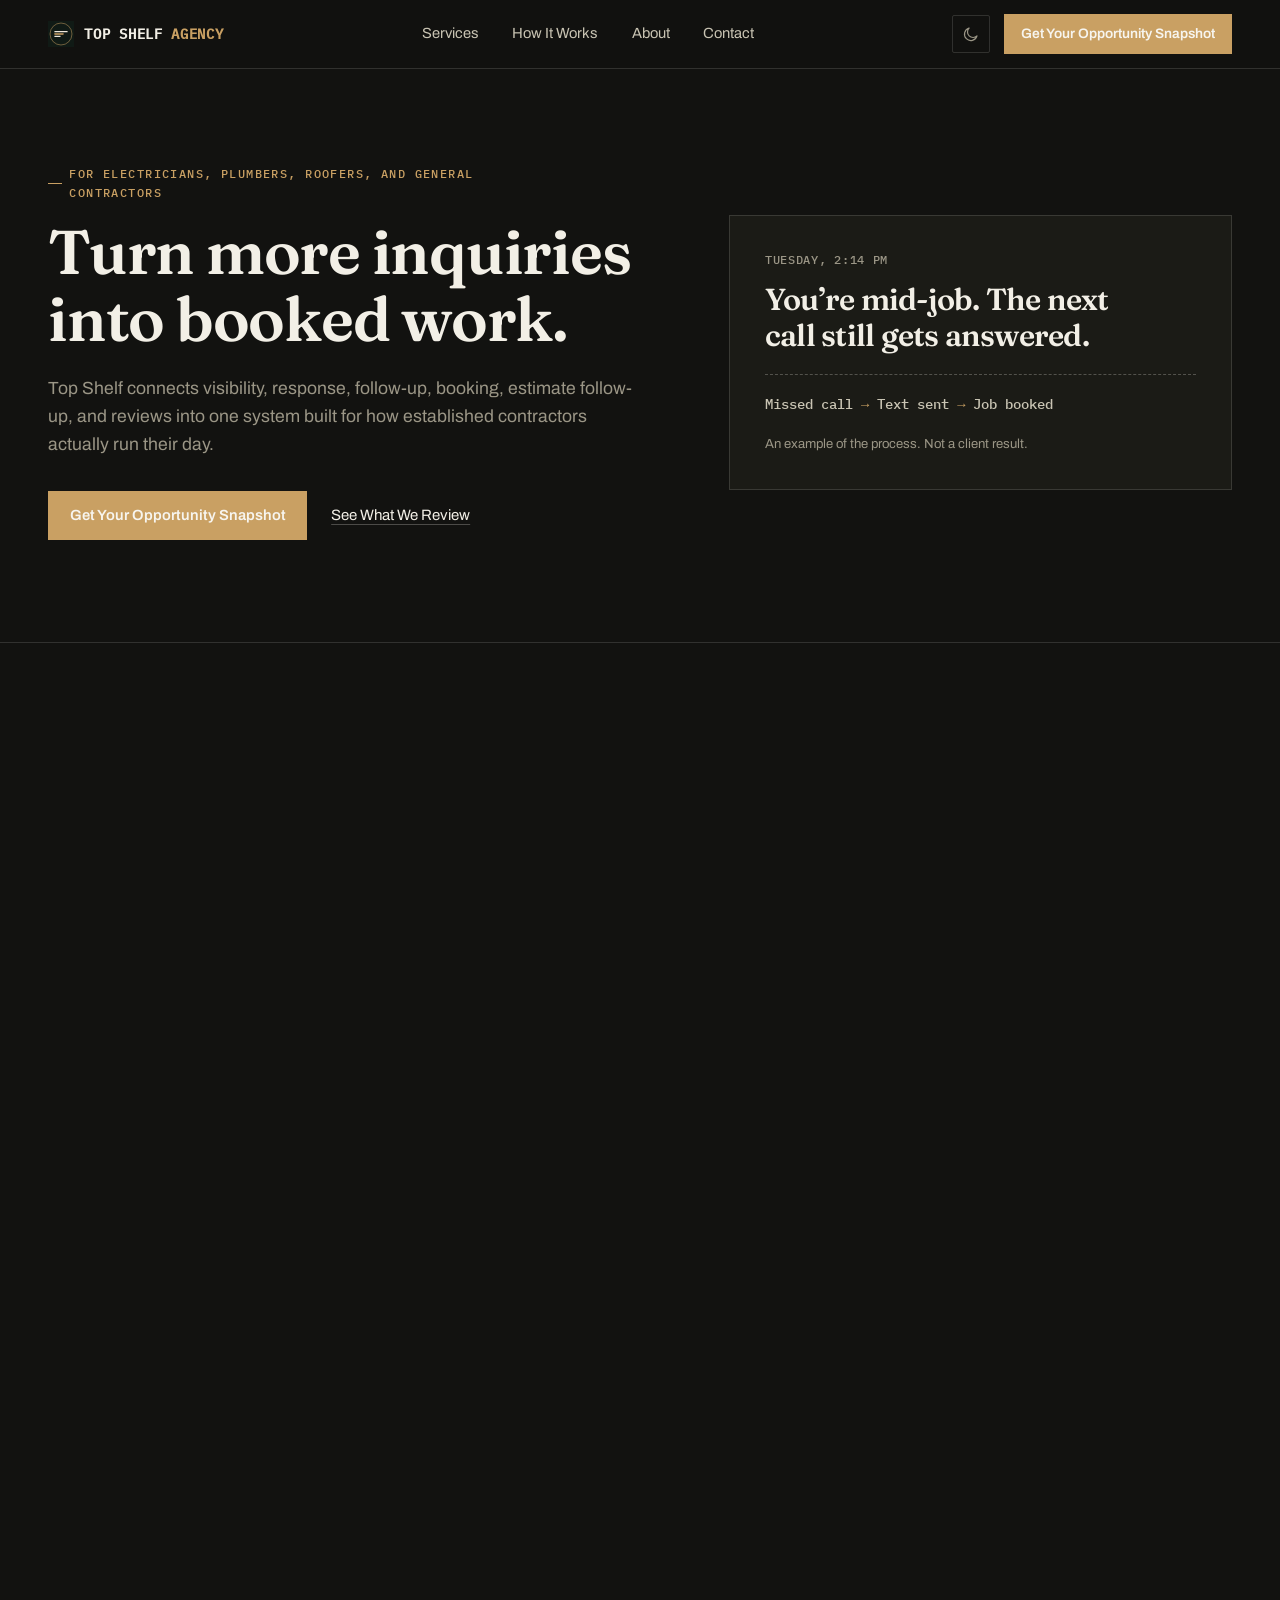
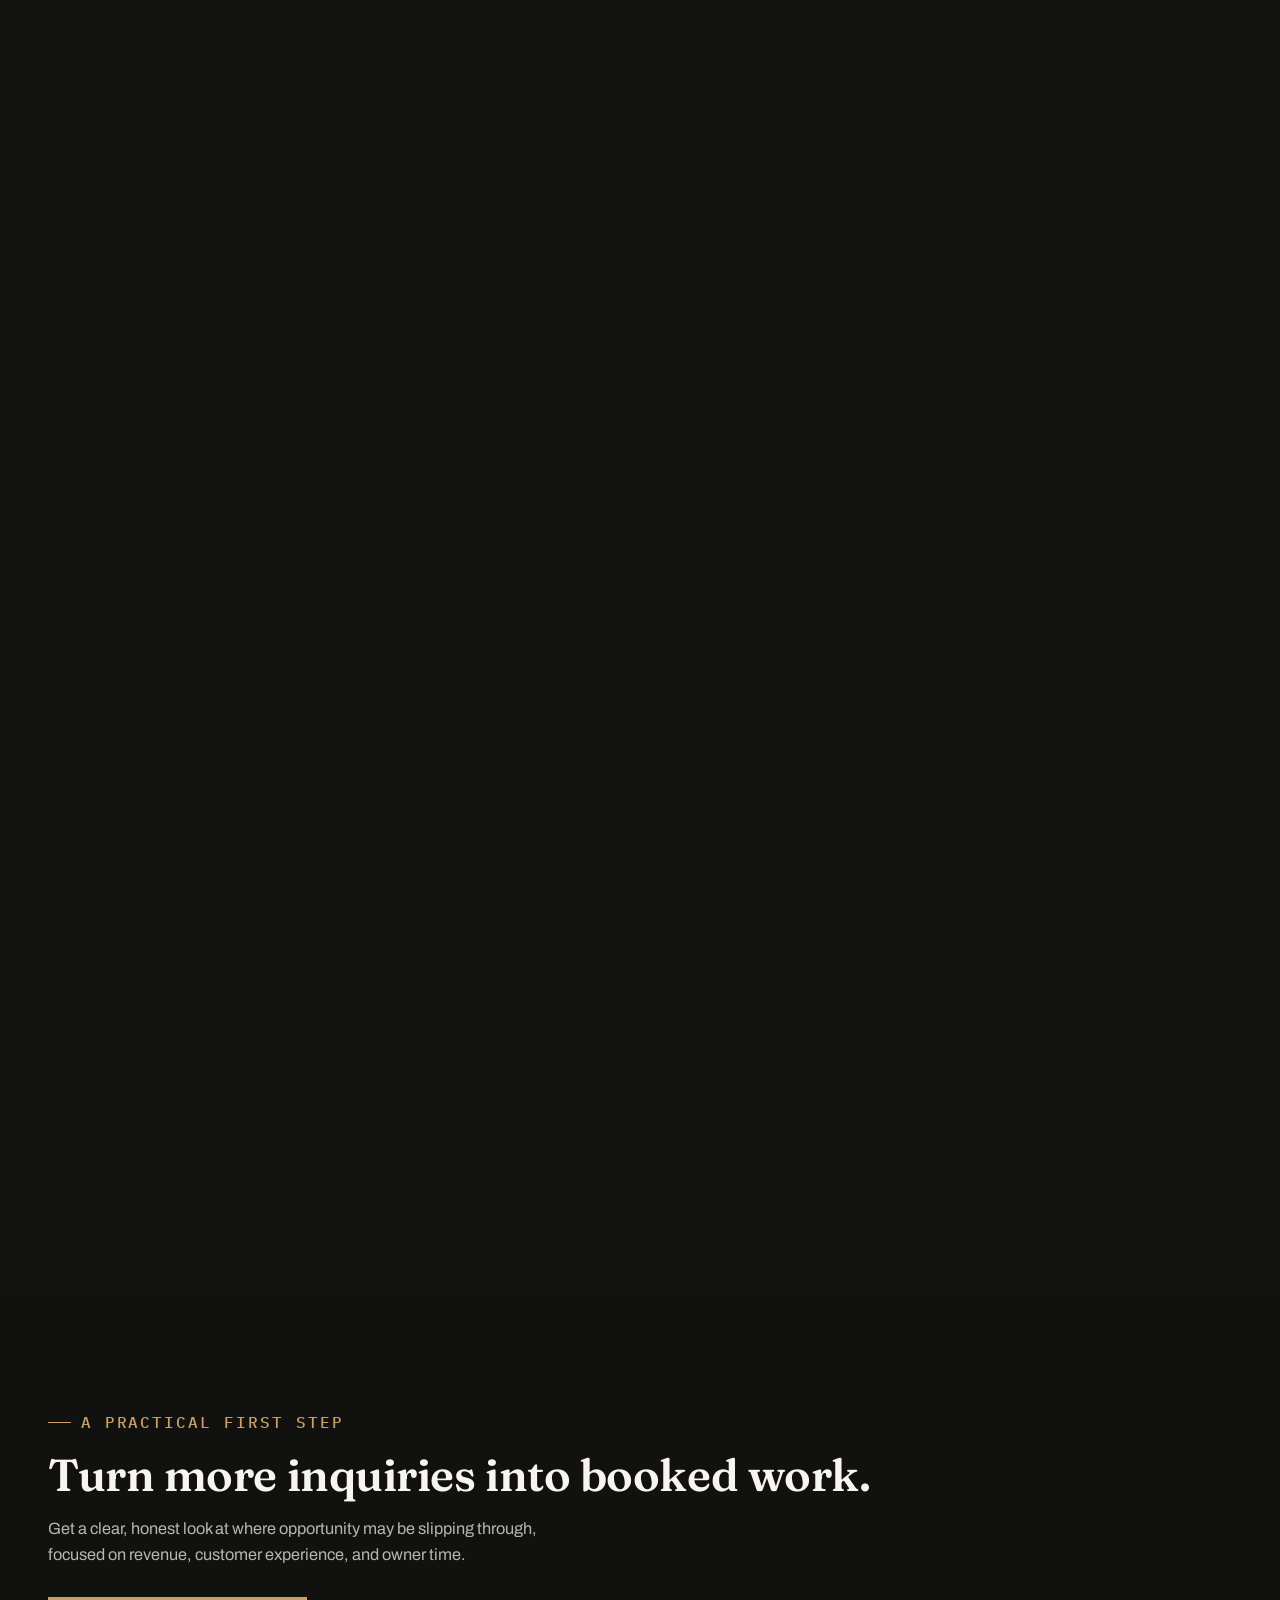
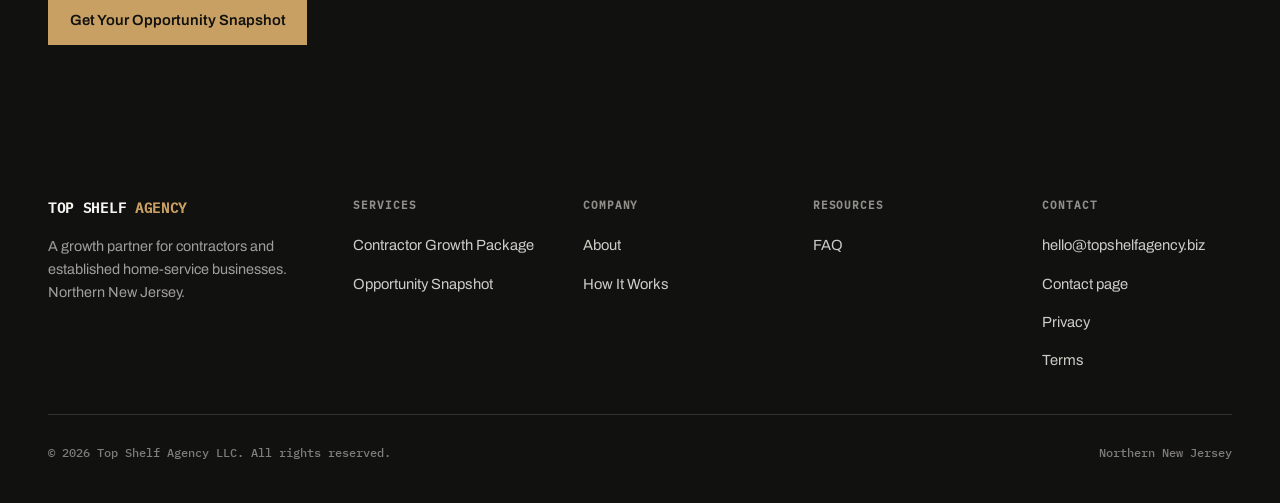
<file: index.html>
<!doctype html><html lang="en" data-theme="dark"><head><meta charset="utf-8"><script>(function(){var r=document.documentElement,t=null;try{t=localStorage.getItem('top-shelf-theme')||localStorage.getItem('theme')}catch(e){}r.setAttribute('data-theme',t==='light'?'light':'dark')})()</script><meta name="viewport" content="width=device-width,initial-scale=1"><title>Growth Partner for Contractors and Home-Service Businesses | Top Shelf Agency</title><meta name="description" content="Top Shelf helps electricians, plumbers, roofers, and general contractors turn more inquiries into booked work through one connected customer journey system."><link rel="canonical" href="https://topshelfagency.biz/"><link rel="icon" href="/favicon.ico"><link rel="stylesheet" href="/assets/brand.css"><link rel="stylesheet" href="/assets/site-dark.css"><link rel="stylesheet" href="/assets/brand-fixes.css"><link rel="stylesheet" href="/assets/review-notes.css"><link rel="stylesheet" href="/assets/owner-review-v2.css"><link rel="stylesheet" href="/assets/foundation.css"><!-- seo-layer --><meta name="robots" content="index,follow,max-snippet:-1,max-image-preview:large,max-video-preview:-1"><meta name="author" content="Top Shelf Agency LLC"><meta name="theme-color" content="#111b15"><meta property="og:site_name" content="Top Shelf Agency"><meta property="og:locale" content="en_US"><meta name="twitter:title" content="Growth Partner for Contractors and Home-Service Businesses | Top Shelf Agency"><meta name="twitter:description" content="Top Shelf helps electricians, plumbers, roofers, and general contractors turn more inquiries into booked work through one connected customer journey system."><meta name="twitter:image" content="https://topshelfagency.biz/assets/logo/og-image-1200x630.png"><meta property="og:type" content="website"><meta property="og:title" content="Growth Partner for Contractors and Home-Service Businesses | Top Shelf Agency"><meta property="og:description" content="Top Shelf helps electricians, plumbers, roofers, and general contractors turn more inquiries into booked work through one connected customer journey system."><meta property="og:url" content="https://topshelfagency.biz/"><meta property="og:image" content="https://topshelfagency.biz/assets/logo/og-image-1200x630.png"><meta name="twitter:card" content="summary_large_image"><script type="application/ld+json">{"@context":"https://schema.org","@graph":[{"@type":"Organization","@id":"https://topshelfagency.biz/#organization","name":"Top Shelf Agency","legalName":"Top Shelf Agency LLC","url":"https://topshelfagency.biz/","description":"A growth partner for contractors and established home-service businesses, connecting online visibility, lead response, follow-up, booking, and reviews into one customer journey system.","email":"hello@topshelfagency.biz","logo":{"@type":"ImageObject","@id":"https://topshelfagency.biz/#logo","url":"https://topshelfagency.biz/assets/logo/mark-512.png","contentUrl":"https://topshelfagency.biz/assets/logo/mark-512.png","width":512,"height":512},"image":{"@type":"ImageObject","url":"https://topshelfagency.biz/assets/logo/og-image-1200x630.png","width":1200,"height":630},"founder":{"@id":"https://topshelfagency.biz/#stephen-wierzbicki"},"areaServed":{"@type":"AdministrativeArea","name":"Northern New Jersey"},"knowsAbout":["Contractor lead follow-up","Missed-call response","Legitimate customer review requests","Lead organization","Speed to lead","Estimate follow-up"],"contactPoint":{"@type":"ContactPoint","contactType":"customer inquiries","email":"hello@topshelfagency.biz","areaServed":"US-NJ","availableLanguage":["English"]}},{"@type":"Person","@id":"https://topshelfagency.biz/#stephen-wierzbicki","name":"Stephen Wierzbicki","jobTitle":"Founder","worksFor":{"@id":"https://topshelfagency.biz/#organization"},"url":"https://topshelfagency.biz/about/"},{"@type":"WebSite","@id":"https://topshelfagency.biz/#website","name":"Top Shelf Agency","url":"https://topshelfagency.biz/","publisher":{"@id":"https://topshelfagency.biz/#organization"},"inLanguage":"en-US"},{"@type":"WebPage","@id":"https://topshelfagency.biz/#webpage","url":"https://topshelfagency.biz/","name":"Growth Partner for Contractors and Home-Service Businesses | Top Shelf Agency","description":"Top Shelf helps electricians, plumbers, roofers, and general contractors turn more inquiries into booked work through one connected customer journey system.","isPartOf":{"@id":"https://topshelfagency.biz/#website"},"about":{"@id":"https://topshelfagency.biz/#organization"},"publisher":{"@id":"https://topshelfagency.biz/#organization"},"inLanguage":"en-US","dateModified":"2026-07-20","primaryImageOfPage":{"@type":"ImageObject","url":"https://topshelfagency.biz/assets/logo/og-image-1200x630.png","width":1200,"height":630}}]}</script><script src="/assets/public-config.js"></script></head><body class="home-page"><a class="skip" href="#main">Skip to content</a><header class="nav ts-header" id="siteNav"><div class="ts-wrap ts-header-row"><a class="brand ts-brand" href="/"><img src="/assets/logo/logo-mark.svg" width="26" height="26" alt=""><span>TOP SHELF <b>AGENCY</b></span></a><nav class="ts-primary-nav" aria-label="Primary"><a href="/growth-package/">Services</a><a href="/how-it-works/">How It Works</a><a href="/about/">About</a><a href="/contact/">Contact</a></nav><div class="ts-header-actions"><button class="theme-toggle" id="themeToggle" type="button" aria-label="Switch to light mode">
<svg class="icon-sun" width="18" height="18" viewBox="0 0 24 24" fill="none" aria-hidden="true"><circle cx="12" cy="12" r="4" stroke="currentColor" stroke-width="1.6"/><path d="M12 2v2M12 20v2M4.2 4.2l1.4 1.4M18.4 18.4l1.4 1.4M2 12h2M20 12h2M4.2 19.8l1.4-1.4M18.4 5.6l1.4-1.4" stroke="currentColor" stroke-width="1.6" stroke-linecap="round"/></svg>
<svg class="icon-moon" width="18" height="18" viewBox="0 0 24 24" fill="none" aria-hidden="true"><path d="M20 14.5A8.5 8.5 0 1 1 9.5 4a7 7 0 0 0 10.5 10.5Z" stroke="currentColor" stroke-width="1.6" stroke-linejoin="round"/></svg>
</button><a class="ts-btn ts-btn-solid ts-btn-header" data-event="audit_cta_click" href="/growth-audit/">Get Your Opportunity Snapshot</a><button class="ts-nav-toggle" id="navToggle" aria-expanded="false" aria-controls="mobileMenu" aria-label="Open menu">
<svg class="icon-open" viewBox="0 0 24 24" fill="none" aria-hidden="true"><path d="M3 6h18M3 12h18M3 18h18" stroke="currentColor" stroke-width="1.8" stroke-linecap="round"/></svg>
<svg class="icon-close" viewBox="0 0 24 24" fill="none" aria-hidden="true"><path d="M5 5l14 14M19 5L5 19" stroke="currentColor" stroke-width="1.8" stroke-linecap="round"/></svg>
</button></div></div><nav id="mobileMenu" class="mobile-menu" aria-label="Mobile"><div class="ts-wrap"><a href="/growth-package/">Services</a><a href="/how-it-works/">How It Works</a><a href="/about/">About</a><a href="/contact/">Contact</a><a href="/faq/">FAQ</a><a class="ts-btn ts-btn-solid mobile-cta" data-event="audit_cta_click" href="/growth-audit/">Get Your Opportunity Snapshot</a></div></nav></header><main id="main"><section class="ts-hero"><div class="ts-wrap ts-hero-grid"><div><p class="ts-eyebrow">For Electricians, Plumbers, Roofers, and General Contractors</p><h1>Turn more inquiries into booked work.</h1><p class="ts-hero-lede">Top Shelf connects visibility, response, follow-up, booking, estimate follow-up, and reviews into one system built for how established contractors actually run their day.</p><div class="ts-hero-actions"><a class="ts-btn ts-btn-solid" data-event="audit_cta_click" href="/growth-audit/">Get Your Opportunity Snapshot</a><a class="ts-hero-link" href="#opportunity-snapshot">See What We Review</a></div></div><aside class="ts-ticket"><p class="ts-ticket-time">Tuesday, 2:14 PM</p><h2>You&#8217;re mid-job. The next call still gets answered.</h2><p class="ts-ticket-flow">Missed call <span aria-hidden="true">&rarr;</span> Text sent <span aria-hidden="true">&rarr;</span> Job booked</p><p class="ts-ticket-note">An example of the process. Not a client result.</p></aside></div></section>

<section class="ts-audience ts-reveal"><div class="ts-wrap"><p class="ts-audience-label">Top Shelf works with established home-service businesses, including:</p><div class="ts-audience-grid"><div class="ts-audience-item"><svg viewBox="0 0 24 24" fill="none" aria-hidden="true"><path d="M13 2 4 14h6l-1 8 9-12h-6l1-8Z" stroke="currentColor" stroke-width="1.6" stroke-linejoin="round"/></svg><span>Electricians</span></div><div class="ts-audience-item"><svg viewBox="0 0 24 24" fill="none" aria-hidden="true"><path d="M8 3h8M9 3v4a3 3 0 0 0 6 0V3M12 10v11M8 21h8" stroke="currentColor" stroke-width="1.6" stroke-linecap="round"/></svg><span>Plumbers</span></div><div class="ts-audience-item"><svg viewBox="0 0 24 24" fill="none" aria-hidden="true"><path d="M3 12 12 5l9 7M6 12v8h12v-8" stroke="currentColor" stroke-width="1.6" stroke-linejoin="round"/></svg><span>Roofers</span></div><div class="ts-audience-item"><svg viewBox="0 0 24 24" fill="none" aria-hidden="true"><path d="M14.7 6.3a3 3 0 0 1 4 4L9 20l-5 1 1-5Z" stroke="currentColor" stroke-width="1.6" stroke-linejoin="round"/></svg><span>General Contractors</span></div></div></div></section>

<section class="ts-section ts-section-compact ts-reveal"><div class="ts-wrap ts-problem-grid"><div class="ts-head"><p class="ts-eyebrow">Where opportunity leaks</p><h2>Good work is not the problem. The gaps around it are.</h2><p class="ts-lede">Most lost jobs are not lost on quality. They slip away in the moments between an inquiry and a booked job, or between a finished job and the next one.</p></div><ol class="ts-ledger"><li class="ts-ledger-row"><span class="ts-ledger-num">01</span><div><h3>Inquiry to first response</h3><p>A homeowner reaches out. How long before someone actually replies?</p></div></li><li class="ts-ledger-row"><span class="ts-ledger-num">02</span><div><h3>Missed call to recovery</h3><p>The phone rings during a job. What happens next decides whether that lead is still warm.</p></div></li><li class="ts-ledger-row"><span class="ts-ledger-num">03</span><div><h3>Estimate to follow-up</h3><p>A quote goes out. Without a next step, it quietly goes cold.</p></div></li><li class="ts-ledger-row"><span class="ts-ledger-num">04</span><div><h3>Completed job to review</h3><p>The work is done and the customer is happy. Asking for a review is easy to forget.</p></div></li><li class="ts-ledger-row"><span class="ts-ledger-num">05</span><div><h3>One-time customer to repeat work</h3><p>A satisfied customer becomes a repeat customer only if someone stays in touch.</p></div></li></ol></div></section>

<section class="ts-section ts-reveal"><div class="ts-wrap"><div class="ts-head"><p class="ts-eyebrow">One connected system</p><h2>Four systems, working together.</h2><p class="ts-lede">Each piece hands off to the next, so nothing depends on someone remembering to follow up.</p></div><div class="ts-systems-grid"><article class="ts-system"><span class="ts-system-num">01</span><h3>Get Found</h3><p class="ts-system-sub">Visibility and reputation</p><p>Show up clearly online and keep new customers finding you.</p></article><article class="ts-system"><span class="ts-system-num">02</span><h3>Respond Fast</h3><p class="ts-system-sub">Lead capture, missed-call recovery, speed-to-lead</p><p>Capture the call, text, or form the moment it happens, even when you can&#8217;t pick up.</p></article><article class="ts-system"><span class="ts-system-num">03</span><h3>Turn Interest Into Booked Work</h3><p class="ts-system-sub">Automated follow-up, booking, estimate follow-up</p><p>Keep estimates and inquiries moving until they become a scheduled job.</p></article><article class="ts-system"><span class="ts-system-num">04</span><h3>Build Repeat Demand</h3><p class="ts-system-sub">Reviews, retention, customer experience</p><p>Turn finished jobs into honest reviews and repeat calls.</p></article></div></div></section>

<section class="ts-section ts-snapshot ts-reveal" id="opportunity-snapshot"><div class="ts-wrap ts-snapshot-grid"><div><p class="ts-eyebrow">The first step</p><h2>Get Your Opportunity Snapshot</h2><p class="ts-lede">This is the same practical review Top Shelf has always offered, now with a clearer name. It is a diagnostic first step, not a software signup.</p><ul class="ts-check-list"><li><svg viewBox="0 0 24 24" fill="none" aria-hidden="true"><path d="M5 13l4 4L19 7" stroke="currentColor" stroke-width="2" stroke-linecap="round" stroke-linejoin="round"/></svg>Missed calls and how fast you respond</li><li><svg viewBox="0 0 24 24" fill="none" aria-hidden="true"><path d="M5 13l4 4L19 7" stroke="currentColor" stroke-width="2" stroke-linecap="round" stroke-linejoin="round"/></svg>How inquiries and estimates are followed up</li><li><svg viewBox="0 0 24 24" fill="none" aria-hidden="true"><path d="M5 13l4 4L19 7" stroke="currentColor" stroke-width="2" stroke-linecap="round" stroke-linejoin="round"/></svg>How, and whether, you ask for reviews</li><li><svg viewBox="0 0 24 24" fill="none" aria-hidden="true"><path d="M5 13l4 4L19 7" stroke="currentColor" stroke-width="2" stroke-linecap="round" stroke-linejoin="round"/></svg>What is publicly visible about your business online</li><li><svg viewBox="0 0 24 24" fill="none" aria-hidden="true"><path d="M5 13l4 4L19 7" stroke="currentColor" stroke-width="2" stroke-linecap="round" stroke-linejoin="round"/></svg>Where the owner or office ends up doing repetitive manual work</li></ul><p class="ts-snapshot-note">We start with what is already working. Where we cannot confirm something publicly, we say so rather than assume it is missing. Any opportunity we surface still needs your confirmation.</p></div><div class="ts-snapshot-side"><h3>What you receive</h3><p>A short, honest look at up to three specific opportunities, focused on revenue, customer experience, and owner time, along with what is already working well. Stephen Wierzbicki reviews what you share, verifies what is publicly visible, and follows up directly.</p><a class="ts-btn ts-btn-solid" data-event="audit_cta_click" href="/growth-audit/">Get Your Opportunity Snapshot</a><p class="ts-snapshot-fine">Not a software trial. Not an automatic sign-up.</p></div></div></section>

<section class="ts-progression ts-reveal"><div class="ts-wrap"><div class="ts-progression-caption"><p class="ts-eyebrow">How a job moves through the system</p><h2>One inquiry, followed all the way through.</h2></div><ol class="ts-rail"><li><span class="ts-rail-label">Inquiry</span><span class="ts-rail-state">Received</span></li><li><span class="ts-rail-label">Responded</span><span class="ts-rail-state">Same day</span></li><li><span class="ts-rail-label">Booked</span><span class="ts-rail-state">Scheduled</span></li><li><span class="ts-rail-label">Estimate</span><span class="ts-rail-state">Followed up</span></li><li><span class="ts-rail-label">Job</span><span class="ts-rail-state">Completed</span></li><li><span class="ts-rail-label">Review</span><span class="ts-rail-state">Requested</span></li><li><span class="ts-rail-label">Referral</span><span class="ts-rail-state">Repeat work</span></li></ol><p class="ts-progression-note">An illustration of the process. Actual steps depend on what your business already has in place.</p></div></section>

<section class="ts-section ts-section-compact ts-reveal"><div class="ts-wrap"><div class="ts-head"><p class="ts-eyebrow">How we work</p><h2>A practical method, not a guess.</h2></div><div class="ts-method"><div class="ts-method-row"><h3>What we inspect</h3><p>We start with what is publicly visible: response speed signals, review activity, and basic online visibility. Nothing about your internal systems is assumed.</p></div><div class="ts-method-row"><h3>How we prioritize</h3><p>Opportunities are ranked by likely effect on revenue, customer experience, and owner time, not by what is easiest to sell.</p></div><div class="ts-method-row"><h3>What implementation can include</h3><p>Depending on what is confirmed, work may include missed-call recovery, follow-up sequences, booking, review requests, and reporting, connected as one system rather than separate tools.</p></div><div class="ts-method-row"><h3>How the journey stays connected</h3><p>Every piece is built to hand off cleanly to the next: a missed call becomes a text, a completed job becomes a review request, without extra manual steps.</p></div><div class="ts-method-row"><h3>What you receive</h3><p>A clear explanation of what was found, what it could mean for your business, and what testing looks like before anything goes live.</p></div></div></div></section>

<section class="ts-section ts-reveal"><div class="ts-wrap"><div class="ts-head"><p class="ts-eyebrow">Why Top Shelf</p><h2>Built around how contractors actually work.</h2></div><div class="ts-why-grid"><article class="ts-why-item"><h3>Contractor-context first</h3><p>We understand how estimates, callbacks, and job scheduling actually work in the field.</p></article><article class="ts-why-item"><h3>One connected customer journey</h3><p>Visibility, response, follow-up, booking, and reviews work together instead of living in separate tools.</p></article><article class="ts-why-item"><h3>Fast-response systems</h3><p>The moments right after an inquiry or missed call matter most, and they are built to move fast.</p></article><article class="ts-why-item"><h3>Practical follow-up</h3><p>Estimates and inquiries get a real next step instead of going quiet.</p></article><article class="ts-why-item"><h3>Reputation after the job</h3><p>Honest review requests go out after work is actually completed.</p></article><article class="ts-why-item"><h3>Built around owner time</h3><p>Every system is built to reduce repetitive work for the owner or office, not add to it.</p></article></div></div></section>

<section class="ts-section ts-section-compact ts-reveal"><div class="ts-wrap"><div class="ts-head"><p class="ts-eyebrow">Questions</p><h2>Straight answers before you request a Snapshot.</h2></div><div class="ts-faq-list"><details><summary><h3>Is this another lead-generation package?</h3></summary><p>No. Top Shelf focuses on what happens after someone reaches out, not on generating more traffic. The goal is to help you keep and convert the inquiries you are already getting.</p></details><details><summary><h3>Do I need to replace my current tools?</h3></summary><p>Not without a verified reason and your approval. We start by confirming what is already working and build around it where we can.</p></details><details><summary><h3>What does the Opportunity Snapshot include?</h3></summary><p>A short review of your visibility, response speed, follow-up, and review activity, focused on up to three specific opportunities along with what is already working well.</p></details><details><summary><h3>What happens after the Snapshot?</h3></summary><p>You will hear directly from Top Shelf with what was found. Nothing is recommended or built before it is confirmed with you.</p></details><details><summary><h3>Is this only for large contractors?</h3></summary><p>No. It is built for established electricians, plumbers, roofers, and general contractors, most often smaller teams where the owner or office still handles a lot directly.</p></details><details><summary><h3>What powers the technical side of this?</h3></summary><p>A dedicated delivery platform runs behind the scenes to handle scheduling, messaging, and follow-up. It stays out of your way. You work with Top Shelf, not a piece of software.</p></details><details><summary><h3>Is Agency OS software?</h3></summary><p>No. It is Top Shelf&#8217;s internal playbook for how work gets done. It is not sold or accessed separately.</p></details><details><summary><h3>What information is needed to begin?</h3></summary><p>Just your business details and a short description of where things currently stand. No passwords or customer data.</p></details></div></div></section><section class="final"><div class="ts-wrap"><p class="ts-eyebrow">A practical first step</p><h2>Turn more inquiries into booked work.</h2><p>Get a clear, honest look at where opportunity may be slipping through, focused on revenue, customer experience, and owner time.</p><a class="ts-btn ts-btn-solid" data-event="audit_cta_click" href="/growth-audit/">Get Your Opportunity Snapshot</a></div></section></main><footer><div class="ts-wrap"><div class="ts-foot-top"><div class="ts-foot-brand"><a class="brand ts-brand" href="/"><span>TOP SHELF <b>AGENCY</b></span></a><p>A growth partner for contractors and established home-service businesses. Northern New Jersey.</p></div><nav class="ts-foot-col" aria-label="Services"><h4>Services</h4><ul><li><a href="/growth-package/">Contractor Growth Package</a></li><li><a href="/growth-audit/">Opportunity Snapshot</a></li></ul></nav><nav class="ts-foot-col" aria-label="Company"><h4>Company</h4><ul><li><a href="/about/">About</a></li><li><a href="/how-it-works/">How It Works</a></li></ul></nav><nav class="ts-foot-col" aria-label="Resources"><h4>Resources</h4><ul><li><a href="/faq/">FAQ</a></li></ul></nav><nav class="ts-foot-col" aria-label="Contact and legal"><h4>Contact</h4><ul><li><a data-event="click_to_email" href="mailto:hello@topshelfagency.biz">hello@topshelfagency.biz</a></li><li><a href="/contact/">Contact page</a></li><li><a href="/privacy/">Privacy</a></li><li><a href="/terms/">Terms</a></li></ul></nav></div><div class="ts-foot-bottom"><span>&copy; 2026 Top Shelf Agency LLC. All rights reserved.</span><span>Northern New Jersey</span></div></div></footer><script src="/assets/site-public.js"></script></body></html>
</file>
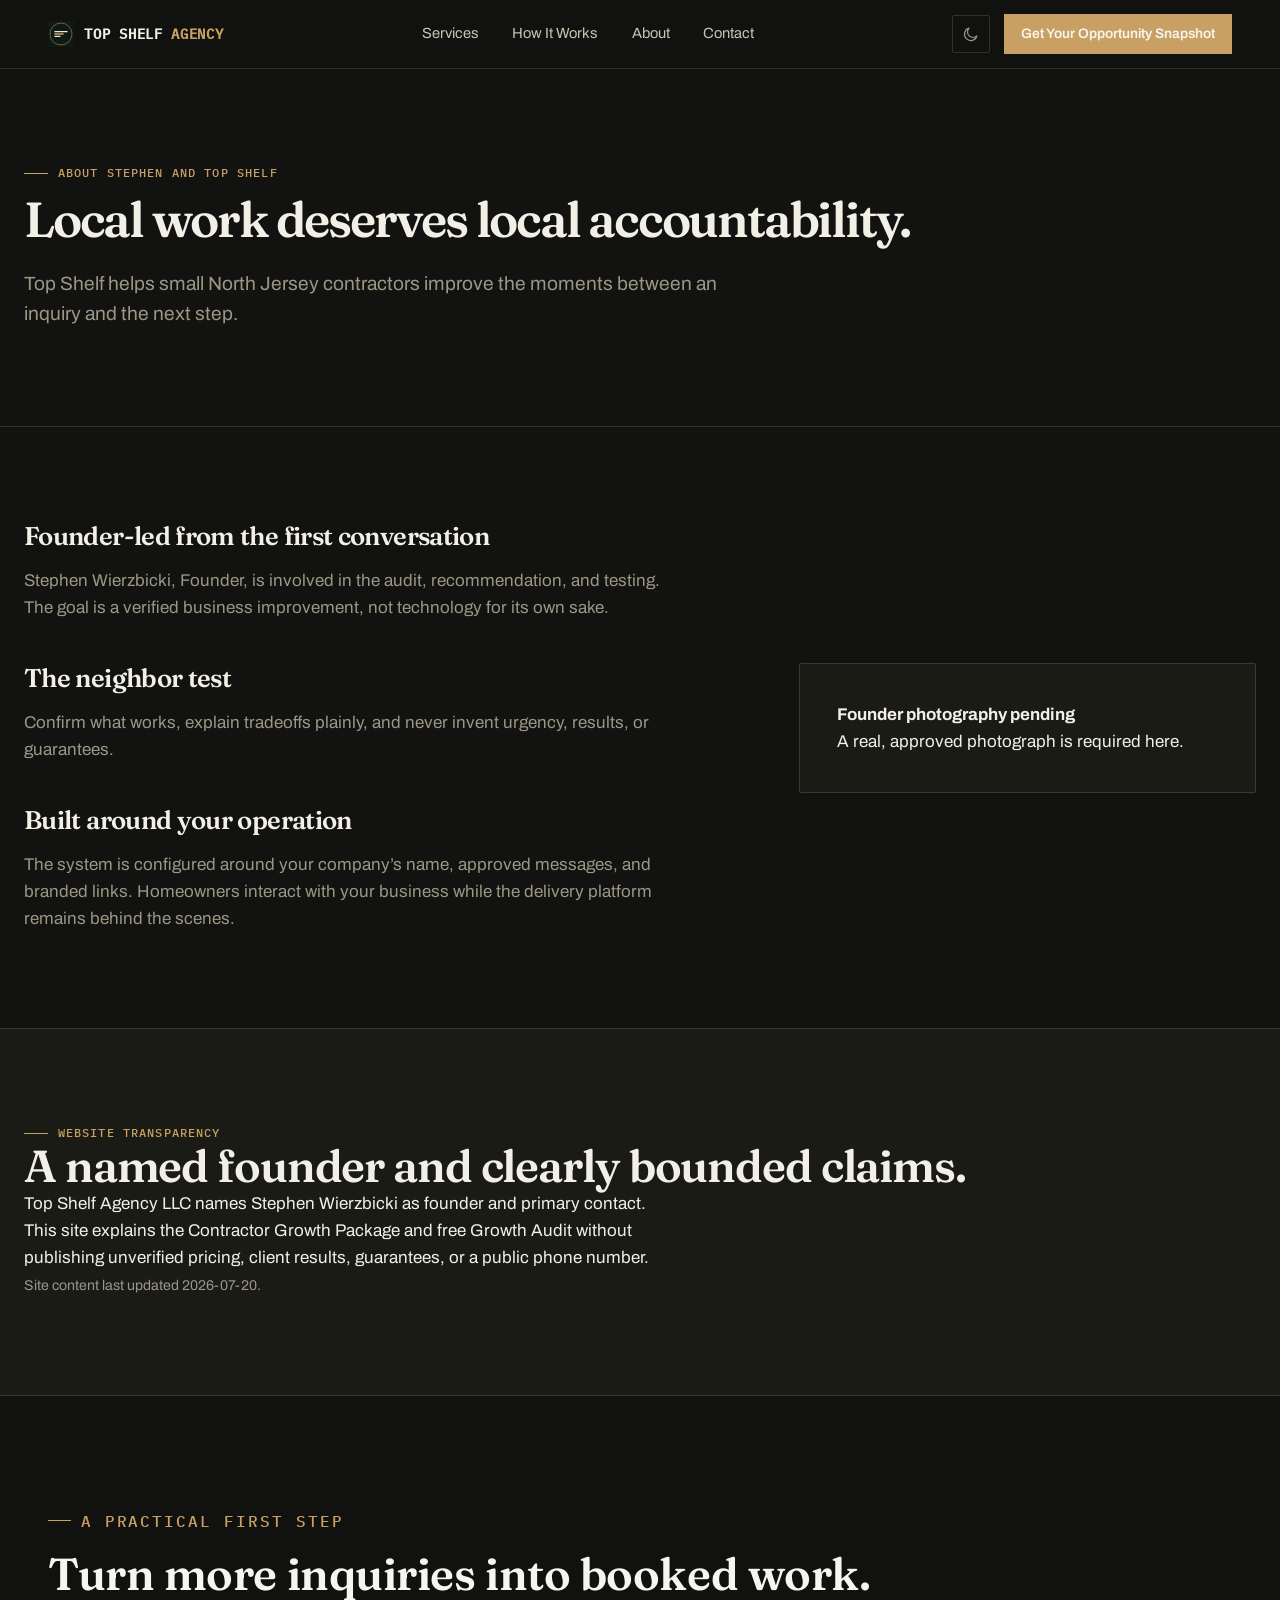
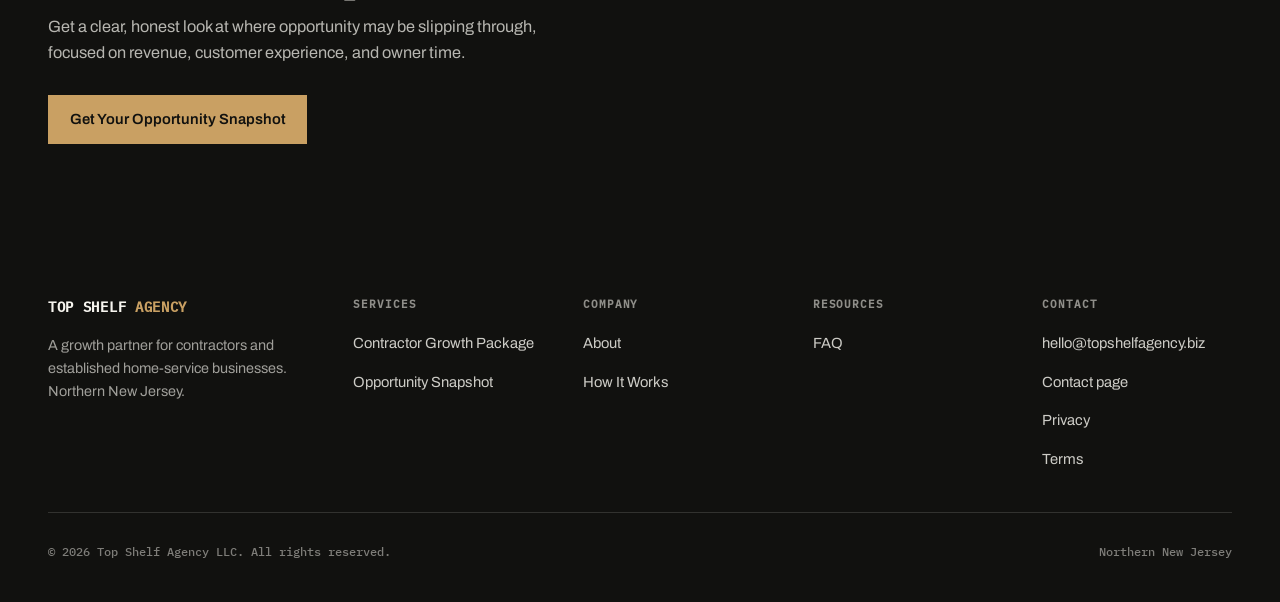
<file: about/index.html>
<!doctype html><html lang="en" data-theme="dark"><head><meta charset="utf-8"><script>(function(){var r=document.documentElement,t=null;try{t=localStorage.getItem('top-shelf-theme')||localStorage.getItem('theme')}catch(e){}r.setAttribute('data-theme',t==='light'?'light':'dark')})()</script><meta name="viewport" content="width=device-width,initial-scale=1"><title>About Stephen Wierzbicki | Top Shelf Agency</title><meta name="description" content="Meet Stephen Wierzbicki, founder of Top Shelf Agency, a North Jersey partner for practical contractor growth and lead follow-up systems."><link rel="canonical" href="https://topshelfagency.biz/about/"><link rel="icon" href="/favicon.ico"><link rel="stylesheet" href="/assets/brand.css"><link rel="stylesheet" href="/assets/site-dark.css"><link rel="stylesheet" href="/assets/brand-fixes.css"><link rel="stylesheet" href="/assets/review-notes.css"><link rel="stylesheet" href="/assets/owner-review-v2.css"><link rel="stylesheet" href="/assets/foundation.css"><!-- seo-layer --><meta name="robots" content="index,follow,max-snippet:-1,max-image-preview:large,max-video-preview:-1"><meta name="author" content="Top Shelf Agency LLC"><meta name="theme-color" content="#111b15"><meta property="og:site_name" content="Top Shelf Agency"><meta property="og:locale" content="en_US"><meta name="twitter:title" content="About Stephen Wierzbicki | Top Shelf Agency"><meta name="twitter:description" content="Meet Stephen Wierzbicki, founder of Top Shelf Agency, a North Jersey partner for practical contractor growth and lead follow-up systems."><meta name="twitter:image" content="https://topshelfagency.biz/assets/logo/og-image-1200x630.png"><meta property="og:type" content="website"><meta property="og:title" content="About Stephen Wierzbicki | Top Shelf Agency"><meta property="og:description" content="Meet Stephen Wierzbicki, founder of Top Shelf Agency, a North Jersey partner for practical contractor growth and lead follow-up systems."><meta property="og:url" content="https://topshelfagency.biz/about/"><meta property="og:image" content="https://topshelfagency.biz/assets/logo/og-image-1200x630.png"><meta name="twitter:card" content="summary_large_image"><script type="application/ld+json">{"@context":"https://schema.org","@graph":[{"@type":"Organization","@id":"https://topshelfagency.biz/#organization","name":"Top Shelf Agency","legalName":"Top Shelf Agency LLC","url":"https://topshelfagency.biz/","description":"A growth partner for contractors and established home-service businesses, connecting online visibility, lead response, follow-up, booking, and reviews into one customer journey system.","email":"hello@topshelfagency.biz","logo":{"@type":"ImageObject","@id":"https://topshelfagency.biz/#logo","url":"https://topshelfagency.biz/assets/logo/mark-512.png","contentUrl":"https://topshelfagency.biz/assets/logo/mark-512.png","width":512,"height":512},"image":{"@type":"ImageObject","url":"https://topshelfagency.biz/assets/logo/og-image-1200x630.png","width":1200,"height":630},"founder":{"@id":"https://topshelfagency.biz/#stephen-wierzbicki"},"areaServed":{"@type":"AdministrativeArea","name":"Northern New Jersey"},"knowsAbout":["Contractor lead follow-up","Missed-call response","Legitimate customer review requests","Lead organization","Speed to lead","Estimate follow-up"],"contactPoint":{"@type":"ContactPoint","contactType":"customer inquiries","email":"hello@topshelfagency.biz","areaServed":"US-NJ","availableLanguage":["English"]}},{"@type":"Person","@id":"https://topshelfagency.biz/#stephen-wierzbicki","name":"Stephen Wierzbicki","jobTitle":"Founder","worksFor":{"@id":"https://topshelfagency.biz/#organization"},"url":"https://topshelfagency.biz/about/"},{"@type":"WebSite","@id":"https://topshelfagency.biz/#website","name":"Top Shelf Agency","url":"https://topshelfagency.biz/","publisher":{"@id":"https://topshelfagency.biz/#organization"},"inLanguage":"en-US"},{"@type":"AboutPage","@id":"https://topshelfagency.biz/about/#webpage","url":"https://topshelfagency.biz/about/","name":"About Stephen Wierzbicki | Top Shelf Agency","description":"Meet Stephen Wierzbicki, founder of Top Shelf Agency, a North Jersey partner for practical contractor growth and lead follow-up systems.","isPartOf":{"@id":"https://topshelfagency.biz/#website"},"about":[{"@id":"https://topshelfagency.biz/#stephen-wierzbicki"},{"@id":"https://topshelfagency.biz/#organization"}],"publisher":{"@id":"https://topshelfagency.biz/#organization"},"inLanguage":"en-US","dateModified":"2026-07-20","primaryImageOfPage":{"@type":"ImageObject","url":"https://topshelfagency.biz/assets/logo/og-image-1200x630.png","width":1200,"height":630}}]}</script><script src="/assets/public-config.js"></script></head><body><a class="skip" href="#main">Skip to content</a><header class="nav ts-header" id="siteNav"><div class="ts-wrap ts-header-row"><a class="brand ts-brand" href="/"><img src="/assets/logo/logo-mark.svg" width="26" height="26" alt=""><span>TOP SHELF <b>AGENCY</b></span></a><nav class="ts-primary-nav" aria-label="Primary"><a href="/growth-package/">Services</a><a href="/how-it-works/">How It Works</a><a href="/about/">About</a><a href="/contact/">Contact</a></nav><div class="ts-header-actions"><button class="theme-toggle" id="themeToggle" type="button" aria-label="Switch to light mode">
<svg class="icon-sun" width="18" height="18" viewBox="0 0 24 24" fill="none" aria-hidden="true"><circle cx="12" cy="12" r="4" stroke="currentColor" stroke-width="1.6"/><path d="M12 2v2M12 20v2M4.2 4.2l1.4 1.4M18.4 18.4l1.4 1.4M2 12h2M20 12h2M4.2 19.8l1.4-1.4M18.4 5.6l1.4-1.4" stroke="currentColor" stroke-width="1.6" stroke-linecap="round"/></svg>
<svg class="icon-moon" width="18" height="18" viewBox="0 0 24 24" fill="none" aria-hidden="true"><path d="M20 14.5A8.5 8.5 0 1 1 9.5 4a7 7 0 0 0 10.5 10.5Z" stroke="currentColor" stroke-width="1.6" stroke-linejoin="round"/></svg>
</button><a class="ts-btn ts-btn-solid ts-btn-header" data-event="audit_cta_click" href="/growth-audit/">Get Your Opportunity Snapshot</a><button class="ts-nav-toggle" id="navToggle" aria-expanded="false" aria-controls="mobileMenu" aria-label="Open menu">
<svg class="icon-open" viewBox="0 0 24 24" fill="none" aria-hidden="true"><path d="M3 6h18M3 12h18M3 18h18" stroke="currentColor" stroke-width="1.8" stroke-linecap="round"/></svg>
<svg class="icon-close" viewBox="0 0 24 24" fill="none" aria-hidden="true"><path d="M5 5l14 14M19 5L5 19" stroke="currentColor" stroke-width="1.8" stroke-linecap="round"/></svg>
</button></div></div><nav id="mobileMenu" class="mobile-menu" aria-label="Mobile"><div class="ts-wrap"><a href="/growth-package/">Services</a><a href="/how-it-works/">How It Works</a><a href="/about/">About</a><a href="/contact/">Contact</a><a href="/faq/">FAQ</a><a class="ts-btn ts-btn-solid mobile-cta" data-event="audit_cta_click" href="/growth-audit/">Get Your Opportunity Snapshot</a></div></nav></header><main id="main"><section class="page-head"><div class="wrap"><p class="eyebrow">About Stephen and Top Shelf</p><h1>Local work deserves local accountability.</h1><p class="lede">Top Shelf helps small North Jersey contractors improve the moments between an inquiry and the next step.</p></div></section><section><div class="wrap split"><div class="prose"><h2>Founder-led from the first conversation</h2><p>Stephen Wierzbicki, Founder, is involved in the audit, recommendation, and testing. The goal is a verified business improvement, not technology for its own sake.</p><h2>The neighbor test</h2><p>Confirm what works, explain tradeoffs plainly, and never invent urgency, results, or guarantees.</p><h2>Built around your operation</h2><p>The system is configured around your company’s name, approved messages, and branded links. Homeowners interact with your business while the delivery platform remains behind the scenes.</p></div><div class="placeholder"><b>Founder photography pending</b><p>A real, approved photograph is required here.</p></div></div></section><section class="surface" aria-labelledby="site-transparency"><div class="wrap"><p class="eyebrow">Website transparency</p><h2 id="site-transparency">A named founder and clearly bounded claims.</h2><p>Top Shelf Agency LLC names Stephen Wierzbicki as founder and primary contact. This site explains the Contractor Growth Package and free Growth Audit without publishing unverified pricing, client results, guarantees, or a public phone number.</p><small>Site content last updated 2026-07-20.</small></div></section><section class="final"><div class="ts-wrap"><p class="ts-eyebrow">A practical first step</p><h2>Turn more inquiries into booked work.</h2><p>Get a clear, honest look at where opportunity may be slipping through, focused on revenue, customer experience, and owner time.</p><a class="ts-btn ts-btn-solid" data-event="audit_cta_click" href="/growth-audit/">Get Your Opportunity Snapshot</a></div></section></main><footer><div class="ts-wrap"><div class="ts-foot-top"><div class="ts-foot-brand"><a class="brand ts-brand" href="/"><span>TOP SHELF <b>AGENCY</b></span></a><p>A growth partner for contractors and established home-service businesses. Northern New Jersey.</p></div><nav class="ts-foot-col" aria-label="Services"><h4>Services</h4><ul><li><a href="/growth-package/">Contractor Growth Package</a></li><li><a href="/growth-audit/">Opportunity Snapshot</a></li></ul></nav><nav class="ts-foot-col" aria-label="Company"><h4>Company</h4><ul><li><a href="/about/">About</a></li><li><a href="/how-it-works/">How It Works</a></li></ul></nav><nav class="ts-foot-col" aria-label="Resources"><h4>Resources</h4><ul><li><a href="/faq/">FAQ</a></li></ul></nav><nav class="ts-foot-col" aria-label="Contact and legal"><h4>Contact</h4><ul><li><a data-event="click_to_email" href="mailto:hello@topshelfagency.biz">hello@topshelfagency.biz</a></li><li><a href="/contact/">Contact page</a></li><li><a href="/privacy/">Privacy</a></li><li><a href="/terms/">Terms</a></li></ul></nav></div><div class="ts-foot-bottom"><span>&copy; 2026 Top Shelf Agency LLC. All rights reserved.</span><span>Northern New Jersey</span></div></div></footer><script src="/assets/site-public.js"></script></body></html>
</file>
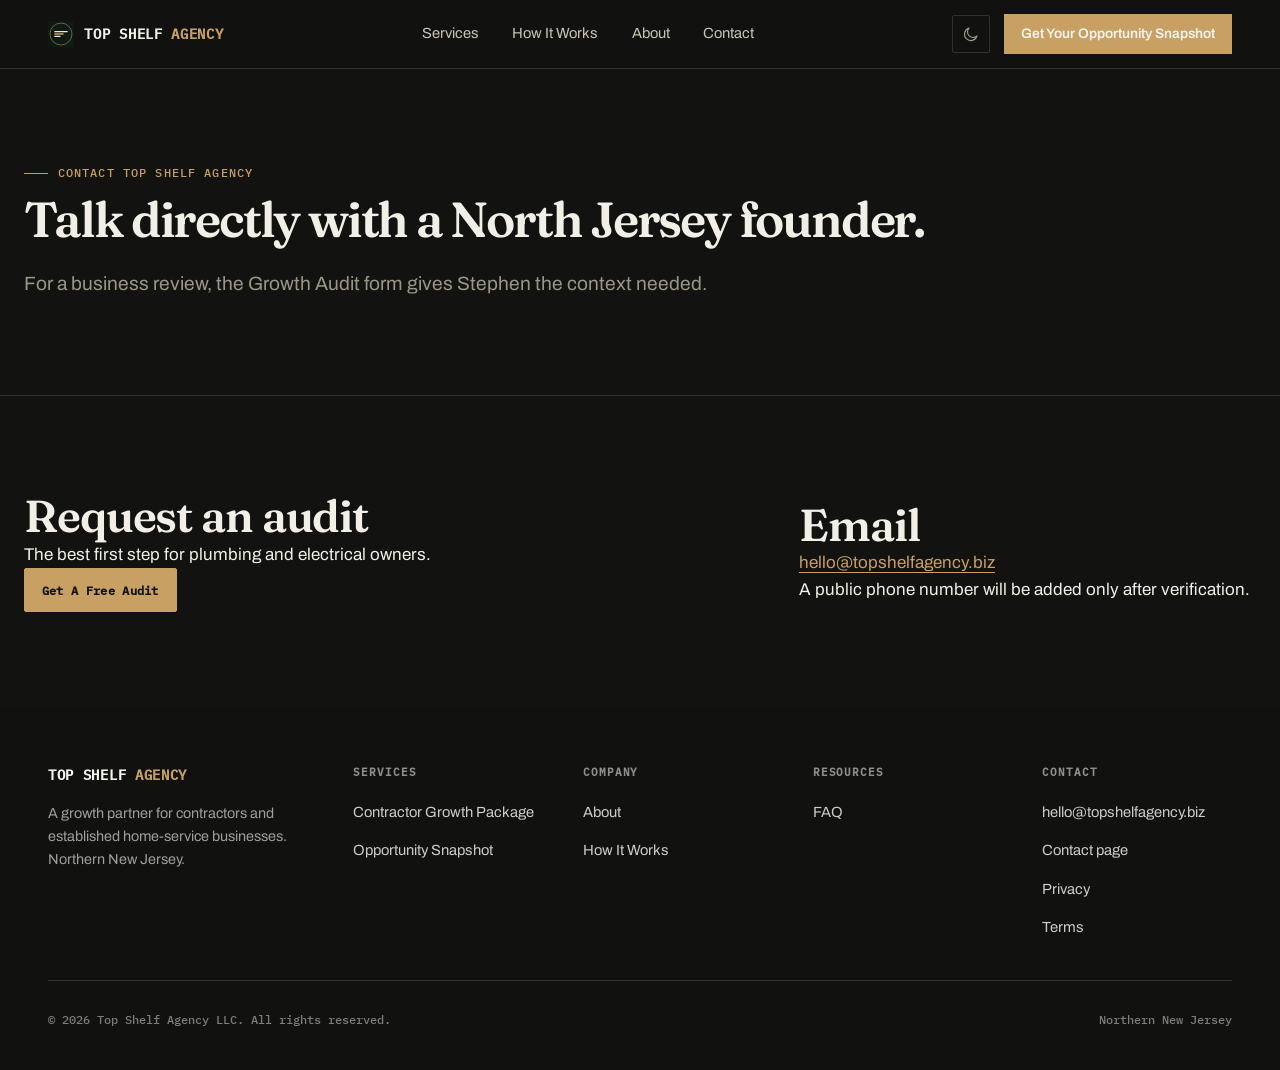
<file: contact/index.html>
<!doctype html><html lang="en" data-theme="dark"><head><meta charset="utf-8"><script>(function(){var r=document.documentElement,t=null;try{t=localStorage.getItem('top-shelf-theme')||localStorage.getItem('theme')}catch(e){}r.setAttribute('data-theme',t==='light'?'light':'dark')})()</script><meta name="viewport" content="width=device-width,initial-scale=1"><title>Contact Top Shelf Agency | North Jersey</title><meta name="description" content="Contact Top Shelf Agency or request a free Growth Audit for a North Jersey plumbing or electrical company."><link rel="canonical" href="https://topshelfagency.biz/contact/"><link rel="icon" href="/favicon.ico"><link rel="stylesheet" href="/assets/brand.css"><link rel="stylesheet" href="/assets/site-dark.css"><link rel="stylesheet" href="/assets/brand-fixes.css"><link rel="stylesheet" href="/assets/review-notes.css"><link rel="stylesheet" href="/assets/owner-review-v2.css"><link rel="stylesheet" href="/assets/foundation.css"><!-- seo-layer --><meta name="robots" content="index,follow,max-snippet:-1,max-image-preview:large,max-video-preview:-1"><meta name="author" content="Top Shelf Agency LLC"><meta name="theme-color" content="#111b15"><meta property="og:site_name" content="Top Shelf Agency"><meta property="og:locale" content="en_US"><meta name="twitter:title" content="Contact Top Shelf Agency | North Jersey"><meta name="twitter:description" content="Contact Top Shelf Agency or request a free Growth Audit for a North Jersey plumbing or electrical company."><meta name="twitter:image" content="https://topshelfagency.biz/assets/logo/og-image-1200x630.png"><meta property="og:type" content="website"><meta property="og:title" content="Contact Top Shelf Agency | North Jersey"><meta property="og:description" content="Contact Top Shelf Agency or request a free Growth Audit for a North Jersey plumbing or electrical company."><meta property="og:url" content="https://topshelfagency.biz/contact/"><meta property="og:image" content="https://topshelfagency.biz/assets/logo/og-image-1200x630.png"><meta name="twitter:card" content="summary_large_image"><script type="application/ld+json">{"@context":"https://schema.org","@graph":[{"@type":"Organization","@id":"https://topshelfagency.biz/#organization","name":"Top Shelf Agency","legalName":"Top Shelf Agency LLC","url":"https://topshelfagency.biz/","description":"A growth partner for contractors and established home-service businesses, connecting online visibility, lead response, follow-up, booking, and reviews into one customer journey system.","email":"hello@topshelfagency.biz","logo":{"@type":"ImageObject","@id":"https://topshelfagency.biz/#logo","url":"https://topshelfagency.biz/assets/logo/mark-512.png","contentUrl":"https://topshelfagency.biz/assets/logo/mark-512.png","width":512,"height":512},"image":{"@type":"ImageObject","url":"https://topshelfagency.biz/assets/logo/og-image-1200x630.png","width":1200,"height":630},"founder":{"@id":"https://topshelfagency.biz/#stephen-wierzbicki"},"areaServed":{"@type":"AdministrativeArea","name":"Northern New Jersey"},"knowsAbout":["Contractor lead follow-up","Missed-call response","Legitimate customer review requests","Lead organization","Speed to lead","Estimate follow-up"],"contactPoint":{"@type":"ContactPoint","contactType":"customer inquiries","email":"hello@topshelfagency.biz","areaServed":"US-NJ","availableLanguage":["English"]}},{"@type":"Person","@id":"https://topshelfagency.biz/#stephen-wierzbicki","name":"Stephen Wierzbicki","jobTitle":"Founder","worksFor":{"@id":"https://topshelfagency.biz/#organization"},"url":"https://topshelfagency.biz/about/"},{"@type":"WebSite","@id":"https://topshelfagency.biz/#website","name":"Top Shelf Agency","url":"https://topshelfagency.biz/","publisher":{"@id":"https://topshelfagency.biz/#organization"},"inLanguage":"en-US"},{"@type":"ContactPage","@id":"https://topshelfagency.biz/contact/#webpage","url":"https://topshelfagency.biz/contact/","name":"Contact Top Shelf Agency | North Jersey","description":"Contact Top Shelf Agency or request a free Growth Audit for a North Jersey plumbing or electrical company.","isPartOf":{"@id":"https://topshelfagency.biz/#website"},"about":{"@id":"https://topshelfagency.biz/#organization"},"publisher":{"@id":"https://topshelfagency.biz/#organization"},"inLanguage":"en-US","dateModified":"2026-07-20","primaryImageOfPage":{"@type":"ImageObject","url":"https://topshelfagency.biz/assets/logo/og-image-1200x630.png","width":1200,"height":630}}]}</script><script src="/assets/public-config.js"></script></head><body><a class="skip" href="#main">Skip to content</a><header class="nav ts-header" id="siteNav"><div class="ts-wrap ts-header-row"><a class="brand ts-brand" href="/"><img src="/assets/logo/logo-mark.svg" width="26" height="26" alt=""><span>TOP SHELF <b>AGENCY</b></span></a><nav class="ts-primary-nav" aria-label="Primary"><a href="/growth-package/">Services</a><a href="/how-it-works/">How It Works</a><a href="/about/">About</a><a href="/contact/">Contact</a></nav><div class="ts-header-actions"><button class="theme-toggle" id="themeToggle" type="button" aria-label="Switch to light mode">
<svg class="icon-sun" width="18" height="18" viewBox="0 0 24 24" fill="none" aria-hidden="true"><circle cx="12" cy="12" r="4" stroke="currentColor" stroke-width="1.6"/><path d="M12 2v2M12 20v2M4.2 4.2l1.4 1.4M18.4 18.4l1.4 1.4M2 12h2M20 12h2M4.2 19.8l1.4-1.4M18.4 5.6l1.4-1.4" stroke="currentColor" stroke-width="1.6" stroke-linecap="round"/></svg>
<svg class="icon-moon" width="18" height="18" viewBox="0 0 24 24" fill="none" aria-hidden="true"><path d="M20 14.5A8.5 8.5 0 1 1 9.5 4a7 7 0 0 0 10.5 10.5Z" stroke="currentColor" stroke-width="1.6" stroke-linejoin="round"/></svg>
</button><a class="ts-btn ts-btn-solid ts-btn-header" data-event="audit_cta_click" href="/growth-audit/">Get Your Opportunity Snapshot</a><button class="ts-nav-toggle" id="navToggle" aria-expanded="false" aria-controls="mobileMenu" aria-label="Open menu">
<svg class="icon-open" viewBox="0 0 24 24" fill="none" aria-hidden="true"><path d="M3 6h18M3 12h18M3 18h18" stroke="currentColor" stroke-width="1.8" stroke-linecap="round"/></svg>
<svg class="icon-close" viewBox="0 0 24 24" fill="none" aria-hidden="true"><path d="M5 5l14 14M19 5L5 19" stroke="currentColor" stroke-width="1.8" stroke-linecap="round"/></svg>
</button></div></div><nav id="mobileMenu" class="mobile-menu" aria-label="Mobile"><div class="ts-wrap"><a href="/growth-package/">Services</a><a href="/how-it-works/">How It Works</a><a href="/about/">About</a><a href="/contact/">Contact</a><a href="/faq/">FAQ</a><a class="ts-btn ts-btn-solid mobile-cta" data-event="audit_cta_click" href="/growth-audit/">Get Your Opportunity Snapshot</a></div></nav></header><main id="main"><section class="page-head"><div class="wrap"><p class="eyebrow">Contact Top Shelf Agency</p><h1>Talk directly with a North Jersey founder.</h1><p class="lede">For a business review, the Growth Audit form gives Stephen the context needed.</p></div></section><section><div class="wrap split"><div><h2>Request an audit</h2><p>The best first step for plumbing and electrical owners.</p><a class="btn" href="/growth-audit/">Get A Free Audit</a></div><div><h2>Email</h2><p><a href="mailto:hello@topshelfagency.biz">hello@topshelfagency.biz</a></p><p>A public phone number will be added only after verification.</p></div></div></section></main><footer><div class="ts-wrap"><div class="ts-foot-top"><div class="ts-foot-brand"><a class="brand ts-brand" href="/"><span>TOP SHELF <b>AGENCY</b></span></a><p>A growth partner for contractors and established home-service businesses. Northern New Jersey.</p></div><nav class="ts-foot-col" aria-label="Services"><h4>Services</h4><ul><li><a href="/growth-package/">Contractor Growth Package</a></li><li><a href="/growth-audit/">Opportunity Snapshot</a></li></ul></nav><nav class="ts-foot-col" aria-label="Company"><h4>Company</h4><ul><li><a href="/about/">About</a></li><li><a href="/how-it-works/">How It Works</a></li></ul></nav><nav class="ts-foot-col" aria-label="Resources"><h4>Resources</h4><ul><li><a href="/faq/">FAQ</a></li></ul></nav><nav class="ts-foot-col" aria-label="Contact and legal"><h4>Contact</h4><ul><li><a data-event="click_to_email" href="mailto:hello@topshelfagency.biz">hello@topshelfagency.biz</a></li><li><a href="/contact/">Contact page</a></li><li><a href="/privacy/">Privacy</a></li><li><a href="/terms/">Terms</a></li></ul></nav></div><div class="ts-foot-bottom"><span>&copy; 2026 Top Shelf Agency LLC. All rights reserved.</span><span>Northern New Jersey</span></div></div></footer><script src="/assets/site-public.js"></script></body></html>
</file>
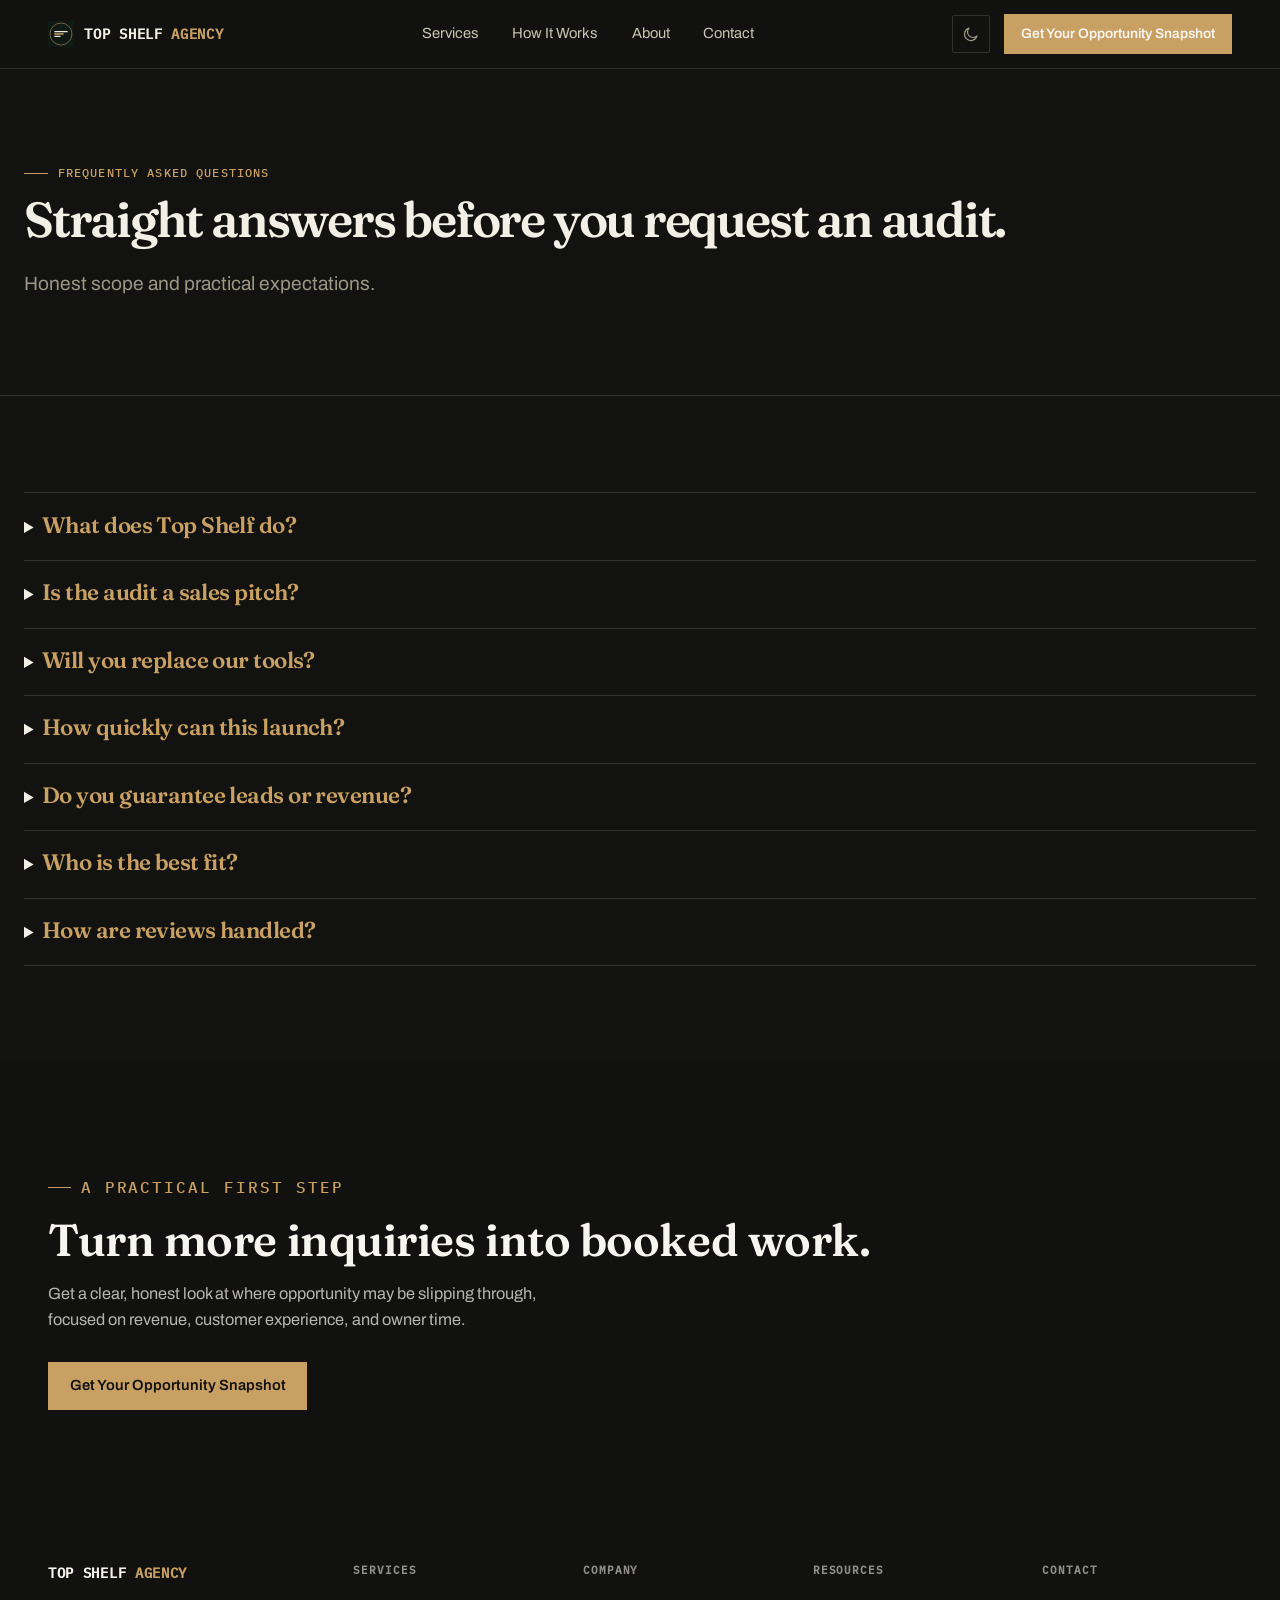
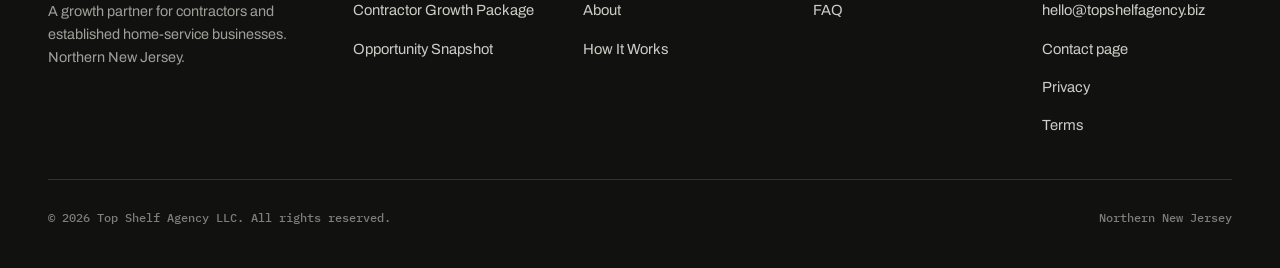
<file: faq/index.html>
<!doctype html><html lang="en" data-theme="dark"><head><meta charset="utf-8"><script>(function(){var r=document.documentElement,t=null;try{t=localStorage.getItem('top-shelf-theme')||localStorage.getItem('theme')}catch(e){}r.setAttribute('data-theme',t==='light'?'light':'dark')})()</script><meta name="viewport" content="width=device-width,initial-scale=1"><title>Contractor Lead Follow-Up FAQ | Top Shelf Agency</title><meta name="description" content="Straight answers about Top Shelf&#x27;s Growth Audit, contractor growth systems, scope, timing, tools, reviews, and performance guarantees."><link rel="canonical" href="https://topshelfagency.biz/faq/"><link rel="icon" href="/favicon.ico"><link rel="stylesheet" href="/assets/brand.css"><link rel="stylesheet" href="/assets/site-dark.css"><link rel="stylesheet" href="/assets/brand-fixes.css"><link rel="stylesheet" href="/assets/review-notes.css"><link rel="stylesheet" href="/assets/owner-review-v2.css"><link rel="stylesheet" href="/assets/foundation.css"><!-- seo-layer --><meta name="robots" content="index,follow,max-snippet:-1,max-image-preview:large,max-video-preview:-1"><meta name="author" content="Top Shelf Agency LLC"><meta name="theme-color" content="#111b15"><meta property="og:site_name" content="Top Shelf Agency"><meta property="og:locale" content="en_US"><meta name="twitter:title" content="Contractor Lead Follow-Up FAQ | Top Shelf Agency"><meta name="twitter:description" content="Straight answers about Top Shelf&#x27;s Growth Audit, contractor growth systems, scope, timing, tools, reviews, and performance guarantees."><meta name="twitter:image" content="https://topshelfagency.biz/assets/logo/og-image-1200x630.png"><meta property="og:type" content="website"><meta property="og:title" content="Contractor Lead Follow-Up FAQ | Top Shelf Agency"><meta property="og:description" content="Straight answers about Top Shelf&#x27;s Growth Audit, contractor growth systems, scope, timing, tools, reviews, and performance guarantees."><meta property="og:url" content="https://topshelfagency.biz/faq/"><meta property="og:image" content="https://topshelfagency.biz/assets/logo/og-image-1200x630.png"><meta name="twitter:card" content="summary_large_image"><script type="application/ld+json">{"@context":"https://schema.org","@graph":[{"@type":"Organization","@id":"https://topshelfagency.biz/#organization","name":"Top Shelf Agency","legalName":"Top Shelf Agency LLC","url":"https://topshelfagency.biz/","description":"A growth partner for contractors and established home-service businesses, connecting online visibility, lead response, follow-up, booking, and reviews into one customer journey system.","email":"hello@topshelfagency.biz","logo":{"@type":"ImageObject","@id":"https://topshelfagency.biz/#logo","url":"https://topshelfagency.biz/assets/logo/mark-512.png","contentUrl":"https://topshelfagency.biz/assets/logo/mark-512.png","width":512,"height":512},"image":{"@type":"ImageObject","url":"https://topshelfagency.biz/assets/logo/og-image-1200x630.png","width":1200,"height":630},"founder":{"@id":"https://topshelfagency.biz/#stephen-wierzbicki"},"areaServed":{"@type":"AdministrativeArea","name":"Northern New Jersey"},"knowsAbout":["Contractor lead follow-up","Missed-call response","Legitimate customer review requests","Lead organization","Speed to lead","Estimate follow-up"],"contactPoint":{"@type":"ContactPoint","contactType":"customer inquiries","email":"hello@topshelfagency.biz","areaServed":"US-NJ","availableLanguage":["English"]}},{"@type":"Person","@id":"https://topshelfagency.biz/#stephen-wierzbicki","name":"Stephen Wierzbicki","jobTitle":"Founder","worksFor":{"@id":"https://topshelfagency.biz/#organization"},"url":"https://topshelfagency.biz/about/"},{"@type":"WebSite","@id":"https://topshelfagency.biz/#website","name":"Top Shelf Agency","url":"https://topshelfagency.biz/","publisher":{"@id":"https://topshelfagency.biz/#organization"},"inLanguage":"en-US"},{"@type":["WebPage","FAQPage"],"@id":"https://topshelfagency.biz/faq/#webpage","url":"https://topshelfagency.biz/faq/","name":"Contractor Lead Follow-Up FAQ | Top Shelf Agency","description":"Straight answers about Top Shelf's Growth Audit, contractor growth systems, scope, timing, tools, reviews, and performance guarantees.","isPartOf":{"@id":"https://topshelfagency.biz/#website"},"about":{"@id":"https://topshelfagency.biz/#organization"},"publisher":{"@id":"https://topshelfagency.biz/#organization"},"inLanguage":"en-US","dateModified":"2026-07-20","primaryImageOfPage":{"@type":"ImageObject","url":"https://topshelfagency.biz/assets/logo/og-image-1200x630.png","width":1200,"height":630},"mainEntity":[{"@type":"Question","name":"What does Top Shelf do?","acceptedAnswer":{"@type":"Answer","text":"It helps small plumbing and electrical companies capture missed opportunities, follow up faster, request legitimate reviews, and organize leads."}},{"@type":"Question","name":"Is the audit a sales pitch?","acceptedAnswer":{"@type":"Answer","text":"It is a practical review. Public observations are verified before being treated as gaps."}},{"@type":"Question","name":"Will you replace our tools?","acceptedAnswer":{"@type":"Answer","text":"Not without a verified reason and approval."}},{"@type":"Question","name":"How quickly can this launch?","acceptedAnswer":{"@type":"Answer","text":"Timing depends on scope, access, integrations, compliance review, and testing. There is no fixed promise."}},{"@type":"Question","name":"Do you guarantee leads or revenue?","acceptedAnswer":{"@type":"Answer","text":"No. Top Shelf cannot guarantee demand, customer decisions, revenue, or ROI."}},{"@type":"Question","name":"Who is the best fit?","acceptedAnswer":{"@type":"Answer","text":"North Jersey plumbing and electrical companies, often 1 to 5 employees, with capacity and willingness to test."}},{"@type":"Question","name":"How are reviews handled?","acceptedAnswer":{"@type":"Answer","text":"Only legitimate customers should be asked for honest reviews. Top Shelf does not fabricate, buy, or gate reviews."}}]}]}</script><script src="/assets/public-config.js"></script></head><body><a class="skip" href="#main">Skip to content</a><header class="nav ts-header" id="siteNav"><div class="ts-wrap ts-header-row"><a class="brand ts-brand" href="/"><img src="/assets/logo/logo-mark.svg" width="26" height="26" alt=""><span>TOP SHELF <b>AGENCY</b></span></a><nav class="ts-primary-nav" aria-label="Primary"><a href="/growth-package/">Services</a><a href="/how-it-works/">How It Works</a><a href="/about/">About</a><a href="/contact/">Contact</a></nav><div class="ts-header-actions"><button class="theme-toggle" id="themeToggle" type="button" aria-label="Switch to light mode">
<svg class="icon-sun" width="18" height="18" viewBox="0 0 24 24" fill="none" aria-hidden="true"><circle cx="12" cy="12" r="4" stroke="currentColor" stroke-width="1.6"/><path d="M12 2v2M12 20v2M4.2 4.2l1.4 1.4M18.4 18.4l1.4 1.4M2 12h2M20 12h2M4.2 19.8l1.4-1.4M18.4 5.6l1.4-1.4" stroke="currentColor" stroke-width="1.6" stroke-linecap="round"/></svg>
<svg class="icon-moon" width="18" height="18" viewBox="0 0 24 24" fill="none" aria-hidden="true"><path d="M20 14.5A8.5 8.5 0 1 1 9.5 4a7 7 0 0 0 10.5 10.5Z" stroke="currentColor" stroke-width="1.6" stroke-linejoin="round"/></svg>
</button><a class="ts-btn ts-btn-solid ts-btn-header" data-event="audit_cta_click" href="/growth-audit/">Get Your Opportunity Snapshot</a><button class="ts-nav-toggle" id="navToggle" aria-expanded="false" aria-controls="mobileMenu" aria-label="Open menu">
<svg class="icon-open" viewBox="0 0 24 24" fill="none" aria-hidden="true"><path d="M3 6h18M3 12h18M3 18h18" stroke="currentColor" stroke-width="1.8" stroke-linecap="round"/></svg>
<svg class="icon-close" viewBox="0 0 24 24" fill="none" aria-hidden="true"><path d="M5 5l14 14M19 5L5 19" stroke="currentColor" stroke-width="1.8" stroke-linecap="round"/></svg>
</button></div></div><nav id="mobileMenu" class="mobile-menu" aria-label="Mobile"><div class="ts-wrap"><a href="/growth-package/">Services</a><a href="/how-it-works/">How It Works</a><a href="/about/">About</a><a href="/contact/">Contact</a><a href="/faq/">FAQ</a><a class="ts-btn ts-btn-solid mobile-cta" data-event="audit_cta_click" href="/growth-audit/">Get Your Opportunity Snapshot</a></div></nav></header><main id="main"><section class="page-head"><div class="wrap"><p class="eyebrow">Frequently asked questions</p><h1>Straight answers before you request an audit.</h1><p class="lede">Honest scope and practical expectations.</p></div></section><section><div class="wrap faq"><details><summary><h2>What does Top Shelf do?</h2></summary><p>It helps small plumbing and electrical companies capture missed opportunities, follow up faster, request legitimate reviews, and organize leads.</p></details><details><summary><h2>Is the audit a sales pitch?</h2></summary><p>It is a practical review. Public observations are verified before being treated as gaps.</p></details><details><summary><h2>Will you replace our tools?</h2></summary><p>Not without a verified reason and approval.</p></details><details><summary><h2>How quickly can this launch?</h2></summary><p>Timing depends on scope, access, integrations, compliance review, and testing. There is no fixed promise.</p></details><details><summary><h2>Do you guarantee leads or revenue?</h2></summary><p>No. Top Shelf cannot guarantee demand, customer decisions, revenue, or ROI.</p></details><details><summary><h2>Who is the best fit?</h2></summary><p>North Jersey plumbing and electrical companies, often 1 to 5 employees, with capacity and willingness to test.</p></details><details><summary><h2>How are reviews handled?</h2></summary><p>Only legitimate customers should be asked for honest reviews. Top Shelf does not fabricate, buy, or gate reviews.</p></details></div></section><section class="final"><div class="ts-wrap"><p class="ts-eyebrow">A practical first step</p><h2>Turn more inquiries into booked work.</h2><p>Get a clear, honest look at where opportunity may be slipping through, focused on revenue, customer experience, and owner time.</p><a class="ts-btn ts-btn-solid" data-event="audit_cta_click" href="/growth-audit/">Get Your Opportunity Snapshot</a></div></section></main><footer><div class="ts-wrap"><div class="ts-foot-top"><div class="ts-foot-brand"><a class="brand ts-brand" href="/"><span>TOP SHELF <b>AGENCY</b></span></a><p>A growth partner for contractors and established home-service businesses. Northern New Jersey.</p></div><nav class="ts-foot-col" aria-label="Services"><h4>Services</h4><ul><li><a href="/growth-package/">Contractor Growth Package</a></li><li><a href="/growth-audit/">Opportunity Snapshot</a></li></ul></nav><nav class="ts-foot-col" aria-label="Company"><h4>Company</h4><ul><li><a href="/about/">About</a></li><li><a href="/how-it-works/">How It Works</a></li></ul></nav><nav class="ts-foot-col" aria-label="Resources"><h4>Resources</h4><ul><li><a href="/faq/">FAQ</a></li></ul></nav><nav class="ts-foot-col" aria-label="Contact and legal"><h4>Contact</h4><ul><li><a data-event="click_to_email" href="mailto:hello@topshelfagency.biz">hello@topshelfagency.biz</a></li><li><a href="/contact/">Contact page</a></li><li><a href="/privacy/">Privacy</a></li><li><a href="/terms/">Terms</a></li></ul></nav></div><div class="ts-foot-bottom"><span>&copy; 2026 Top Shelf Agency LLC. All rights reserved.</span><span>Northern New Jersey</span></div></div></footer><script src="/assets/site-public.js"></script></body></html>
</file>
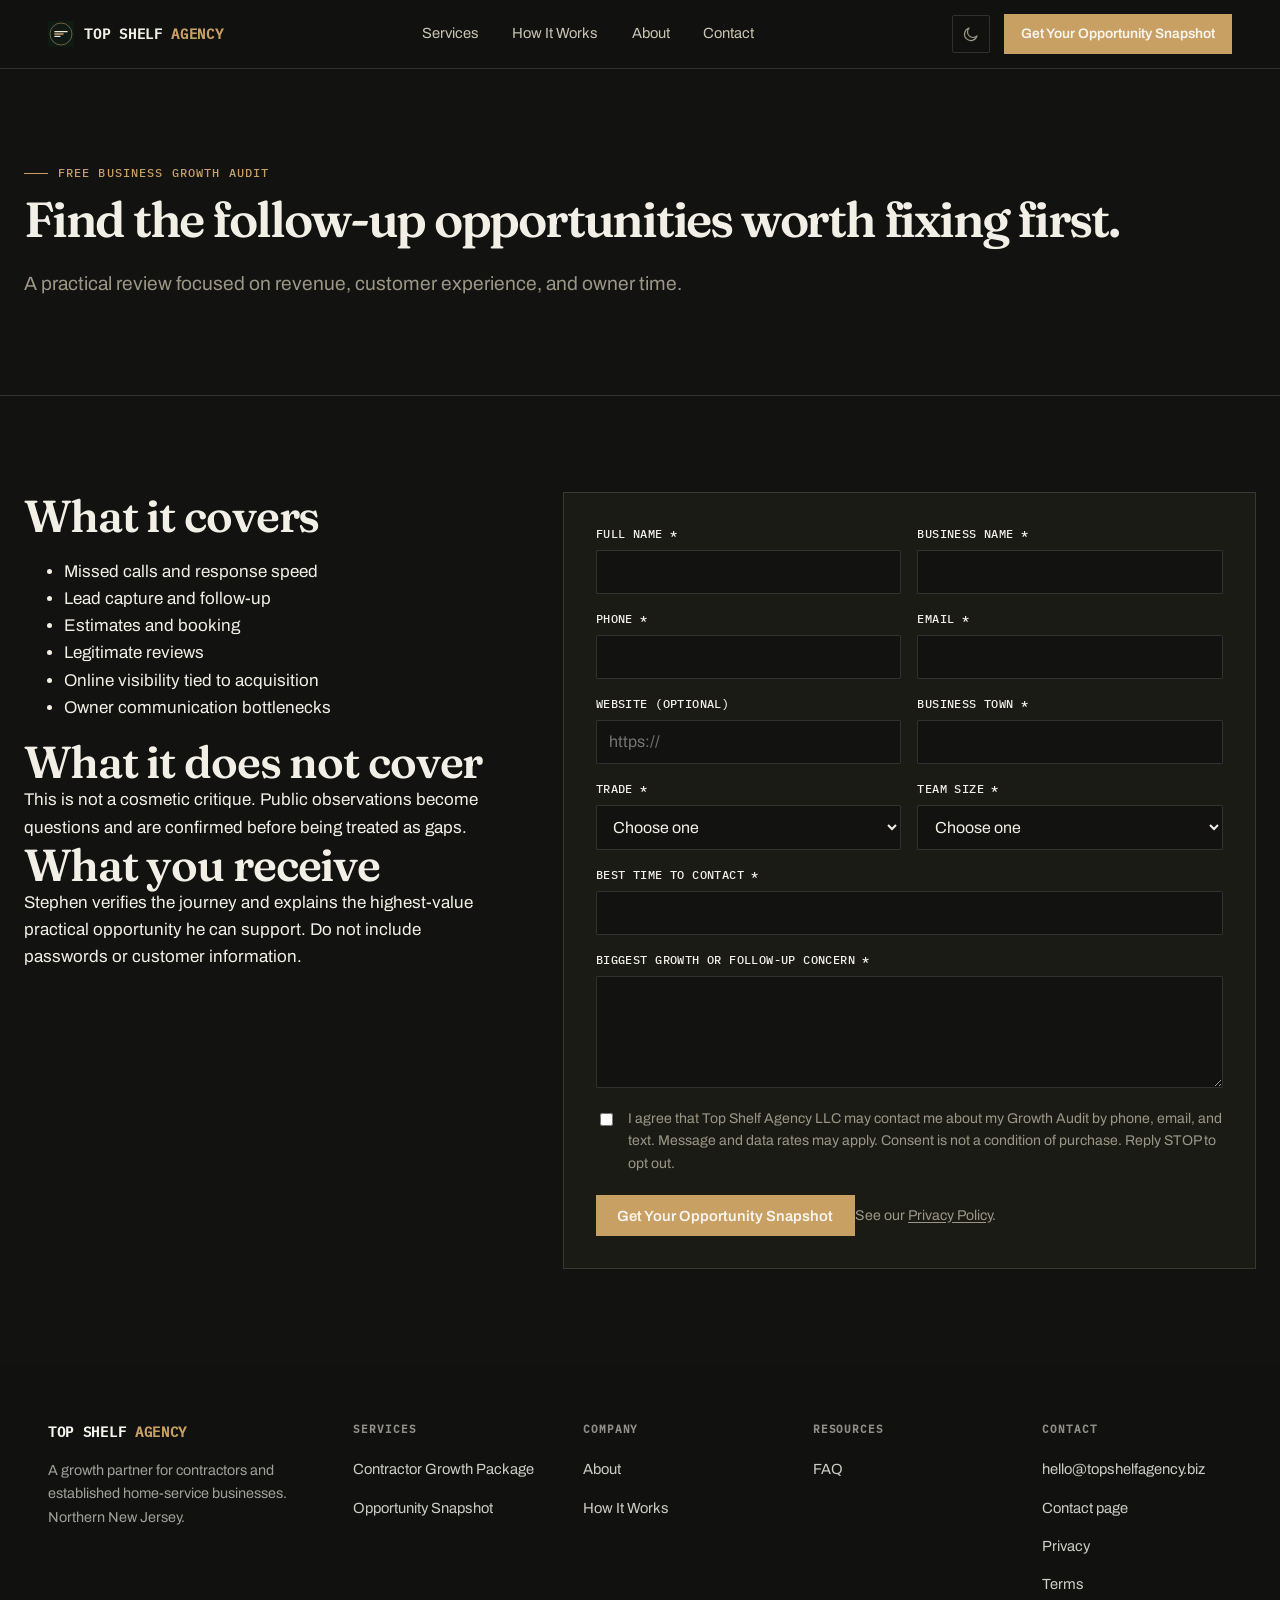
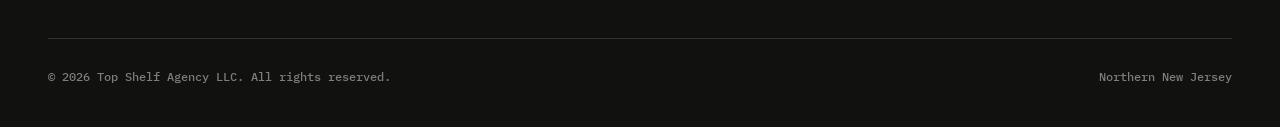
<file: growth-audit/index.html>
<!doctype html><html lang="en" data-theme="dark"><head><meta charset="utf-8"><script>(function(){var r=document.documentElement,t=null;try{t=localStorage.getItem('top-shelf-theme')||localStorage.getItem('theme')}catch(e){}r.setAttribute('data-theme',t==='light'?'light':'dark')})()</script><meta name="viewport" content="width=device-width,initial-scale=1"><title>Free Growth Audit for North Jersey Contractors | Top Shelf Agency</title><meta name="description" content="Request a free practical Growth Audit for a North Jersey plumbing or electrical company, focused on follow-up, reviews, and missed opportunities."><link rel="canonical" href="https://topshelfagency.biz/growth-audit/"><link rel="icon" href="/favicon.ico"><link rel="stylesheet" href="/assets/brand.css"><link rel="stylesheet" href="/assets/site-dark.css"><link rel="stylesheet" href="/assets/brand-fixes.css"><link rel="stylesheet" href="/assets/review-notes.css"><link rel="stylesheet" href="/assets/owner-review-v2.css"><link rel="stylesheet" href="/assets/foundation.css"><!-- seo-layer --><meta name="robots" content="index,follow,max-snippet:-1,max-image-preview:large,max-video-preview:-1"><meta name="author" content="Top Shelf Agency LLC"><meta name="theme-color" content="#111b15"><meta property="og:site_name" content="Top Shelf Agency"><meta property="og:locale" content="en_US"><meta name="twitter:title" content="Free Growth Audit for North Jersey Contractors | Top Shelf Agency"><meta name="twitter:description" content="Request a free practical Growth Audit for a North Jersey plumbing or electrical company, focused on follow-up, reviews, and missed opportunities."><meta name="twitter:image" content="https://topshelfagency.biz/assets/logo/og-image-1200x630.png"><meta property="og:type" content="website"><meta property="og:title" content="Free Growth Audit for North Jersey Contractors | Top Shelf Agency"><meta property="og:description" content="Request a free practical Growth Audit for a North Jersey plumbing or electrical company, focused on follow-up, reviews, and missed opportunities."><meta property="og:url" content="https://topshelfagency.biz/growth-audit/"><meta property="og:image" content="https://topshelfagency.biz/assets/logo/og-image-1200x630.png"><meta name="twitter:card" content="summary_large_image"><script type="application/ld+json">{"@context":"https://schema.org","@graph":[{"@type":"Organization","@id":"https://topshelfagency.biz/#organization","name":"Top Shelf Agency","legalName":"Top Shelf Agency LLC","url":"https://topshelfagency.biz/","description":"A growth partner for contractors and established home-service businesses, connecting online visibility, lead response, follow-up, booking, and reviews into one customer journey system.","email":"hello@topshelfagency.biz","logo":{"@type":"ImageObject","@id":"https://topshelfagency.biz/#logo","url":"https://topshelfagency.biz/assets/logo/mark-512.png","contentUrl":"https://topshelfagency.biz/assets/logo/mark-512.png","width":512,"height":512},"image":{"@type":"ImageObject","url":"https://topshelfagency.biz/assets/logo/og-image-1200x630.png","width":1200,"height":630},"founder":{"@id":"https://topshelfagency.biz/#stephen-wierzbicki"},"areaServed":{"@type":"AdministrativeArea","name":"Northern New Jersey"},"knowsAbout":["Contractor lead follow-up","Missed-call response","Legitimate customer review requests","Lead organization","Speed to lead","Estimate follow-up"],"contactPoint":{"@type":"ContactPoint","contactType":"customer inquiries","email":"hello@topshelfagency.biz","areaServed":"US-NJ","availableLanguage":["English"]}},{"@type":"Person","@id":"https://topshelfagency.biz/#stephen-wierzbicki","name":"Stephen Wierzbicki","jobTitle":"Founder","worksFor":{"@id":"https://topshelfagency.biz/#organization"},"url":"https://topshelfagency.biz/about/"},{"@type":"WebSite","@id":"https://topshelfagency.biz/#website","name":"Top Shelf Agency","url":"https://topshelfagency.biz/","publisher":{"@id":"https://topshelfagency.biz/#organization"},"inLanguage":"en-US"},{"@type":"Service","@id":"https://topshelfagency.biz/growth-audit/#service","name":"Free Business Growth Audit","url":"https://topshelfagency.biz/growth-audit/","description":"Request a free practical Growth Audit for a North Jersey plumbing or electrical company, focused on follow-up, reviews, and missed opportunities.","serviceType":"Contractor customer journey and follow-up audit","provider":{"@id":"https://topshelfagency.biz/#organization"},"areaServed":{"@type":"AdministrativeArea","name":"Northern New Jersey"},"audience":{"@type":"BusinessAudience","audienceType":"Small plumbing and electrical companies"}},{"@type":"WebPage","@id":"https://topshelfagency.biz/growth-audit/#webpage","url":"https://topshelfagency.biz/growth-audit/","name":"Free Growth Audit for North Jersey Contractors | Top Shelf Agency","description":"Request a free practical Growth Audit for a North Jersey plumbing or electrical company, focused on follow-up, reviews, and missed opportunities.","isPartOf":{"@id":"https://topshelfagency.biz/#website"},"about":{"@id":"https://topshelfagency.biz/#organization"},"publisher":{"@id":"https://topshelfagency.biz/#organization"},"inLanguage":"en-US","dateModified":"2026-07-20","primaryImageOfPage":{"@type":"ImageObject","url":"https://topshelfagency.biz/assets/logo/og-image-1200x630.png","width":1200,"height":630},"mainEntity":{"@id":"https://topshelfagency.biz/growth-audit/#service"}}]}</script><script src="/assets/public-config.js"></script></head><body><a class="skip" href="#main">Skip to content</a><header class="nav ts-header" id="siteNav"><div class="ts-wrap ts-header-row"><a class="brand ts-brand" href="/"><img src="/assets/logo/logo-mark.svg" width="26" height="26" alt=""><span>TOP SHELF <b>AGENCY</b></span></a><nav class="ts-primary-nav" aria-label="Primary"><a href="/growth-package/">Services</a><a href="/how-it-works/">How It Works</a><a href="/about/">About</a><a href="/contact/">Contact</a></nav><div class="ts-header-actions"><button class="theme-toggle" id="themeToggle" type="button" aria-label="Switch to light mode">
<svg class="icon-sun" width="18" height="18" viewBox="0 0 24 24" fill="none" aria-hidden="true"><circle cx="12" cy="12" r="4" stroke="currentColor" stroke-width="1.6"/><path d="M12 2v2M12 20v2M4.2 4.2l1.4 1.4M18.4 18.4l1.4 1.4M2 12h2M20 12h2M4.2 19.8l1.4-1.4M18.4 5.6l1.4-1.4" stroke="currentColor" stroke-width="1.6" stroke-linecap="round"/></svg>
<svg class="icon-moon" width="18" height="18" viewBox="0 0 24 24" fill="none" aria-hidden="true"><path d="M20 14.5A8.5 8.5 0 1 1 9.5 4a7 7 0 0 0 10.5 10.5Z" stroke="currentColor" stroke-width="1.6" stroke-linejoin="round"/></svg>
</button><a class="ts-btn ts-btn-solid ts-btn-header" data-event="audit_cta_click" href="/growth-audit/">Get Your Opportunity Snapshot</a><button class="ts-nav-toggle" id="navToggle" aria-expanded="false" aria-controls="mobileMenu" aria-label="Open menu">
<svg class="icon-open" viewBox="0 0 24 24" fill="none" aria-hidden="true"><path d="M3 6h18M3 12h18M3 18h18" stroke="currentColor" stroke-width="1.8" stroke-linecap="round"/></svg>
<svg class="icon-close" viewBox="0 0 24 24" fill="none" aria-hidden="true"><path d="M5 5l14 14M19 5L5 19" stroke="currentColor" stroke-width="1.8" stroke-linecap="round"/></svg>
</button></div></div><nav id="mobileMenu" class="mobile-menu" aria-label="Mobile"><div class="ts-wrap"><a href="/growth-package/">Services</a><a href="/how-it-works/">How It Works</a><a href="/about/">About</a><a href="/contact/">Contact</a><a href="/faq/">FAQ</a><a class="ts-btn ts-btn-solid mobile-cta" data-event="audit_cta_click" href="/growth-audit/">Get Your Opportunity Snapshot</a></div></nav></header><main id="main"><section class="page-head"><div class="wrap"><p class="eyebrow">Free Business Growth Audit</p><h1>Find the follow-up opportunities worth fixing first.</h1><p class="lede">A practical review focused on revenue, customer experience, and owner time.</p></div></section><section><div class="wrap audit"><div><h2>What it covers</h2><ul><li>Missed calls and response speed</li><li>Lead capture and follow-up</li><li>Estimates and booking</li><li>Legitimate reviews</li><li>Online visibility tied to acquisition</li><li>Owner communication bottlenecks</li></ul><h2>What it does not cover</h2><p>This is not a cosmetic critique. Public observations become questions and are confirmed before being treated as gaps.</p><h2>What you receive</h2><p>Stephen verifies the journey and explains the highest-value practical opportunity he can support. Do not include passwords or customer information.</p></div><form id="growthAuditForm" class="form" novalidate><div id="formStatus" class="status" role="status" aria-live="polite"></div><div class="hp"><label>Leave blank<input name="company_fax" tabindex="-1"></label></div><div class="fields"><label>Full name *<input name="full_name" autocomplete="name" required></label><label>Business name *<input name="business_name" autocomplete="organization" required></label><label>Phone *<input name="phone" type="tel" autocomplete="tel" required></label><label>Email *<input name="email" type="email" autocomplete="email" required></label><label>Website (optional)<input name="website" type="url" placeholder="https://"></label><label>Business town *<input name="business_town" required></label><label>Trade *<select name="trade" required><option value="">Choose one</option><option>Plumbing</option><option>Electrical</option><option>Other</option></select></label><label>Team size *<select name="team_size" required><option value="">Choose one</option><option>1</option><option>2–5</option><option>6–10</option><option>11+</option></select></label><label class="wide">Best time to contact *<input name="best_time" required></label><label class="wide">Biggest growth or follow-up concern *<textarea name="concern" rows="5" required></textarea></label></div><input type="hidden" name="utm_source"><input type="hidden" name="utm_medium"><input type="hidden" name="utm_campaign"><input type="hidden" name="utm_content"><input type="hidden" name="utm_term"><input type="hidden" name="landing_page"><input type="hidden" name="first_touch_url"><label class="consent"><input name="consent" type="checkbox" required><span id="consentCopy">I agree that Top Shelf Agency LLC may contact me about my Growth Audit by phone, email, and text. Message and data rates may apply. Consent is not a condition of purchase. Reply STOP to opt out.</span></label><button class="ts-btn ts-btn-solid" type="submit">Get Your Opportunity Snapshot</button><small>See our <a href="/privacy/">Privacy Policy</a>.</small></form></div></section></main><footer><div class="ts-wrap"><div class="ts-foot-top"><div class="ts-foot-brand"><a class="brand ts-brand" href="/"><span>TOP SHELF <b>AGENCY</b></span></a><p>A growth partner for contractors and established home-service businesses. Northern New Jersey.</p></div><nav class="ts-foot-col" aria-label="Services"><h4>Services</h4><ul><li><a href="/growth-package/">Contractor Growth Package</a></li><li><a href="/growth-audit/">Opportunity Snapshot</a></li></ul></nav><nav class="ts-foot-col" aria-label="Company"><h4>Company</h4><ul><li><a href="/about/">About</a></li><li><a href="/how-it-works/">How It Works</a></li></ul></nav><nav class="ts-foot-col" aria-label="Resources"><h4>Resources</h4><ul><li><a href="/faq/">FAQ</a></li></ul></nav><nav class="ts-foot-col" aria-label="Contact and legal"><h4>Contact</h4><ul><li><a data-event="click_to_email" href="mailto:hello@topshelfagency.biz">hello@topshelfagency.biz</a></li><li><a href="/contact/">Contact page</a></li><li><a href="/privacy/">Privacy</a></li><li><a href="/terms/">Terms</a></li></ul></nav></div><div class="ts-foot-bottom"><span>&copy; 2026 Top Shelf Agency LLC. All rights reserved.</span><span>Northern New Jersey</span></div></div></footer><script src="/assets/site-public.js"></script></body></html>
</file>
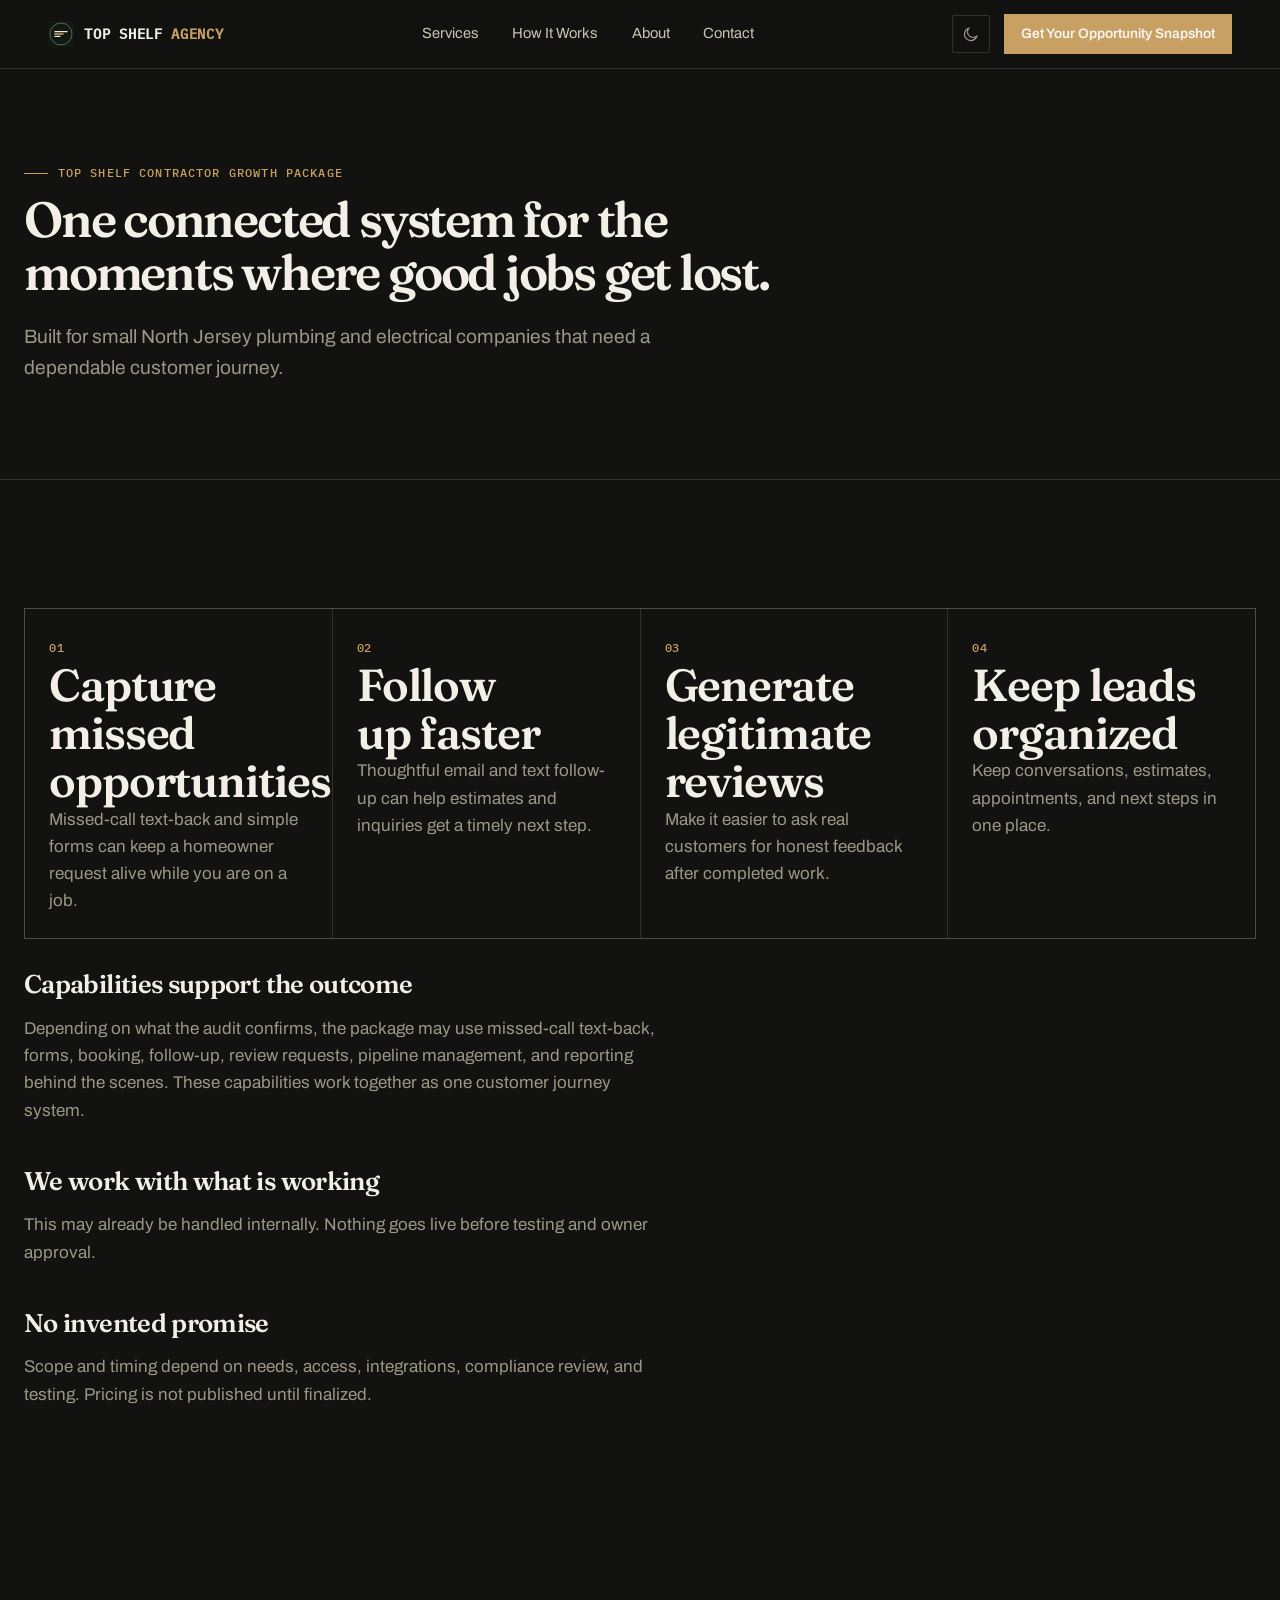
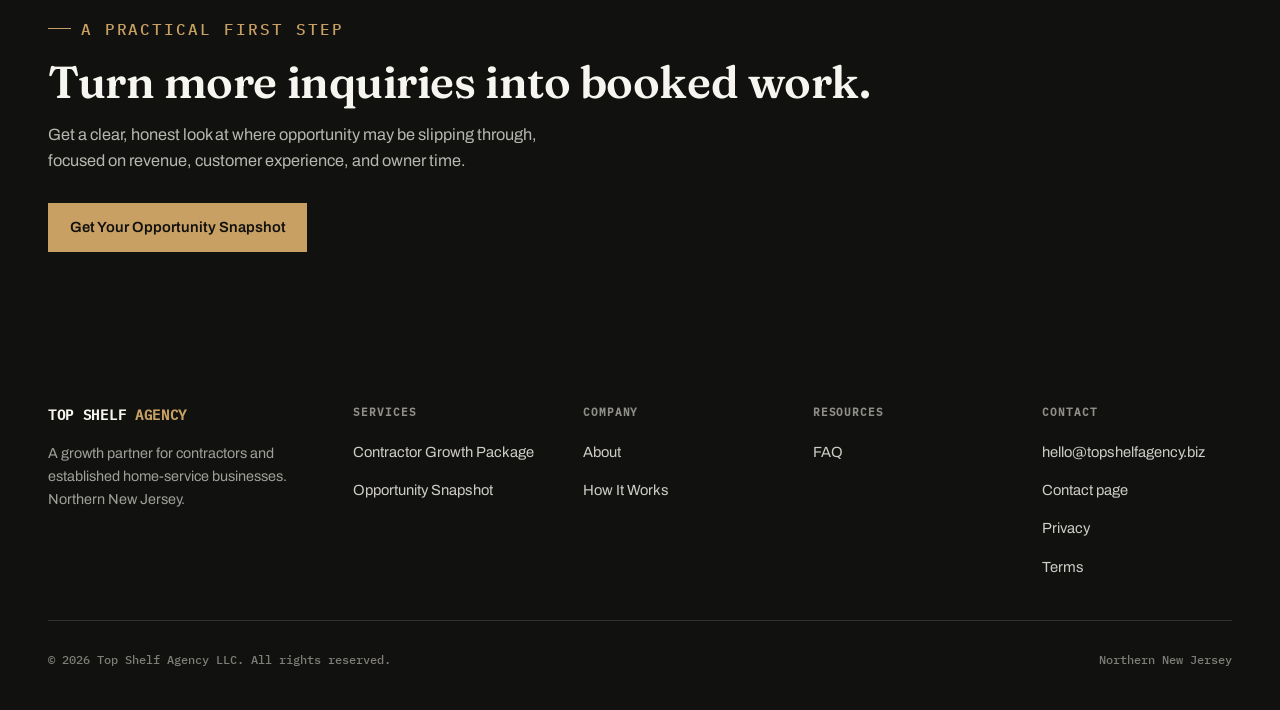
<file: growth-package/index.html>
<!doctype html><html lang="en" data-theme="dark"><head><meta charset="utf-8"><script>(function(){var r=document.documentElement,t=null;try{t=localStorage.getItem('top-shelf-theme')||localStorage.getItem('theme')}catch(e){}r.setAttribute('data-theme',t==='light'?'light':'dark')})()</script><meta name="viewport" content="width=device-width,initial-scale=1"><title>Growth Systems for North Jersey Contractors | Top Shelf Agency</title><meta name="description" content="A connected lead follow-up, review, and customer journey system for small plumbing and electrical companies in North Jersey."><link rel="canonical" href="https://topshelfagency.biz/growth-package/"><link rel="icon" href="/favicon.ico"><link rel="stylesheet" href="/assets/brand.css"><link rel="stylesheet" href="/assets/site-dark.css"><link rel="stylesheet" href="/assets/brand-fixes.css"><link rel="stylesheet" href="/assets/review-notes.css"><link rel="stylesheet" href="/assets/owner-review-v2.css"><link rel="stylesheet" href="/assets/foundation.css"><!-- seo-layer --><meta name="robots" content="index,follow,max-snippet:-1,max-image-preview:large,max-video-preview:-1"><meta name="author" content="Top Shelf Agency LLC"><meta name="theme-color" content="#111b15"><meta property="og:site_name" content="Top Shelf Agency"><meta property="og:locale" content="en_US"><meta name="twitter:title" content="Growth Systems for North Jersey Contractors | Top Shelf Agency"><meta name="twitter:description" content="A connected lead follow-up, review, and customer journey system for small plumbing and electrical companies in North Jersey."><meta name="twitter:image" content="https://topshelfagency.biz/assets/logo/og-image-1200x630.png"><meta property="og:type" content="website"><meta property="og:title" content="Growth Systems for North Jersey Contractors | Top Shelf Agency"><meta property="og:description" content="A connected lead follow-up, review, and customer journey system for small plumbing and electrical companies in North Jersey."><meta property="og:url" content="https://topshelfagency.biz/growth-package/"><meta property="og:image" content="https://topshelfagency.biz/assets/logo/og-image-1200x630.png"><meta name="twitter:card" content="summary_large_image"><script type="application/ld+json">{"@context":"https://schema.org","@graph":[{"@type":"Organization","@id":"https://topshelfagency.biz/#organization","name":"Top Shelf Agency","legalName":"Top Shelf Agency LLC","url":"https://topshelfagency.biz/","description":"A growth partner for contractors and established home-service businesses, connecting online visibility, lead response, follow-up, booking, and reviews into one customer journey system.","email":"hello@topshelfagency.biz","logo":{"@type":"ImageObject","@id":"https://topshelfagency.biz/#logo","url":"https://topshelfagency.biz/assets/logo/mark-512.png","contentUrl":"https://topshelfagency.biz/assets/logo/mark-512.png","width":512,"height":512},"image":{"@type":"ImageObject","url":"https://topshelfagency.biz/assets/logo/og-image-1200x630.png","width":1200,"height":630},"founder":{"@id":"https://topshelfagency.biz/#stephen-wierzbicki"},"areaServed":{"@type":"AdministrativeArea","name":"Northern New Jersey"},"knowsAbout":["Contractor lead follow-up","Missed-call response","Legitimate customer review requests","Lead organization","Speed to lead","Estimate follow-up"],"contactPoint":{"@type":"ContactPoint","contactType":"customer inquiries","email":"hello@topshelfagency.biz","areaServed":"US-NJ","availableLanguage":["English"]}},{"@type":"Person","@id":"https://topshelfagency.biz/#stephen-wierzbicki","name":"Stephen Wierzbicki","jobTitle":"Founder","worksFor":{"@id":"https://topshelfagency.biz/#organization"},"url":"https://topshelfagency.biz/about/"},{"@type":"WebSite","@id":"https://topshelfagency.biz/#website","name":"Top Shelf Agency","url":"https://topshelfagency.biz/","publisher":{"@id":"https://topshelfagency.biz/#organization"},"inLanguage":"en-US"},{"@type":"Service","@id":"https://topshelfagency.biz/growth-package/#service","name":"Top Shelf Contractor Growth Package","url":"https://topshelfagency.biz/growth-package/","description":"A connected lead follow-up, review, and customer journey system for small plumbing and electrical companies in North Jersey.","serviceType":"Contractor lead follow-up and customer journey system","provider":{"@id":"https://topshelfagency.biz/#organization"},"areaServed":{"@type":"AdministrativeArea","name":"Northern New Jersey"},"audience":{"@type":"BusinessAudience","audienceType":"Small plumbing and electrical companies"}},{"@type":"WebPage","@id":"https://topshelfagency.biz/growth-package/#webpage","url":"https://topshelfagency.biz/growth-package/","name":"Growth Systems for North Jersey Contractors | Top Shelf Agency","description":"A connected lead follow-up, review, and customer journey system for small plumbing and electrical companies in North Jersey.","isPartOf":{"@id":"https://topshelfagency.biz/#website"},"about":{"@id":"https://topshelfagency.biz/#organization"},"publisher":{"@id":"https://topshelfagency.biz/#organization"},"inLanguage":"en-US","dateModified":"2026-07-20","primaryImageOfPage":{"@type":"ImageObject","url":"https://topshelfagency.biz/assets/logo/og-image-1200x630.png","width":1200,"height":630},"mainEntity":{"@id":"https://topshelfagency.biz/growth-package/#service"}}]}</script><script src="/assets/public-config.js"></script></head><body><a class="skip" href="#main">Skip to content</a><header class="nav ts-header" id="siteNav"><div class="ts-wrap ts-header-row"><a class="brand ts-brand" href="/"><img src="/assets/logo/logo-mark.svg" width="26" height="26" alt=""><span>TOP SHELF <b>AGENCY</b></span></a><nav class="ts-primary-nav" aria-label="Primary"><a href="/growth-package/">Services</a><a href="/how-it-works/">How It Works</a><a href="/about/">About</a><a href="/contact/">Contact</a></nav><div class="ts-header-actions"><button class="theme-toggle" id="themeToggle" type="button" aria-label="Switch to light mode">
<svg class="icon-sun" width="18" height="18" viewBox="0 0 24 24" fill="none" aria-hidden="true"><circle cx="12" cy="12" r="4" stroke="currentColor" stroke-width="1.6"/><path d="M12 2v2M12 20v2M4.2 4.2l1.4 1.4M18.4 18.4l1.4 1.4M2 12h2M20 12h2M4.2 19.8l1.4-1.4M18.4 5.6l1.4-1.4" stroke="currentColor" stroke-width="1.6" stroke-linecap="round"/></svg>
<svg class="icon-moon" width="18" height="18" viewBox="0 0 24 24" fill="none" aria-hidden="true"><path d="M20 14.5A8.5 8.5 0 1 1 9.5 4a7 7 0 0 0 10.5 10.5Z" stroke="currentColor" stroke-width="1.6" stroke-linejoin="round"/></svg>
</button><a class="ts-btn ts-btn-solid ts-btn-header" data-event="audit_cta_click" href="/growth-audit/">Get Your Opportunity Snapshot</a><button class="ts-nav-toggle" id="navToggle" aria-expanded="false" aria-controls="mobileMenu" aria-label="Open menu">
<svg class="icon-open" viewBox="0 0 24 24" fill="none" aria-hidden="true"><path d="M3 6h18M3 12h18M3 18h18" stroke="currentColor" stroke-width="1.8" stroke-linecap="round"/></svg>
<svg class="icon-close" viewBox="0 0 24 24" fill="none" aria-hidden="true"><path d="M5 5l14 14M19 5L5 19" stroke="currentColor" stroke-width="1.8" stroke-linecap="round"/></svg>
</button></div></div><nav id="mobileMenu" class="mobile-menu" aria-label="Mobile"><div class="ts-wrap"><a href="/growth-package/">Services</a><a href="/how-it-works/">How It Works</a><a href="/about/">About</a><a href="/contact/">Contact</a><a href="/faq/">FAQ</a><a class="ts-btn ts-btn-solid mobile-cta" data-event="audit_cta_click" href="/growth-audit/">Get Your Opportunity Snapshot</a></div></nav></header><main id="main"><section class="page-head"><div class="wrap"><p class="eyebrow">Top Shelf Contractor Growth Package</p><h1>One connected system for the moments where good jobs get lost.</h1><p class="lede">Built for small North Jersey plumbing and electrical companies that need a dependable customer journey.</p></div></section><section><div class="wrap"><div class="grid four"><article><span>01</span><h2>Capture missed opportunities</h2><p>Missed-call text-back and simple forms can keep a homeowner request alive while you are on a job.</p></article><article><span>02</span><h2>Follow up faster</h2><p>Thoughtful email and text follow-up can help estimates and inquiries get a timely next step.</p></article><article><span>03</span><h2>Generate legitimate reviews</h2><p>Make it easier to ask real customers for honest feedback after completed work.</p></article><article><span>04</span><h2>Keep leads organized</h2><p>Keep conversations, estimates, appointments, and next steps in one place.</p></article></div><div class="prose"><h2>Capabilities support the outcome</h2><p>Depending on what the audit confirms, the package may use missed-call text-back, forms, booking, follow-up, review requests, pipeline management, and reporting behind the scenes. These capabilities work together as one customer journey system.</p><h2>We work with what is working</h2><p>This may already be handled internally. Nothing goes live before testing and owner approval.</p><h2>No invented promise</h2><p>Scope and timing depend on needs, access, integrations, compliance review, and testing. Pricing is not published until finalized.</p></div></div></section><section class="final"><div class="ts-wrap"><p class="ts-eyebrow">A practical first step</p><h2>Turn more inquiries into booked work.</h2><p>Get a clear, honest look at where opportunity may be slipping through, focused on revenue, customer experience, and owner time.</p><a class="ts-btn ts-btn-solid" data-event="audit_cta_click" href="/growth-audit/">Get Your Opportunity Snapshot</a></div></section></main><footer><div class="ts-wrap"><div class="ts-foot-top"><div class="ts-foot-brand"><a class="brand ts-brand" href="/"><span>TOP SHELF <b>AGENCY</b></span></a><p>A growth partner for contractors and established home-service businesses. Northern New Jersey.</p></div><nav class="ts-foot-col" aria-label="Services"><h4>Services</h4><ul><li><a href="/growth-package/">Contractor Growth Package</a></li><li><a href="/growth-audit/">Opportunity Snapshot</a></li></ul></nav><nav class="ts-foot-col" aria-label="Company"><h4>Company</h4><ul><li><a href="/about/">About</a></li><li><a href="/how-it-works/">How It Works</a></li></ul></nav><nav class="ts-foot-col" aria-label="Resources"><h4>Resources</h4><ul><li><a href="/faq/">FAQ</a></li></ul></nav><nav class="ts-foot-col" aria-label="Contact and legal"><h4>Contact</h4><ul><li><a data-event="click_to_email" href="mailto:hello@topshelfagency.biz">hello@topshelfagency.biz</a></li><li><a href="/contact/">Contact page</a></li><li><a href="/privacy/">Privacy</a></li><li><a href="/terms/">Terms</a></li></ul></nav></div><div class="ts-foot-bottom"><span>&copy; 2026 Top Shelf Agency LLC. All rights reserved.</span><span>Northern New Jersey</span></div></div></footer><script src="/assets/site-public.js"></script></body></html>
</file>
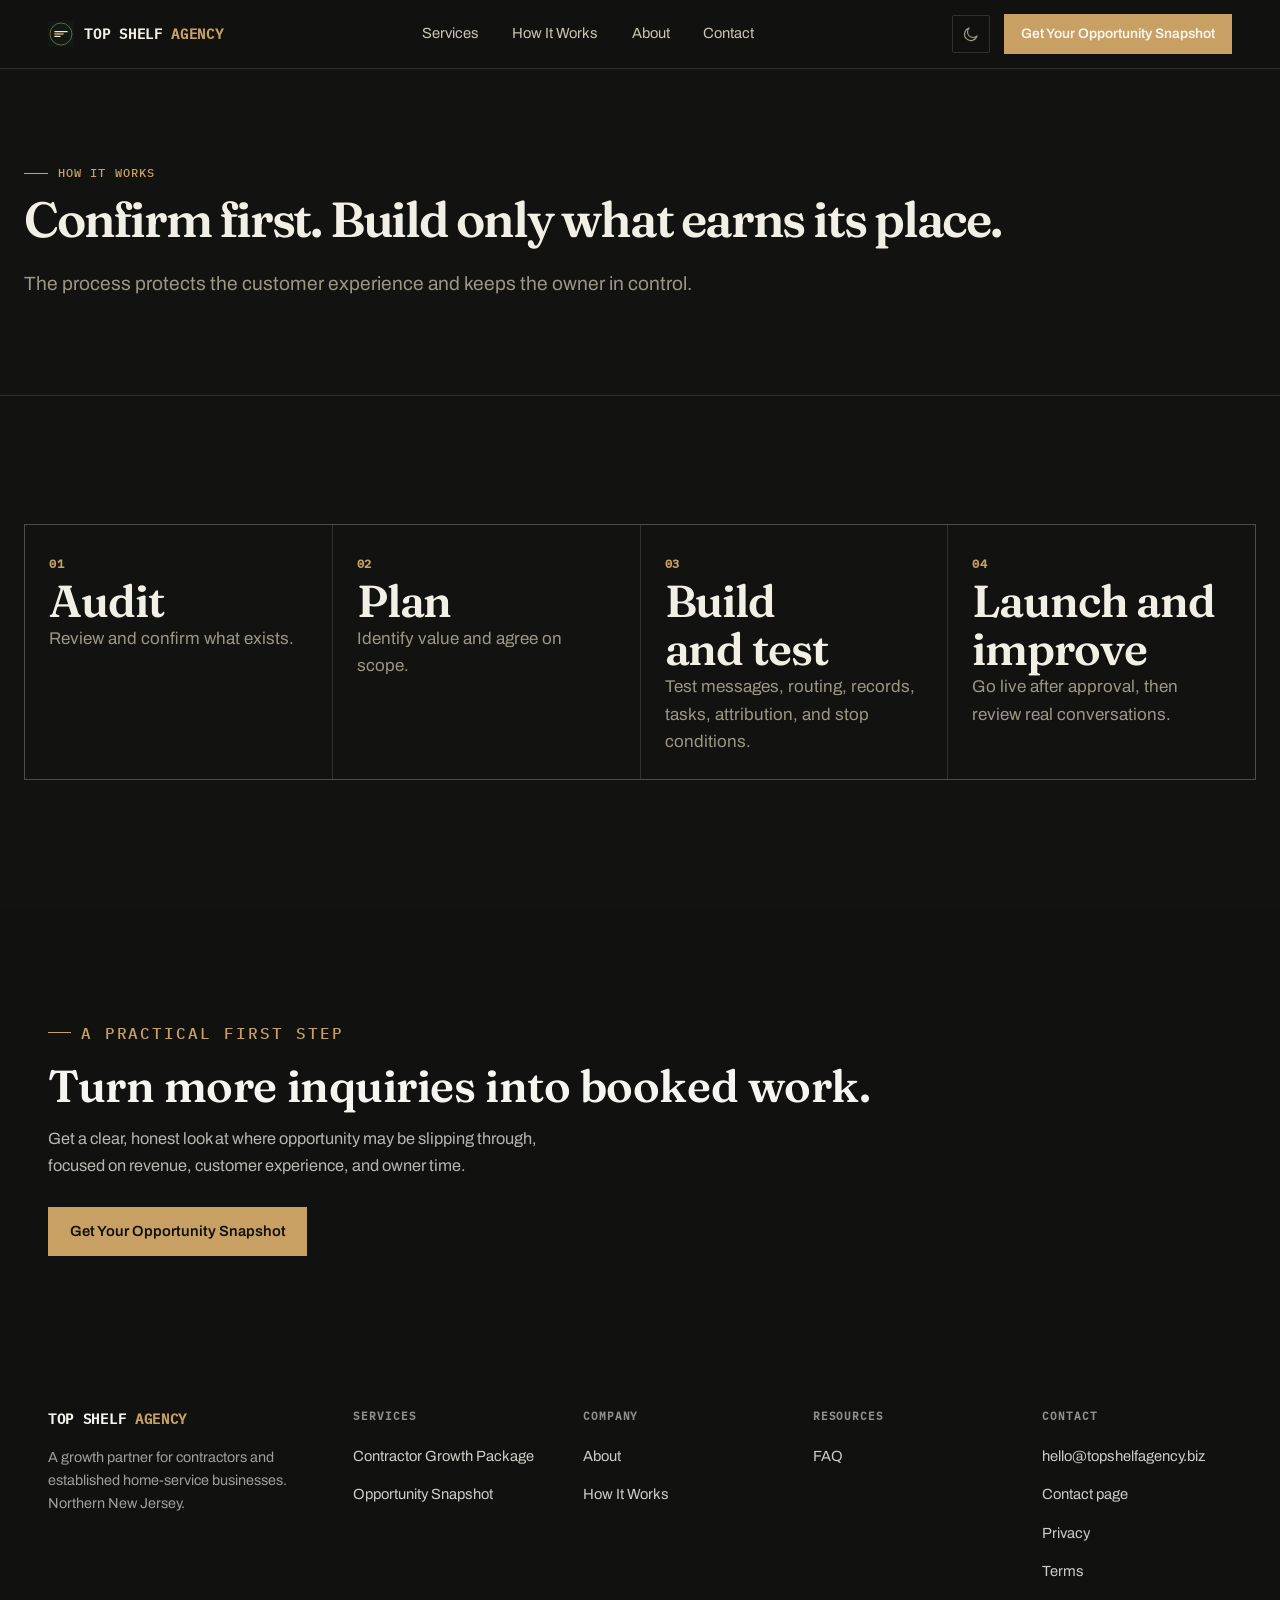
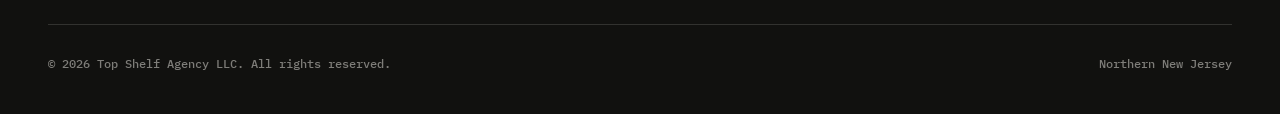
<file: how-it-works/index.html>
<!doctype html><html lang="en" data-theme="dark"><head><meta charset="utf-8"><script>(function(){var r=document.documentElement,t=null;try{t=localStorage.getItem('top-shelf-theme')||localStorage.getItem('theme')}catch(e){}r.setAttribute('data-theme',t==='light'?'light':'dark')})()</script><meta name="viewport" content="width=device-width,initial-scale=1"><title>How Contractor Growth Systems Work | Top Shelf Agency</title><meta name="description" content="How Top Shelf audits, plans, builds, tests, and improves contractor lead follow-up with owner approval at each important step."><link rel="canonical" href="https://topshelfagency.biz/how-it-works/"><link rel="icon" href="/favicon.ico"><link rel="stylesheet" href="/assets/brand.css"><link rel="stylesheet" href="/assets/site-dark.css"><link rel="stylesheet" href="/assets/brand-fixes.css"><link rel="stylesheet" href="/assets/review-notes.css"><link rel="stylesheet" href="/assets/owner-review-v2.css"><link rel="stylesheet" href="/assets/foundation.css"><!-- seo-layer --><meta name="robots" content="index,follow,max-snippet:-1,max-image-preview:large,max-video-preview:-1"><meta name="author" content="Top Shelf Agency LLC"><meta name="theme-color" content="#111b15"><meta property="og:site_name" content="Top Shelf Agency"><meta property="og:locale" content="en_US"><meta name="twitter:title" content="How Contractor Growth Systems Work | Top Shelf Agency"><meta name="twitter:description" content="How Top Shelf audits, plans, builds, tests, and improves contractor lead follow-up with owner approval at each important step."><meta name="twitter:image" content="https://topshelfagency.biz/assets/logo/og-image-1200x630.png"><meta property="og:type" content="website"><meta property="og:title" content="How Contractor Growth Systems Work | Top Shelf Agency"><meta property="og:description" content="How Top Shelf audits, plans, builds, tests, and improves contractor lead follow-up with owner approval at each important step."><meta property="og:url" content="https://topshelfagency.biz/how-it-works/"><meta property="og:image" content="https://topshelfagency.biz/assets/logo/og-image-1200x630.png"><meta name="twitter:card" content="summary_large_image"><script type="application/ld+json">{"@context":"https://schema.org","@graph":[{"@type":"Organization","@id":"https://topshelfagency.biz/#organization","name":"Top Shelf Agency","legalName":"Top Shelf Agency LLC","url":"https://topshelfagency.biz/","description":"A growth partner for contractors and established home-service businesses, connecting online visibility, lead response, follow-up, booking, and reviews into one customer journey system.","email":"hello@topshelfagency.biz","logo":{"@type":"ImageObject","@id":"https://topshelfagency.biz/#logo","url":"https://topshelfagency.biz/assets/logo/mark-512.png","contentUrl":"https://topshelfagency.biz/assets/logo/mark-512.png","width":512,"height":512},"image":{"@type":"ImageObject","url":"https://topshelfagency.biz/assets/logo/og-image-1200x630.png","width":1200,"height":630},"founder":{"@id":"https://topshelfagency.biz/#stephen-wierzbicki"},"areaServed":{"@type":"AdministrativeArea","name":"Northern New Jersey"},"knowsAbout":["Contractor lead follow-up","Missed-call response","Legitimate customer review requests","Lead organization","Speed to lead","Estimate follow-up"],"contactPoint":{"@type":"ContactPoint","contactType":"customer inquiries","email":"hello@topshelfagency.biz","areaServed":"US-NJ","availableLanguage":["English"]}},{"@type":"Person","@id":"https://topshelfagency.biz/#stephen-wierzbicki","name":"Stephen Wierzbicki","jobTitle":"Founder","worksFor":{"@id":"https://topshelfagency.biz/#organization"},"url":"https://topshelfagency.biz/about/"},{"@type":"WebSite","@id":"https://topshelfagency.biz/#website","name":"Top Shelf Agency","url":"https://topshelfagency.biz/","publisher":{"@id":"https://topshelfagency.biz/#organization"},"inLanguage":"en-US"},{"@type":"WebPage","@id":"https://topshelfagency.biz/how-it-works/#webpage","url":"https://topshelfagency.biz/how-it-works/","name":"How Contractor Growth Systems Work | Top Shelf Agency","description":"How Top Shelf audits, plans, builds, tests, and improves contractor lead follow-up with owner approval at each important step.","isPartOf":{"@id":"https://topshelfagency.biz/#website"},"about":{"@id":"https://topshelfagency.biz/#organization"},"publisher":{"@id":"https://topshelfagency.biz/#organization"},"inLanguage":"en-US","dateModified":"2026-07-20","primaryImageOfPage":{"@type":"ImageObject","url":"https://topshelfagency.biz/assets/logo/og-image-1200x630.png","width":1200,"height":630}}]}</script><script src="/assets/public-config.js"></script></head><body><a class="skip" href="#main">Skip to content</a><header class="nav ts-header" id="siteNav"><div class="ts-wrap ts-header-row"><a class="brand ts-brand" href="/"><img src="/assets/logo/logo-mark.svg" width="26" height="26" alt=""><span>TOP SHELF <b>AGENCY</b></span></a><nav class="ts-primary-nav" aria-label="Primary"><a href="/growth-package/">Services</a><a href="/how-it-works/">How It Works</a><a href="/about/">About</a><a href="/contact/">Contact</a></nav><div class="ts-header-actions"><button class="theme-toggle" id="themeToggle" type="button" aria-label="Switch to light mode">
<svg class="icon-sun" width="18" height="18" viewBox="0 0 24 24" fill="none" aria-hidden="true"><circle cx="12" cy="12" r="4" stroke="currentColor" stroke-width="1.6"/><path d="M12 2v2M12 20v2M4.2 4.2l1.4 1.4M18.4 18.4l1.4 1.4M2 12h2M20 12h2M4.2 19.8l1.4-1.4M18.4 5.6l1.4-1.4" stroke="currentColor" stroke-width="1.6" stroke-linecap="round"/></svg>
<svg class="icon-moon" width="18" height="18" viewBox="0 0 24 24" fill="none" aria-hidden="true"><path d="M20 14.5A8.5 8.5 0 1 1 9.5 4a7 7 0 0 0 10.5 10.5Z" stroke="currentColor" stroke-width="1.6" stroke-linejoin="round"/></svg>
</button><a class="ts-btn ts-btn-solid ts-btn-header" data-event="audit_cta_click" href="/growth-audit/">Get Your Opportunity Snapshot</a><button class="ts-nav-toggle" id="navToggle" aria-expanded="false" aria-controls="mobileMenu" aria-label="Open menu">
<svg class="icon-open" viewBox="0 0 24 24" fill="none" aria-hidden="true"><path d="M3 6h18M3 12h18M3 18h18" stroke="currentColor" stroke-width="1.8" stroke-linecap="round"/></svg>
<svg class="icon-close" viewBox="0 0 24 24" fill="none" aria-hidden="true"><path d="M5 5l14 14M19 5L5 19" stroke="currentColor" stroke-width="1.8" stroke-linecap="round"/></svg>
</button></div></div><nav id="mobileMenu" class="mobile-menu" aria-label="Mobile"><div class="ts-wrap"><a href="/growth-package/">Services</a><a href="/how-it-works/">How It Works</a><a href="/about/">About</a><a href="/contact/">Contact</a><a href="/faq/">FAQ</a><a class="ts-btn ts-btn-solid mobile-cta" data-event="audit_cta_click" href="/growth-audit/">Get Your Opportunity Snapshot</a></div></nav></header><main id="main"><section class="page-head"><div class="wrap"><p class="eyebrow">How it works</p><h1>Confirm first. Build only what earns its place.</h1><p class="lede">The process protects the customer experience and keeps the owner in control.</p></div></section><section><div class="wrap grid four"><article><b>01</b><h2>Audit</h2><p>Review and confirm what exists.</p></article><article><b>02</b><h2>Plan</h2><p>Identify value and agree on scope.</p></article><article><b>03</b><h2>Build and test</h2><p>Test messages, routing, records, tasks, attribution, and stop conditions.</p></article><article><b>04</b><h2>Launch and improve</h2><p>Go live after approval, then review real conversations.</p></article></div></section><section class="final"><div class="ts-wrap"><p class="ts-eyebrow">A practical first step</p><h2>Turn more inquiries into booked work.</h2><p>Get a clear, honest look at where opportunity may be slipping through, focused on revenue, customer experience, and owner time.</p><a class="ts-btn ts-btn-solid" data-event="audit_cta_click" href="/growth-audit/">Get Your Opportunity Snapshot</a></div></section></main><footer><div class="ts-wrap"><div class="ts-foot-top"><div class="ts-foot-brand"><a class="brand ts-brand" href="/"><span>TOP SHELF <b>AGENCY</b></span></a><p>A growth partner for contractors and established home-service businesses. Northern New Jersey.</p></div><nav class="ts-foot-col" aria-label="Services"><h4>Services</h4><ul><li><a href="/growth-package/">Contractor Growth Package</a></li><li><a href="/growth-audit/">Opportunity Snapshot</a></li></ul></nav><nav class="ts-foot-col" aria-label="Company"><h4>Company</h4><ul><li><a href="/about/">About</a></li><li><a href="/how-it-works/">How It Works</a></li></ul></nav><nav class="ts-foot-col" aria-label="Resources"><h4>Resources</h4><ul><li><a href="/faq/">FAQ</a></li></ul></nav><nav class="ts-foot-col" aria-label="Contact and legal"><h4>Contact</h4><ul><li><a data-event="click_to_email" href="mailto:hello@topshelfagency.biz">hello@topshelfagency.biz</a></li><li><a href="/contact/">Contact page</a></li><li><a href="/privacy/">Privacy</a></li><li><a href="/terms/">Terms</a></li></ul></nav></div><div class="ts-foot-bottom"><span>&copy; 2026 Top Shelf Agency LLC. All rights reserved.</span><span>Northern New Jersey</span></div></div></footer><script src="/assets/site-public.js"></script></body></html>
</file>
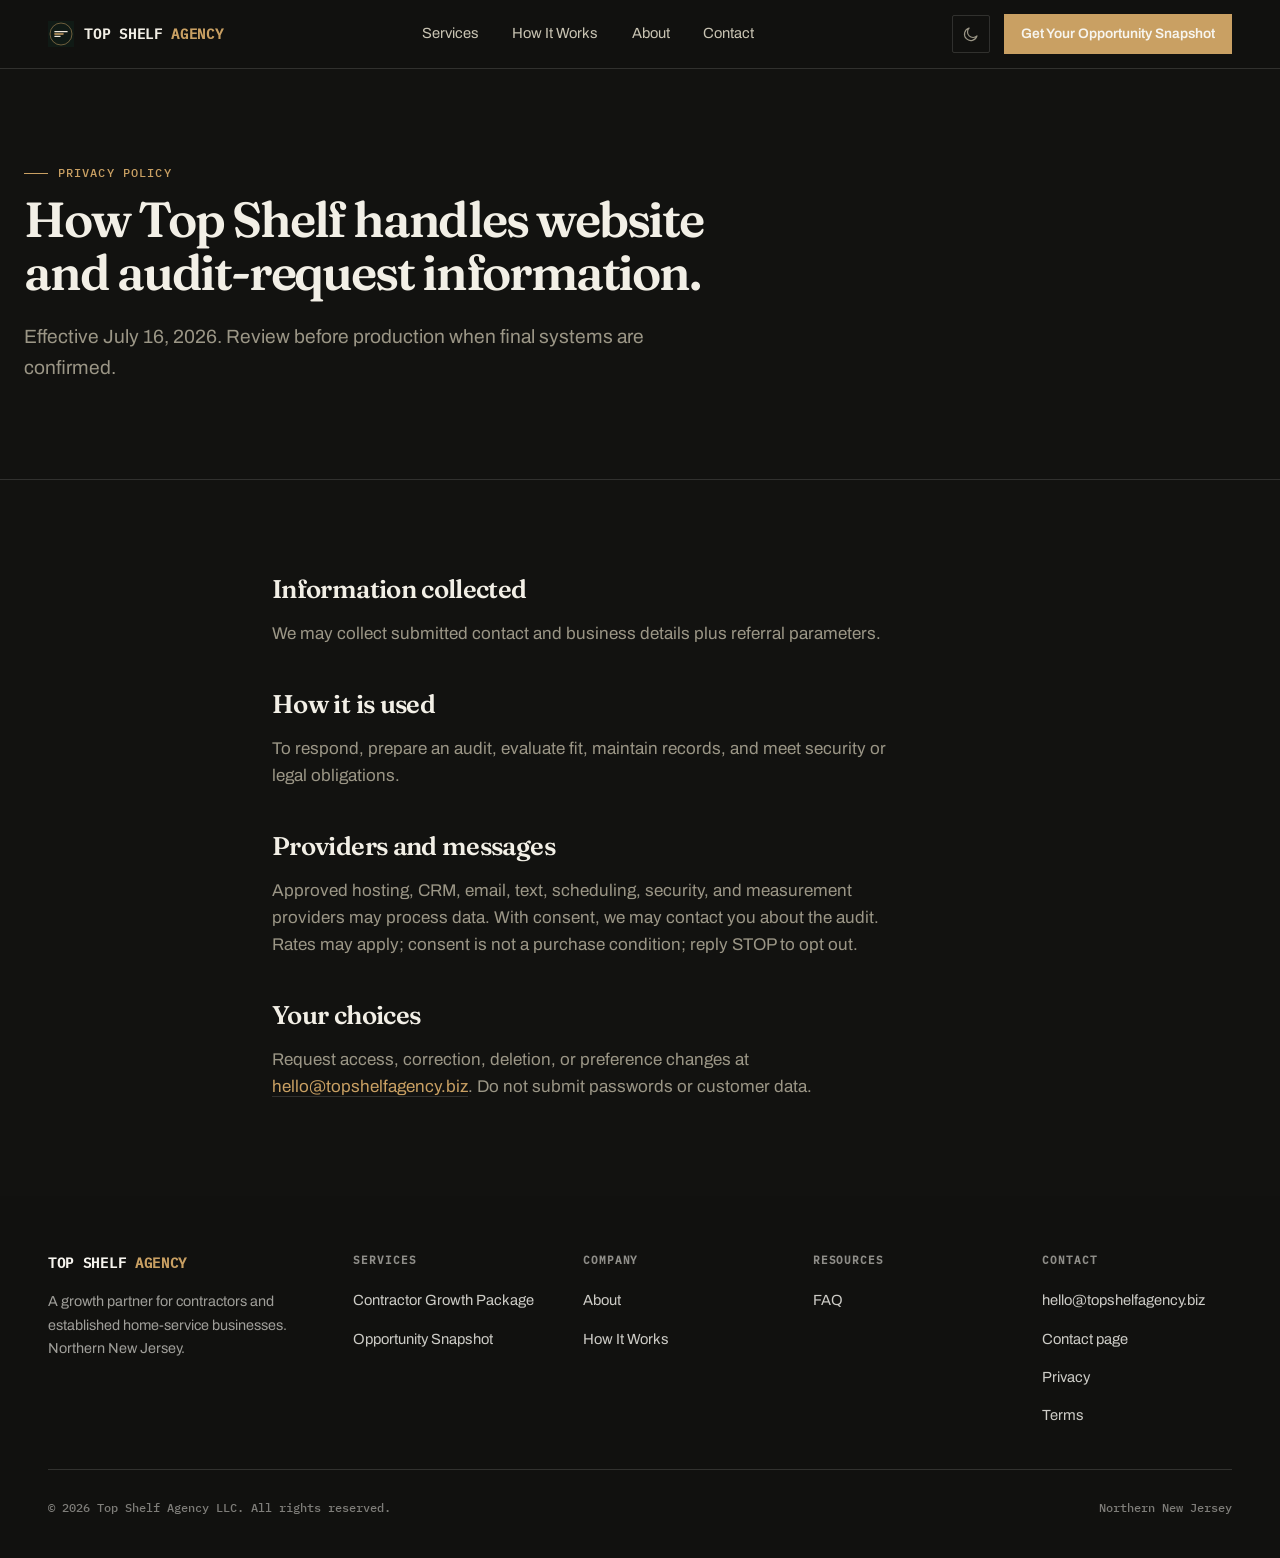
<file: privacy/index.html>
<!doctype html><html lang="en" data-theme="dark"><head><meta charset="utf-8"><script>(function(){var r=document.documentElement,t=null;try{t=localStorage.getItem('top-shelf-theme')||localStorage.getItem('theme')}catch(e){}r.setAttribute('data-theme',t==='light'?'light':'dark')})()</script><meta name="viewport" content="width=device-width,initial-scale=1"><title>Privacy Policy | Top Shelf Agency</title><meta name="description" content="How Top Shelf Agency handles website, contact, and Growth Audit request information."><link rel="canonical" href="https://topshelfagency.biz/privacy/"><link rel="icon" href="/favicon.ico"><link rel="stylesheet" href="/assets/brand.css"><link rel="stylesheet" href="/assets/site-dark.css"><link rel="stylesheet" href="/assets/brand-fixes.css"><link rel="stylesheet" href="/assets/review-notes.css"><link rel="stylesheet" href="/assets/owner-review-v2.css"><link rel="stylesheet" href="/assets/foundation.css"><!-- seo-layer --><meta name="robots" content="index,follow,max-snippet:-1,max-image-preview:large,max-video-preview:-1"><meta name="author" content="Top Shelf Agency LLC"><meta name="theme-color" content="#111b15"><meta property="og:site_name" content="Top Shelf Agency"><meta property="og:locale" content="en_US"><meta name="twitter:title" content="Privacy Policy | Top Shelf Agency"><meta name="twitter:description" content="How Top Shelf Agency handles website, contact, and Growth Audit request information."><meta name="twitter:image" content="https://topshelfagency.biz/assets/logo/og-image-1200x630.png"><meta property="og:type" content="website"><meta property="og:title" content="Privacy Policy | Top Shelf Agency"><meta property="og:description" content="How Top Shelf Agency handles website, contact, and Growth Audit request information."><meta property="og:url" content="https://topshelfagency.biz/privacy/"><meta property="og:image" content="https://topshelfagency.biz/assets/logo/og-image-1200x630.png"><meta name="twitter:card" content="summary_large_image"><script type="application/ld+json">{"@context":"https://schema.org","@graph":[{"@type":"Organization","@id":"https://topshelfagency.biz/#organization","name":"Top Shelf Agency","legalName":"Top Shelf Agency LLC","url":"https://topshelfagency.biz/","description":"A growth partner for contractors and established home-service businesses, connecting online visibility, lead response, follow-up, booking, and reviews into one customer journey system.","email":"hello@topshelfagency.biz","logo":{"@type":"ImageObject","@id":"https://topshelfagency.biz/#logo","url":"https://topshelfagency.biz/assets/logo/mark-512.png","contentUrl":"https://topshelfagency.biz/assets/logo/mark-512.png","width":512,"height":512},"image":{"@type":"ImageObject","url":"https://topshelfagency.biz/assets/logo/og-image-1200x630.png","width":1200,"height":630},"founder":{"@id":"https://topshelfagency.biz/#stephen-wierzbicki"},"areaServed":{"@type":"AdministrativeArea","name":"Northern New Jersey"},"knowsAbout":["Contractor lead follow-up","Missed-call response","Legitimate customer review requests","Lead organization","Speed to lead","Estimate follow-up"],"contactPoint":{"@type":"ContactPoint","contactType":"customer inquiries","email":"hello@topshelfagency.biz","areaServed":"US-NJ","availableLanguage":["English"]}},{"@type":"Person","@id":"https://topshelfagency.biz/#stephen-wierzbicki","name":"Stephen Wierzbicki","jobTitle":"Founder","worksFor":{"@id":"https://topshelfagency.biz/#organization"},"url":"https://topshelfagency.biz/about/"},{"@type":"WebSite","@id":"https://topshelfagency.biz/#website","name":"Top Shelf Agency","url":"https://topshelfagency.biz/","publisher":{"@id":"https://topshelfagency.biz/#organization"},"inLanguage":"en-US"},{"@type":"WebPage","@id":"https://topshelfagency.biz/privacy/#webpage","url":"https://topshelfagency.biz/privacy/","name":"Privacy Policy | Top Shelf Agency","description":"How Top Shelf Agency handles website, contact, and Growth Audit request information.","isPartOf":{"@id":"https://topshelfagency.biz/#website"},"about":{"@id":"https://topshelfagency.biz/#organization"},"publisher":{"@id":"https://topshelfagency.biz/#organization"},"inLanguage":"en-US","dateModified":"2026-07-20","primaryImageOfPage":{"@type":"ImageObject","url":"https://topshelfagency.biz/assets/logo/og-image-1200x630.png","width":1200,"height":630}}]}</script><script src="/assets/public-config.js"></script></head><body><a class="skip" href="#main">Skip to content</a><header class="nav ts-header" id="siteNav"><div class="ts-wrap ts-header-row"><a class="brand ts-brand" href="/"><img src="/assets/logo/logo-mark.svg" width="26" height="26" alt=""><span>TOP SHELF <b>AGENCY</b></span></a><nav class="ts-primary-nav" aria-label="Primary"><a href="/growth-package/">Services</a><a href="/how-it-works/">How It Works</a><a href="/about/">About</a><a href="/contact/">Contact</a></nav><div class="ts-header-actions"><button class="theme-toggle" id="themeToggle" type="button" aria-label="Switch to light mode">
<svg class="icon-sun" width="18" height="18" viewBox="0 0 24 24" fill="none" aria-hidden="true"><circle cx="12" cy="12" r="4" stroke="currentColor" stroke-width="1.6"/><path d="M12 2v2M12 20v2M4.2 4.2l1.4 1.4M18.4 18.4l1.4 1.4M2 12h2M20 12h2M4.2 19.8l1.4-1.4M18.4 5.6l1.4-1.4" stroke="currentColor" stroke-width="1.6" stroke-linecap="round"/></svg>
<svg class="icon-moon" width="18" height="18" viewBox="0 0 24 24" fill="none" aria-hidden="true"><path d="M20 14.5A8.5 8.5 0 1 1 9.5 4a7 7 0 0 0 10.5 10.5Z" stroke="currentColor" stroke-width="1.6" stroke-linejoin="round"/></svg>
</button><a class="ts-btn ts-btn-solid ts-btn-header" data-event="audit_cta_click" href="/growth-audit/">Get Your Opportunity Snapshot</a><button class="ts-nav-toggle" id="navToggle" aria-expanded="false" aria-controls="mobileMenu" aria-label="Open menu">
<svg class="icon-open" viewBox="0 0 24 24" fill="none" aria-hidden="true"><path d="M3 6h18M3 12h18M3 18h18" stroke="currentColor" stroke-width="1.8" stroke-linecap="round"/></svg>
<svg class="icon-close" viewBox="0 0 24 24" fill="none" aria-hidden="true"><path d="M5 5l14 14M19 5L5 19" stroke="currentColor" stroke-width="1.8" stroke-linecap="round"/></svg>
</button></div></div><nav id="mobileMenu" class="mobile-menu" aria-label="Mobile"><div class="ts-wrap"><a href="/growth-package/">Services</a><a href="/how-it-works/">How It Works</a><a href="/about/">About</a><a href="/contact/">Contact</a><a href="/faq/">FAQ</a><a class="ts-btn ts-btn-solid mobile-cta" data-event="audit_cta_click" href="/growth-audit/">Get Your Opportunity Snapshot</a></div></nav></header><main id="main"><section class="page-head"><div class="wrap"><p class="eyebrow">Privacy Policy</p><h1>How Top Shelf handles website and audit-request information.</h1><p class="lede">Effective July 16, 2026. Review before production when final systems are confirmed.</p></div></section><section><div class="wrap prose"><h2>Information collected</h2><p>We may collect submitted contact and business details plus referral parameters.</p><h2>How it is used</h2><p>To respond, prepare an audit, evaluate fit, maintain records, and meet security or legal obligations.</p><h2>Providers and messages</h2><p>Approved hosting, CRM, email, text, scheduling, security, and measurement providers may process data. With consent, we may contact you about the audit. Rates may apply; consent is not a purchase condition; reply STOP to opt out.</p><h2>Your choices</h2><p>Request access, correction, deletion, or preference changes at <a href="mailto:hello@topshelfagency.biz">hello@topshelfagency.biz</a>. Do not submit passwords or customer data.</p></div></section></main><footer><div class="ts-wrap"><div class="ts-foot-top"><div class="ts-foot-brand"><a class="brand ts-brand" href="/"><span>TOP SHELF <b>AGENCY</b></span></a><p>A growth partner for contractors and established home-service businesses. Northern New Jersey.</p></div><nav class="ts-foot-col" aria-label="Services"><h4>Services</h4><ul><li><a href="/growth-package/">Contractor Growth Package</a></li><li><a href="/growth-audit/">Opportunity Snapshot</a></li></ul></nav><nav class="ts-foot-col" aria-label="Company"><h4>Company</h4><ul><li><a href="/about/">About</a></li><li><a href="/how-it-works/">How It Works</a></li></ul></nav><nav class="ts-foot-col" aria-label="Resources"><h4>Resources</h4><ul><li><a href="/faq/">FAQ</a></li></ul></nav><nav class="ts-foot-col" aria-label="Contact and legal"><h4>Contact</h4><ul><li><a data-event="click_to_email" href="mailto:hello@topshelfagency.biz">hello@topshelfagency.biz</a></li><li><a href="/contact/">Contact page</a></li><li><a href="/privacy/">Privacy</a></li><li><a href="/terms/">Terms</a></li></ul></nav></div><div class="ts-foot-bottom"><span>&copy; 2026 Top Shelf Agency LLC. All rights reserved.</span><span>Northern New Jersey</span></div></div></footer><script src="/assets/site-public.js"></script></body></html>
</file>
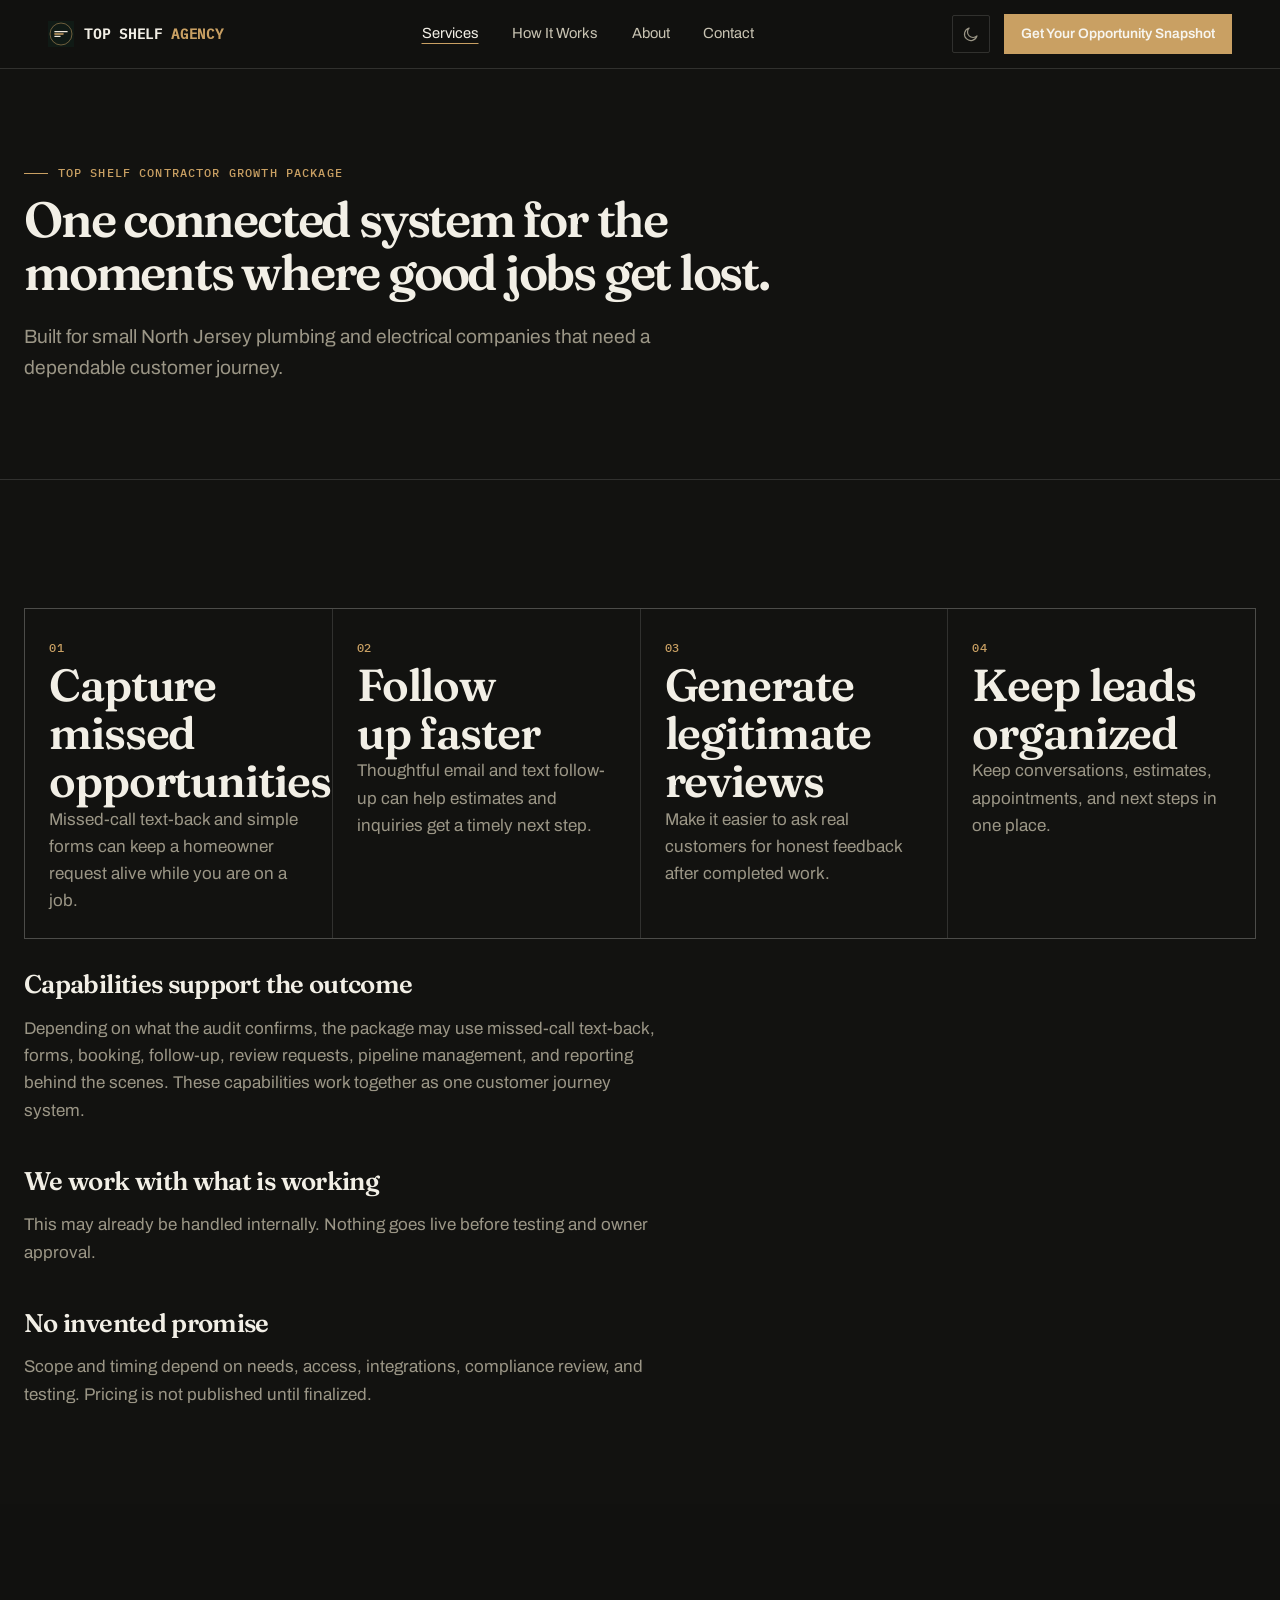
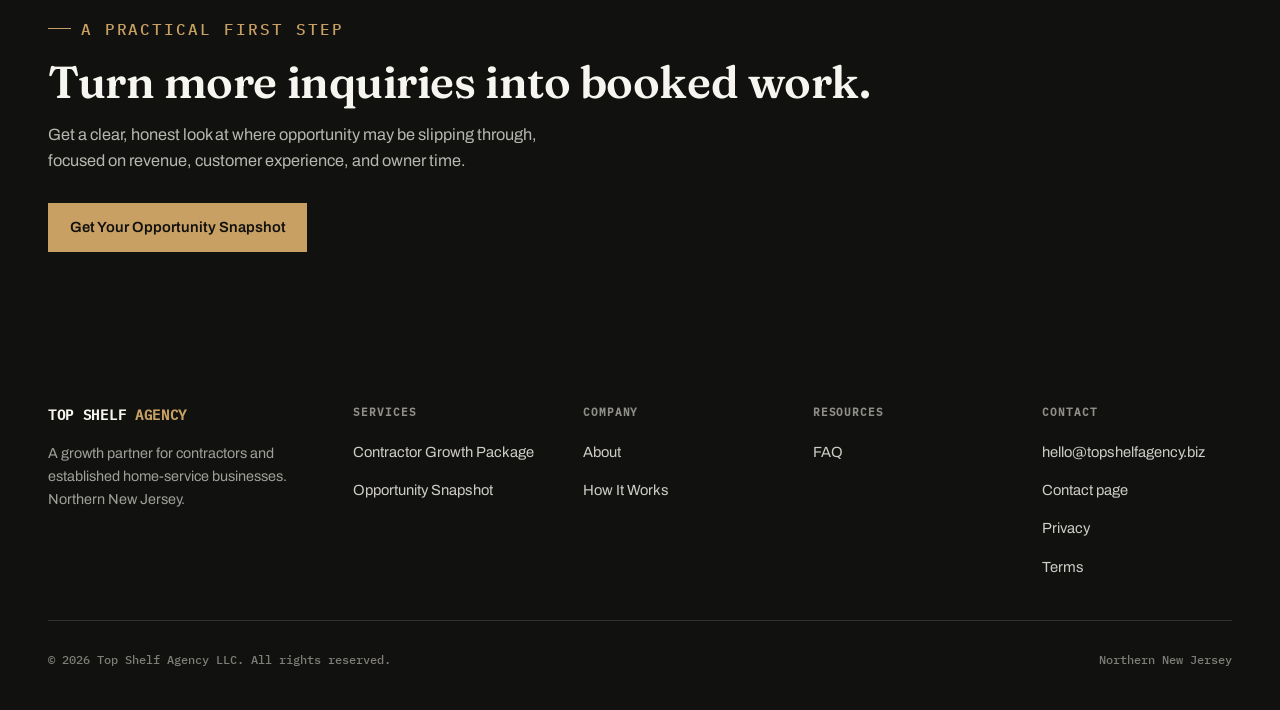
<file: services/index.html>
<!doctype html><meta charset="utf-8"><meta name="robots" content="noindex"><link rel="canonical" href="https://topshelfagency.biz/growth-package/"><meta http-equiv="refresh" content="0;url=/growth-package/"><a href="/growth-package/">Contractor Growth Package</a>
</file>
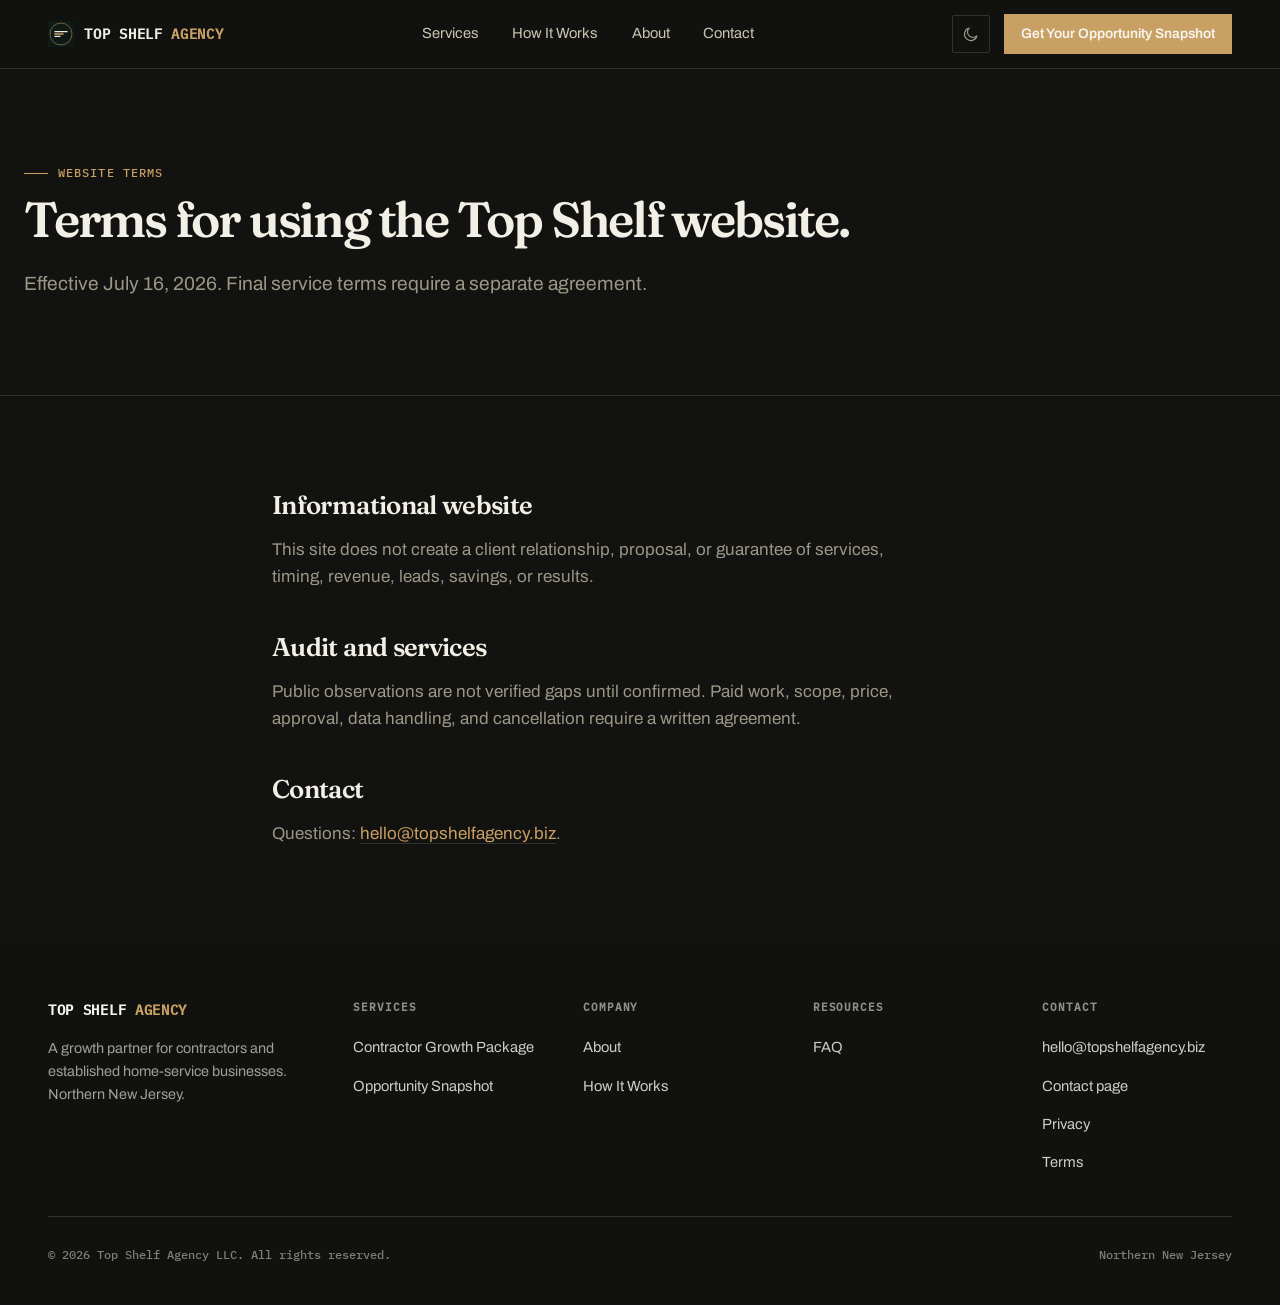
<file: terms/index.html>
<!doctype html><html lang="en" data-theme="dark"><head><meta charset="utf-8"><script>(function(){var r=document.documentElement,t=null;try{t=localStorage.getItem('top-shelf-theme')||localStorage.getItem('theme')}catch(e){}r.setAttribute('data-theme',t==='light'?'light':'dark')})()</script><meta name="viewport" content="width=device-width,initial-scale=1"><title>Website Terms | Top Shelf Agency</title><meta name="description" content="Terms for using the Top Shelf Agency website and requesting a free Growth Audit."><link rel="canonical" href="https://topshelfagency.biz/terms/"><link rel="icon" href="/favicon.ico"><link rel="stylesheet" href="/assets/brand.css"><link rel="stylesheet" href="/assets/site-dark.css"><link rel="stylesheet" href="/assets/brand-fixes.css"><link rel="stylesheet" href="/assets/review-notes.css"><link rel="stylesheet" href="/assets/owner-review-v2.css"><link rel="stylesheet" href="/assets/foundation.css"><!-- seo-layer --><meta name="robots" content="index,follow,max-snippet:-1,max-image-preview:large,max-video-preview:-1"><meta name="author" content="Top Shelf Agency LLC"><meta name="theme-color" content="#111b15"><meta property="og:site_name" content="Top Shelf Agency"><meta property="og:locale" content="en_US"><meta name="twitter:title" content="Website Terms | Top Shelf Agency"><meta name="twitter:description" content="Terms for using the Top Shelf Agency website and requesting a free Growth Audit."><meta name="twitter:image" content="https://topshelfagency.biz/assets/logo/og-image-1200x630.png"><meta property="og:type" content="website"><meta property="og:title" content="Website Terms | Top Shelf Agency"><meta property="og:description" content="Terms for using the Top Shelf Agency website and requesting a free Growth Audit."><meta property="og:url" content="https://topshelfagency.biz/terms/"><meta property="og:image" content="https://topshelfagency.biz/assets/logo/og-image-1200x630.png"><meta name="twitter:card" content="summary_large_image"><script type="application/ld+json">{"@context":"https://schema.org","@graph":[{"@type":"Organization","@id":"https://topshelfagency.biz/#organization","name":"Top Shelf Agency","legalName":"Top Shelf Agency LLC","url":"https://topshelfagency.biz/","description":"A growth partner for contractors and established home-service businesses, connecting online visibility, lead response, follow-up, booking, and reviews into one customer journey system.","email":"hello@topshelfagency.biz","logo":{"@type":"ImageObject","@id":"https://topshelfagency.biz/#logo","url":"https://topshelfagency.biz/assets/logo/mark-512.png","contentUrl":"https://topshelfagency.biz/assets/logo/mark-512.png","width":512,"height":512},"image":{"@type":"ImageObject","url":"https://topshelfagency.biz/assets/logo/og-image-1200x630.png","width":1200,"height":630},"founder":{"@id":"https://topshelfagency.biz/#stephen-wierzbicki"},"areaServed":{"@type":"AdministrativeArea","name":"Northern New Jersey"},"knowsAbout":["Contractor lead follow-up","Missed-call response","Legitimate customer review requests","Lead organization","Speed to lead","Estimate follow-up"],"contactPoint":{"@type":"ContactPoint","contactType":"customer inquiries","email":"hello@topshelfagency.biz","areaServed":"US-NJ","availableLanguage":["English"]}},{"@type":"Person","@id":"https://topshelfagency.biz/#stephen-wierzbicki","name":"Stephen Wierzbicki","jobTitle":"Founder","worksFor":{"@id":"https://topshelfagency.biz/#organization"},"url":"https://topshelfagency.biz/about/"},{"@type":"WebSite","@id":"https://topshelfagency.biz/#website","name":"Top Shelf Agency","url":"https://topshelfagency.biz/","publisher":{"@id":"https://topshelfagency.biz/#organization"},"inLanguage":"en-US"},{"@type":"WebPage","@id":"https://topshelfagency.biz/terms/#webpage","url":"https://topshelfagency.biz/terms/","name":"Website Terms | Top Shelf Agency","description":"Terms for using the Top Shelf Agency website and requesting a free Growth Audit.","isPartOf":{"@id":"https://topshelfagency.biz/#website"},"about":{"@id":"https://topshelfagency.biz/#organization"},"publisher":{"@id":"https://topshelfagency.biz/#organization"},"inLanguage":"en-US","dateModified":"2026-07-20","primaryImageOfPage":{"@type":"ImageObject","url":"https://topshelfagency.biz/assets/logo/og-image-1200x630.png","width":1200,"height":630}}]}</script><script src="/assets/public-config.js"></script></head><body><a class="skip" href="#main">Skip to content</a><header class="nav ts-header" id="siteNav"><div class="ts-wrap ts-header-row"><a class="brand ts-brand" href="/"><img src="/assets/logo/logo-mark.svg" width="26" height="26" alt=""><span>TOP SHELF <b>AGENCY</b></span></a><nav class="ts-primary-nav" aria-label="Primary"><a href="/growth-package/">Services</a><a href="/how-it-works/">How It Works</a><a href="/about/">About</a><a href="/contact/">Contact</a></nav><div class="ts-header-actions"><button class="theme-toggle" id="themeToggle" type="button" aria-label="Switch to light mode">
<svg class="icon-sun" width="18" height="18" viewBox="0 0 24 24" fill="none" aria-hidden="true"><circle cx="12" cy="12" r="4" stroke="currentColor" stroke-width="1.6"/><path d="M12 2v2M12 20v2M4.2 4.2l1.4 1.4M18.4 18.4l1.4 1.4M2 12h2M20 12h2M4.2 19.8l1.4-1.4M18.4 5.6l1.4-1.4" stroke="currentColor" stroke-width="1.6" stroke-linecap="round"/></svg>
<svg class="icon-moon" width="18" height="18" viewBox="0 0 24 24" fill="none" aria-hidden="true"><path d="M20 14.5A8.5 8.5 0 1 1 9.5 4a7 7 0 0 0 10.5 10.5Z" stroke="currentColor" stroke-width="1.6" stroke-linejoin="round"/></svg>
</button><a class="ts-btn ts-btn-solid ts-btn-header" data-event="audit_cta_click" href="/growth-audit/">Get Your Opportunity Snapshot</a><button class="ts-nav-toggle" id="navToggle" aria-expanded="false" aria-controls="mobileMenu" aria-label="Open menu">
<svg class="icon-open" viewBox="0 0 24 24" fill="none" aria-hidden="true"><path d="M3 6h18M3 12h18M3 18h18" stroke="currentColor" stroke-width="1.8" stroke-linecap="round"/></svg>
<svg class="icon-close" viewBox="0 0 24 24" fill="none" aria-hidden="true"><path d="M5 5l14 14M19 5L5 19" stroke="currentColor" stroke-width="1.8" stroke-linecap="round"/></svg>
</button></div></div><nav id="mobileMenu" class="mobile-menu" aria-label="Mobile"><div class="ts-wrap"><a href="/growth-package/">Services</a><a href="/how-it-works/">How It Works</a><a href="/about/">About</a><a href="/contact/">Contact</a><a href="/faq/">FAQ</a><a class="ts-btn ts-btn-solid mobile-cta" data-event="audit_cta_click" href="/growth-audit/">Get Your Opportunity Snapshot</a></div></nav></header><main id="main"><section class="page-head"><div class="wrap"><p class="eyebrow">Website Terms</p><h1>Terms for using the Top Shelf website.</h1><p class="lede">Effective July 16, 2026. Final service terms require a separate agreement.</p></div></section><section><div class="wrap prose"><h2>Informational website</h2><p>This site does not create a client relationship, proposal, or guarantee of services, timing, revenue, leads, savings, or results.</p><h2>Audit and services</h2><p>Public observations are not verified gaps until confirmed. Paid work, scope, price, approval, data handling, and cancellation require a written agreement.</p><h2>Contact</h2><p>Questions: <a href="mailto:hello@topshelfagency.biz">hello@topshelfagency.biz</a>.</p></div></section></main><footer><div class="ts-wrap"><div class="ts-foot-top"><div class="ts-foot-brand"><a class="brand ts-brand" href="/"><span>TOP SHELF <b>AGENCY</b></span></a><p>A growth partner for contractors and established home-service businesses. Northern New Jersey.</p></div><nav class="ts-foot-col" aria-label="Services"><h4>Services</h4><ul><li><a href="/growth-package/">Contractor Growth Package</a></li><li><a href="/growth-audit/">Opportunity Snapshot</a></li></ul></nav><nav class="ts-foot-col" aria-label="Company"><h4>Company</h4><ul><li><a href="/about/">About</a></li><li><a href="/how-it-works/">How It Works</a></li></ul></nav><nav class="ts-foot-col" aria-label="Resources"><h4>Resources</h4><ul><li><a href="/faq/">FAQ</a></li></ul></nav><nav class="ts-foot-col" aria-label="Contact and legal"><h4>Contact</h4><ul><li><a data-event="click_to_email" href="mailto:hello@topshelfagency.biz">hello@topshelfagency.biz</a></li><li><a href="/contact/">Contact page</a></li><li><a href="/privacy/">Privacy</a></li><li><a href="/terms/">Terms</a></li></ul></nav></div><div class="ts-foot-bottom"><span>&copy; 2026 Top Shelf Agency LLC. All rights reserved.</span><span>Northern New Jersey</span></div></div></footer><script src="/assets/site-public.js"></script></body></html>
</file>
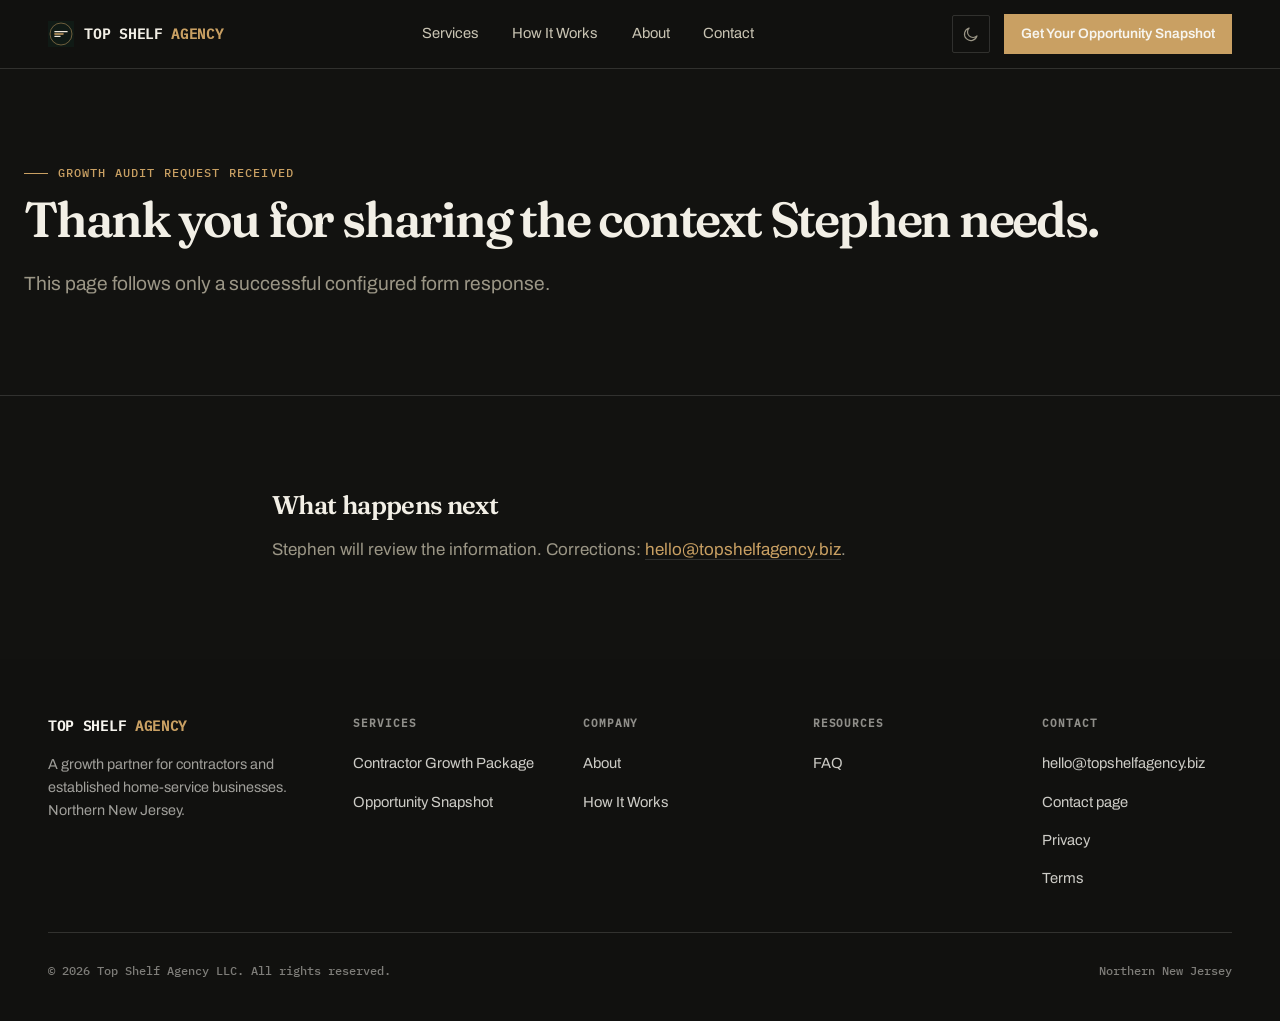
<file: thank-you/index.html>
<!doctype html><html lang="en" data-theme="dark"><head><meta charset="utf-8"><script>(function(){var r=document.documentElement,t=null;try{t=localStorage.getItem('top-shelf-theme')||localStorage.getItem('theme')}catch(e){}r.setAttribute('data-theme',t==='light'?'light':'dark')})()</script><meta name="viewport" content="width=device-width,initial-scale=1"><title>Growth Audit Request Received | Top Shelf Agency</title><meta name="description" content="Confirmation for a Growth Audit request."><meta name="robots" content="noindex,follow,max-snippet:0"><link rel="canonical" href="https://topshelfagency.biz/thank-you/"><link rel="icon" href="/favicon.ico"><link rel="stylesheet" href="/assets/brand.css"><link rel="stylesheet" href="/assets/site-dark.css"><link rel="stylesheet" href="/assets/brand-fixes.css"><link rel="stylesheet" href="/assets/review-notes.css"><link rel="stylesheet" href="/assets/owner-review-v2.css"><link rel="stylesheet" href="/assets/foundation.css"><meta property="og:type" content="website"><meta property="og:title" content="Growth Audit Request Received | Top Shelf Agency"><meta property="og:description" content="Confirmation for a Growth Audit request."><meta property="og:url" content="https://topshelfagency.biz/thank-you/"><meta property="og:image" content="https://topshelfagency.biz/assets/logo/og-image-1200x630.png"><meta name="twitter:card" content="summary_large_image"><script type="application/ld+json">{"@context": "https://schema.org", "@type": "ProfessionalService", "name": "Top Shelf Agency LLC", "url": "https://topshelfagency.biz", "email": "hello@topshelfagency.biz", "areaServed": "Northern New Jersey"}</script><script src="/assets/public-config.js"></script></head><body><a class="skip" href="#main">Skip to content</a><header class="nav ts-header" id="siteNav"><div class="ts-wrap ts-header-row"><a class="brand ts-brand" href="/"><img src="/assets/logo/logo-mark.svg" width="26" height="26" alt=""><span>TOP SHELF <b>AGENCY</b></span></a><nav class="ts-primary-nav" aria-label="Primary"><a href="/growth-package/">Services</a><a href="/how-it-works/">How It Works</a><a href="/about/">About</a><a href="/contact/">Contact</a></nav><div class="ts-header-actions"><button class="theme-toggle" id="themeToggle" type="button" aria-label="Switch to light mode">
<svg class="icon-sun" width="18" height="18" viewBox="0 0 24 24" fill="none" aria-hidden="true"><circle cx="12" cy="12" r="4" stroke="currentColor" stroke-width="1.6"/><path d="M12 2v2M12 20v2M4.2 4.2l1.4 1.4M18.4 18.4l1.4 1.4M2 12h2M20 12h2M4.2 19.8l1.4-1.4M18.4 5.6l1.4-1.4" stroke="currentColor" stroke-width="1.6" stroke-linecap="round"/></svg>
<svg class="icon-moon" width="18" height="18" viewBox="0 0 24 24" fill="none" aria-hidden="true"><path d="M20 14.5A8.5 8.5 0 1 1 9.5 4a7 7 0 0 0 10.5 10.5Z" stroke="currentColor" stroke-width="1.6" stroke-linejoin="round"/></svg>
</button><a class="ts-btn ts-btn-solid ts-btn-header" data-event="audit_cta_click" href="/growth-audit/">Get Your Opportunity Snapshot</a><button class="ts-nav-toggle" id="navToggle" aria-expanded="false" aria-controls="mobileMenu" aria-label="Open menu">
<svg class="icon-open" viewBox="0 0 24 24" fill="none" aria-hidden="true"><path d="M3 6h18M3 12h18M3 18h18" stroke="currentColor" stroke-width="1.8" stroke-linecap="round"/></svg>
<svg class="icon-close" viewBox="0 0 24 24" fill="none" aria-hidden="true"><path d="M5 5l14 14M19 5L5 19" stroke="currentColor" stroke-width="1.8" stroke-linecap="round"/></svg>
</button></div></div><nav id="mobileMenu" class="mobile-menu" aria-label="Mobile"><div class="ts-wrap"><a href="/growth-package/">Services</a><a href="/how-it-works/">How It Works</a><a href="/about/">About</a><a href="/contact/">Contact</a><a href="/faq/">FAQ</a><a class="ts-btn ts-btn-solid mobile-cta" data-event="audit_cta_click" href="/growth-audit/">Get Your Opportunity Snapshot</a></div></nav></header><main id="main"><section class="page-head"><div class="wrap"><p class="eyebrow">Growth Audit request received</p><h1>Thank you for sharing the context Stephen needs.</h1><p class="lede">This page follows only a successful configured form response.</p></div></section><section><div class="wrap prose"><h2>What happens next</h2><p>Stephen will review the information. Corrections: <a href="mailto:hello@topshelfagency.biz">hello@topshelfagency.biz</a>.</p></div></section></main><footer><div class="ts-wrap"><div class="ts-foot-top"><div class="ts-foot-brand"><a class="brand ts-brand" href="/"><span>TOP SHELF <b>AGENCY</b></span></a><p>A growth partner for contractors and established home-service businesses. Northern New Jersey.</p></div><nav class="ts-foot-col" aria-label="Services"><h4>Services</h4><ul><li><a href="/growth-package/">Contractor Growth Package</a></li><li><a href="/growth-audit/">Opportunity Snapshot</a></li></ul></nav><nav class="ts-foot-col" aria-label="Company"><h4>Company</h4><ul><li><a href="/about/">About</a></li><li><a href="/how-it-works/">How It Works</a></li></ul></nav><nav class="ts-foot-col" aria-label="Resources"><h4>Resources</h4><ul><li><a href="/faq/">FAQ</a></li></ul></nav><nav class="ts-foot-col" aria-label="Contact and legal"><h4>Contact</h4><ul><li><a data-event="click_to_email" href="mailto:hello@topshelfagency.biz">hello@topshelfagency.biz</a></li><li><a href="/contact/">Contact page</a></li><li><a href="/privacy/">Privacy</a></li><li><a href="/terms/">Terms</a></li></ul></nav></div><div class="ts-foot-bottom"><span>&copy; 2026 Top Shelf Agency LLC. All rights reserved.</span><span>Northern New Jersey</span></div></div></footer><script src="/assets/site-public.js"></script></body></html>
</file>
<file: assets/brand.css>
@font-face {
    font-family: 'Archivo';
    font-style: normal;
    font-weight: 400 700;
    font-display: swap;
    src: url([data-uri]) format('woff2');
  }
  @font-face {
    font-family: 'Fraunces';
    font-style: normal;
    font-weight: 600;
    font-display: swap;
    src: url([data-uri]) format('woff2');
  }
  @font-face {
    font-family: 'Fraunces';
    font-style: italic;
    font-weight: 500;
    font-display: swap;
    src: url([data-uri]) format('woff2');
  }
  @font-face {
    font-family: 'IBM Plex Mono';
    font-style: normal;
    font-weight: 500;
    font-display: swap;
    src: url([data-uri]) format('woff2');
  }

  :root{
    --ink:#15211a;
    --paper:#edeae1;
    --paper-raised:#f6f4ee;
    --shelf:#24463b;
    --shelf-2:#1c362d;
    --brass:#9c7434;
    --brass-strong:#7d5b26;
    --brass-tint:#e3d3ae;
    --line:#d3cdbb;
    --muted:#63614f;

    --fixed-ink:#101a15;
    --fixed-paper:#ede8dc;
    --fixed-brass:#c9a063;

    --font-display:'Fraunces', Georgia, serif;
    --font-body:'Archivo', -apple-system, sans-serif;
    --font-mono:'IBM Plex Mono', 'SFMono-Regular', Consolas, monospace;

    --space-1: 0.5rem;
    --space-2: 0.75rem;
    --space-3: 1rem;
    --space-4: 1.5rem;
    --space-5: 2rem;
    --space-6: 3rem;
    --space-7: 4.5rem;
    --space-8: 7rem;

    --max: 74rem;
    --radius-sm: 3px;
    --radius-pill: 999px;
  }

  @media (prefers-color-scheme: dark){
    :root{
      --ink:#ece6d8;
      --paper:#111b15;
      --paper-raised:#16221b;
      --shelf:#1a2b23;
      --shelf-2:#132019;
      --brass:#c9a063;
      --brass-strong:#e0b578;
      --brass-tint:#3a3123;
      --line:#2b352c;
      --muted:#9b9686;
    }
  }
  :root[data-theme="dark"]{
    --ink:#ece6d8;
    --paper:#111b15;
    --paper-raised:#16221b;
    --shelf:#1a2b23;
    --shelf-2:#132019;
    --brass:#c9a063;
    --brass-strong:#e0b578;
    --brass-tint:#3a3123;
    --line:#2b352c;
    --muted:#9b9686;
  }
  :root[data-theme="light"]{
    --ink:#15211a;
    --paper:#edeae1;
    --paper-raised:#f6f4ee;
    --shelf:#24463b;
    --shelf-2:#1c362d;
    --brass:#9c7434;
    --brass-strong:#7d5b26;
    --brass-tint:#e3d3ae;
    --line:#d3cdbb;
    --muted:#63614f;
  }

  *,*::before,*::after{ box-sizing:border-box; }
  html{ -webkit-text-size-adjust:100%; }
  body{
    margin:0;
    background:var(--paper);
    color:var(--ink);
    font-family:var(--font-body);
    font-size:17px;
    line-height:1.6;
    -webkit-font-smoothing:antialiased;
    text-rendering:optimizeLegibility;
  }
  img,svg{ display:block; max-width:100%; }
  a{ color:inherit; }
  ::selection{ background:var(--brass); color:var(--fixed-paper); }

  .wrap{
    max-width:var(--max);
    margin:0 auto;
    padding-inline:var(--space-5);
  }
  @media (max-width:640px){
    .wrap{ padding-inline:var(--space-4); }
  }

  h1,h2,h3{
    font-family:var(--font-display);
    font-weight:600;
    line-height:1.08;
    text-wrap:balance;
    margin:0;
  }
  em{ font-family:var(--font-display); font-style:italic; font-weight:500; }
  p{ margin:0; }

  .eyebrow{
    font-family:var(--font-mono);
    font-size:0.78rem;
    letter-spacing:0.14em;
    text-transform:uppercase;
    color:var(--brass);
    display:flex;
    align-items:center;
    gap:0.6em;
  }
  .eyebrow::before{
    content:"";
    width:1.4em;
    height:1px;
    background:var(--brass);
    display:inline-block;
  }

  /* ---------- Nav ---------- */
  .nav{
    position:sticky;
    top:0;
    z-index:40;
    background:color-mix(in srgb, var(--paper) 92%, transparent);
    backdrop-filter:blur(10px);
    border-bottom:1px solid transparent;
    transition:border-color 200ms ease, box-shadow 200ms ease;
  }
  .nav.is-scrolled{
    border-color:var(--line);
    box-shadow:0 6px 18px -14px rgba(0,0,0,0.4);
  }
  .nav-row{
    display:flex;
    align-items:center;
    justify-content:space-between;
    padding-block:var(--space-3);
  }
  .brand{
    display:flex;
    align-items:center;
    gap:0.6rem;
    text-decoration:none;
    color:var(--ink);
  }
  .brand-mark{ width:26px; height:26px; flex:none; }
  .brand-word{
    font-family:var(--font-mono);
    font-size:0.98rem;
    letter-spacing:0.03em;
    font-weight:500;
  }
  .brand-word b{ color:var(--brass); font-weight:500; }
  .nav-links{
    display:flex;
    align-items:center;
    gap:var(--space-5);
    list-style:none;
    margin:0;
    padding:0;
  }
  .nav-links a{
    font-size:0.94rem;
    text-decoration:none;
    color:var(--muted);
    transition:color 150ms ease;
  }
  .nav-links a:hover, .nav-links a:focus-visible{ color:var(--ink); }
  @media (max-width:800px){ .nav-links .nav-only-desktop{ display:none; } }

  .nav-only-mobile{ display:none; }
  @media (max-width:800px){ .nav-only-mobile{ display:flex; align-items:center; } }
  .nav-toggle{
    display:inline-flex;
    align-items:center;
    justify-content:center;
    width:40px;
    height:40px;
    padding:0;
    background:transparent;
    border:1px solid var(--line);
    border-radius:var(--radius-sm);
    color:var(--ink);
    cursor:pointer;
  }
  .nav-toggle:hover{ border-color:var(--brass); color:var(--brass); }
  .nav-toggle:focus-visible{ outline:2px solid var(--brass); outline-offset:2px; }
  .nav-toggle .icon-close{ display:none; }
  .nav-toggle[aria-expanded="true"] .icon-open{ display:none; }
  .nav-toggle[aria-expanded="true"] .icon-close{ display:block; }

  .theme-toggle{
    display:inline-flex;
    align-items:center;
    justify-content:center;
    width:40px;
    height:40px;
    padding:0;
    background:transparent;
    border:1px solid var(--line);
    border-radius:var(--radius-sm);
    color:var(--ink);
    cursor:pointer;
  }
  .theme-toggle:hover{ border-color:var(--brass); color:var(--brass); }
  .theme-toggle:focus-visible{ outline:2px solid var(--brass); outline-offset:2px; }
  .theme-toggle .icon-moon{ display:none; }
  :root[data-theme="dark"] .theme-toggle .icon-sun{ display:none; }
  :root[data-theme="dark"] .theme-toggle .icon-moon{ display:block; }

  .mobile-menu{ display:none; border-top:1px solid var(--line); background:var(--paper); }
  .mobile-menu.is-open{ display:block; }
  .mobile-menu .wrap{ display:flex; flex-direction:column; padding-block:var(--space-2); }
  .mobile-menu a{
    display:block;
    padding:var(--space-3) 0;
    text-decoration:none;
    color:var(--ink);
    font-size:1.05rem;
    border-bottom:1px solid var(--line);
  }
  .mobile-menu a:last-child{ border-bottom:none; }
  .mobile-menu a:active{ color:var(--brass); }
  @media (min-width:801px){ .mobile-menu{ display:none !important; } }

  /* ---------- Buttons ---------- */
  .btn{
    display:inline-flex;
    align-items:center;
    justify-content:center;
    gap:0.5em;
    font-family:var(--font-body);
    font-weight:600;
    font-size:0.95rem;
    padding:0.85em 1.5em;
    border-radius:var(--radius-sm);
    border:1px solid transparent;
    cursor:pointer;
    text-decoration:none;
    transition:transform 150ms ease, box-shadow 150ms ease, background 150ms ease, border-color 150ms ease;
    white-space:nowrap;
  }
  .btn:focus-visible{ outline:2px solid var(--brass); outline-offset:2px; }
  .btn[target="_blank"]::after,
  .prose a[target="_blank"]::after,
  .footnotes a[target="_blank"]::after{
    content:"\2197";
    display:inline-block;
    margin-left:0.4em;
    font-size:0.85em;
    vertical-align:middle;
  }

  /* ---------- Hero ---------- */
  .hero{
    padding-block:var(--space-8) var(--space-7);
    border-bottom:1px solid var(--line);
  }
  .hero-grid{
    display:grid;
    grid-template-columns:1.35fr 1fr;
    gap:var(--space-7);
    align-items:start;
  }
  .hero-aside{
    display:flex;
    flex-direction:column;
    gap:var(--space-4);
  }
  @media (max-width:900px){
    .hero-grid{ grid-template-columns:1fr; }
  }
  .hero h1{ font-size:clamp(2.5rem, 2rem + 2.6vw, 4rem); }
  .hero h1 em{ font-size: 1.03em; }
  .hero-lede{
    margin-top:var(--space-4);
    max-width:38rem;
    font-size:1.15rem;
    color:var(--muted);
  }
  .hero-eyebrow{ margin-bottom:var(--space-4); }
  .hero-ctas{
    display:flex;
    align-items:center;
    gap:var(--space-4);
    margin-top:var(--space-6);
    flex-wrap:wrap;
  }
  .hero-link{
    font-size:0.95rem;
    text-decoration:underline;
    text-decoration-color:var(--line);
    text-underline-offset:0.25em;
  }

  .hero-ticket{
    background:var(--paper-raised);
    border:1px solid var(--line);
    border-radius:var(--radius-sm);
    padding:var(--space-5);
    position:relative;
  }
  .hero-ticket::before{
    content:"";
    position:absolute;
    top:-1px; left:var(--space-4); right:var(--space-4);
    height:1px;
    background:repeating-linear-gradient(90deg, var(--brass) 0 6px, transparent 6px 12px);
  }
  .ticket-label{
    font-family:var(--font-mono);
    font-size:0.72rem;
    letter-spacing:0.1em;
    text-transform:uppercase;
    color:var(--muted);
  }
  .ticket-note{ margin-top:0.6em; font-size:0.92rem; color:var(--muted); }
  .pledge{
    border-left:3px solid var(--brass);
    padding-left:var(--space-4);
  }
  .pledge-label{
    display:block;
    font-family:var(--font-mono);
    font-size:0.7rem;
    letter-spacing:0.1em;
    text-transform:uppercase;
    color:var(--brass);
    margin-bottom:0.5em;
  }
  .pledge-text{
    font-family:var(--font-display);
    font-style:italic;
    font-weight:500;
    font-size:1.05rem;
    color:var(--ink);
    text-wrap:balance;
  }
  .ticket-divider{ height:1px; background:var(--line); margin-block:var(--space-4); }
  .cost-rows{ display:flex; flex-direction:column; gap:var(--space-3); margin-top:0.9em; }
  .cost-row{ display:grid; grid-template-columns:4.4rem 1fr; gap:0.9rem; align-items:baseline; }
  .cost-num{
    font-family:var(--font-mono);
    font-size:1.5rem;
    color:var(--brass);
    font-variant-numeric:tabular-nums;
  }
  .cost-copy{ font-size:0.92rem; color:var(--muted); }

  /* ---------- Section scaffolding ---------- */
  section{ padding-block:var(--space-7); }
  .section-head{
    max-width:38rem;
    margin-bottom:var(--space-6);
  }
  .section-head h2{ margin-top:var(--space-2); font-size:clamp(1.9rem, 1.6rem + 1.2vw, 2.5rem); }
  .divider{
    border:none;
    border-top:1px solid var(--line);
    margin:0;
  }

  /* ---------- Signals (problem) ---------- */
  .signals-grid{
    display:grid;
    grid-template-columns:repeat(3, 1fr);
    gap:var(--space-5);
  }
  @media (max-width:800px){ .signals-grid{ grid-template-columns:1fr; } }
  .signal{
    padding:var(--space-5);
    background:var(--paper-raised);
    border:1px solid var(--line);
    border-radius:var(--radius-sm);
  }
  .signal-icon{ color:var(--brass); margin-bottom:var(--space-3); }
  .signal p{ color:var(--muted); font-size:1rem; }
  .signal .signal-quote{
    font-family:var(--font-display);
    font-style:italic;
    font-weight:500;
    font-size:1.15rem;
    color:var(--ink);
    margin-bottom:0.6em;
  }

  /* ---------- Services (shelf) ---------- */
  .shelf-rail{
    display:grid;
    grid-template-columns:repeat(3,1fr);
    gap:var(--space-5);
  }
  @media (max-width:900px){ .shelf-rail{ grid-template-columns:repeat(2,1fr); } }
  @media (max-width:600px){ .shelf-rail{ grid-template-columns:1fr; } }
  .item{
    position:relative;
    border:1px solid var(--line);
    border-radius:var(--radius-sm);
    padding:var(--space-5) var(--space-4) var(--space-4);
    background:var(--paper-raised);
    transition:border-color 200ms ease, transform 200ms ease;
  }
  .item:hover{ border-color:var(--brass); transform:translateY(-3px); }
  .item:active{ border-color:var(--brass); transform:translateY(-1px); }
  .item-tag{
    position:absolute;
    top:-0.7em;
    left:var(--space-4);
    background:var(--brass);
    color:var(--fixed-paper);
    font-family:var(--font-mono);
    font-size:0.68rem;
    letter-spacing:0.08em;
    text-transform:uppercase;
    padding:0.35em 0.7em;
    border-radius:2px;
  }
  .link-card .item-tag{
    position:static;
    display:inline-block;
    margin-bottom:var(--space-3);
  }
  .item h3{ font-size:1.35rem; margin-top:var(--space-3); }
  .item p{ color:var(--muted); margin-top:0.6em; font-size:0.98rem; }
  .item-icon{ color:var(--brass); }

  /* ---------- Dashboard ---------- */
  .dash-grid{
    display:grid;
    grid-template-columns:1fr 1fr;
    gap:var(--space-7);
    align-items:center;
  }
  @media (max-width:900px){ .dash-grid{ grid-template-columns:1fr; } }
  .dash-card{
    background:var(--paper-raised);
    border:1px solid var(--line);
    border-radius:var(--radius-sm);
    padding:var(--space-5);
  }
  .dash-head{
    display:flex;
    align-items:center;
    justify-content:space-between;
    margin-bottom:var(--space-5);
  }
  .dash-tag{
    font-family:var(--font-mono);
    font-size:0.68rem;
    letter-spacing:0.06em;
    text-transform:uppercase;
    color:var(--muted);
    border:1px solid var(--line);
    padding:0.3em 0.6em;
    border-radius:2px;
  }
  .device-row{ display:flex; align-items:center; gap:0.6rem; color:var(--muted); }
  .dash-metrics{
    display:grid;
    grid-template-columns:repeat(3,1fr);
    gap:var(--space-4);
    margin-bottom:var(--space-5);
  }
  @media (max-width:560px){ .dash-metrics{ grid-template-columns:1fr; } }
  .metric{ display:flex; flex-direction:column; gap:0.3rem; }
  .metric-label{
    font-family:var(--font-mono);
    font-size:0.66rem;
    letter-spacing:0.04em;
    text-transform:uppercase;
    color:var(--muted);
  }
  .metric-value{
    font-family:var(--font-mono);
    font-size:1.5rem;
    color:var(--ink);
    font-variant-numeric:tabular-nums;
  }
  .metric-spark{ margin-top:0.2rem; }
  .dash-week{ border-top:1px solid var(--line); padding-top:var(--space-3); }
  .week-bars{
    display:flex;
    align-items:flex-end;
    gap:0.6rem;
    height:96px;
  }
  .week-bar{
    position:relative;
    flex:1;
    display:flex;
    flex-direction:column;
    align-items:center;
    justify-content:flex-end;
    height:100%;
    gap:0.4rem;
  }
  .bar{
    width:100%;
    max-width:22px;
    background:var(--line);
    border-radius:2px 2px 0 0;
  }
  .bar.peak{ background:var(--brass); }
  .bar-day{ font-family:var(--font-mono); font-size:0.68rem; color:var(--muted); }
  .bar-value{
    position:absolute;
    top:-1.5em;
    font-family:var(--font-mono);
    font-size:0.66rem;
    color:var(--brass);
    font-variant-numeric:tabular-nums;
  }

  /* ---------- Proof strip ---------- */
  .proof{
    display:grid;
    grid-template-columns:repeat(3,1fr);
  }
  @media (max-width:800px){ .proof{ grid-template-columns:1fr; } }
  .proof-cell{
    padding:var(--space-5) var(--space-4);
    border-left:1px dashed var(--line);
    text-align:left;
  }
  .proof-cell:first-child{ border-left:none; padding-left:0; }
  @media (max-width:800px){
    .proof-cell{ border-left:none; border-top:1px dashed var(--line); padding-left:0; }
    .proof-cell:first-child{ border-top:none; }
  }
  .proof-num{
    font-family:var(--font-mono);
    font-size:clamp(2.2rem, 1.9rem + 1.2vw, 3rem);
    color:var(--brass);
    font-variant-numeric:tabular-nums;
  }
  .proof-cell p{ margin-top:0.4em; color:var(--muted); font-size:0.98rem; }

  /* ---------- Process ---------- */
  .ledger{ display:flex; flex-direction:column; }
  .ledger-row{
    display:grid;
    grid-template-columns:5rem 1fr;
    gap:var(--space-5);
    padding-block:var(--space-5);
    border-top:1px solid var(--line);
  }
  .ledger-row:last-child{ border-bottom:1px solid var(--line); }
  .ledger-index{
    font-family:var(--font-mono);
    font-size:1.6rem;
    color:var(--brass);
    font-variant-numeric:tabular-nums;
  }
  .ledger-row h3{ font-size:1.3rem; }
  .ledger-row p{ color:var(--muted); margin-top:0.5em; max-width:34rem; }

  /* ---------- Final CTA ---------- */
  .cta-grid{
    display:grid;
    grid-template-columns:1.1fr 0.9fr;
    gap:var(--space-7);
    align-items:start;
  }
  @media (max-width:900px){ .cta-grid{ grid-template-columns:1fr; } }
  .reassure{ list-style:none; margin:var(--space-5) 0 0; padding:0; display:flex; flex-direction:column; gap:0.7rem; }
  .reassure li{ display:flex; gap:0.6rem; color:var(--muted); font-size:0.98rem; }
  .reassure svg{ flex:none; color:var(--brass); margin-top:0.2em; }

  .slip{
    background:var(--paper-raised);
    border:1px solid var(--line);
    border-radius:var(--radius-sm);
    padding:var(--space-5);
  }
  .field{ display:flex; flex-direction:column; gap:0.4rem; margin-bottom:var(--space-4); }
  .field label{
    font-family:var(--font-mono);
    font-size:0.72rem;
    letter-spacing:0.08em;
    text-transform:uppercase;
    color:var(--muted);
  }
  .field input{
    font-family:var(--font-body);
    font-size:1rem;
    padding:0.75em 0.9em;
    border:1px solid var(--line);
    border-radius:var(--radius-sm);
    background:var(--paper);
    color:var(--ink);
  }
  .field input:focus-visible{ outline:2px solid var(--brass); outline-offset:1px; }
  .slip-fine{ margin-top:var(--space-3); font-size:0.82rem; color:var(--muted); }

  /* ---------- Footer (fixed dark, both themes) ---------- */
  .back-to-top{
    position:fixed;
    right:var(--space-4);
    bottom:var(--space-4);
    z-index:50;
    width:44px;
    height:44px;
    display:inline-flex;
    align-items:center;
    justify-content:center;
    background:var(--fixed-ink);
    color:var(--fixed-paper);
    border:1px solid var(--fixed-brass);
    border-radius:var(--radius-pill);
    cursor:pointer;
    opacity:0;
    transform:translateY(8px);
    pointer-events:none;
    transition:opacity 200ms ease, transform 200ms ease;
  }
  .back-to-top.is-visible{
    opacity:1;
    transform:translateY(0);
    pointer-events:auto;
  }
  .back-to-top:hover{ border-color:var(--fixed-paper); }
  .back-to-top:active{ transform:translateY(0) scale(0.95); }
  .back-to-top:focus-visible{ outline:2px solid var(--fixed-brass); outline-offset:2px; }
  @media (prefers-reduced-motion: reduce){
    .back-to-top{ transition:opacity 150ms ease; transform:none; }
    .back-to-top.is-visible{ transform:none; }
  }

  footer{
    background:var(--fixed-ink);
    color:var(--fixed-paper);
    padding-block:var(--space-6) var(--space-5);
  }
  .foot-grid{
    display:flex;
    justify-content:space-between;
    gap:var(--space-5);
    flex-wrap:wrap;
    padding-bottom:var(--space-5);
    border-bottom:1px solid rgba(237,232,220,0.14);
  }
  footer .brand-word{ color:var(--fixed-paper); }
  footer .brand-word b{ color:var(--fixed-brass); }
  .foot-area{ color:rgba(237,232,220,0.65); font-size:0.95rem; max-width:22rem; }
  .foot-links{ display:flex; gap:var(--space-5); list-style:none; margin:0; padding:0; }
  .foot-links a{ text-decoration:none; color:rgba(237,232,220,0.75); font-size:0.92rem; }
  .foot-links a:hover{ color:var(--fixed-brass); }
  .foot-bottom{
    display:flex;
    justify-content:space-between;
    flex-wrap:wrap;
    gap:0.5rem;
    padding-top:var(--space-4);
    font-size:0.82rem;
    color:rgba(237,232,220,0.45);
    font-family:var(--font-mono);
  }

  /* ---------- Reveal ---------- */
  .reveal{ opacity:0; transform:translateY(14px); transition:opacity 600ms ease, transform 600ms ease; }
  .reveal.is-visible{ opacity:1; transform:translateY(0); }
  @media (prefers-reduced-motion: reduce){
    .reveal{ opacity:1; transform:none; transition:none; }
    .item:hover, .item:active{ transform:none; }
    .link-card:hover, .link-card:active{ transform:none; }
  }

  /* ---------- Skip link ---------- */
  .skip-link{
    position:absolute;
    left:1rem;
    top:-3rem;
    background:var(--fixed-ink);
    color:var(--fixed-paper);
    padding:0.7em 1.1em;
    border-radius:var(--radius-sm);
    z-index:100;
    text-decoration:none;
    font-size:0.9rem;
    transition:top 150ms ease;
  }
  .skip-link:focus{ top:1rem; }

  /* ---------- Breadcrumb ---------- */
  .crumbs{
    display:flex;
    flex-wrap:wrap;
    align-items:center;
    gap:0.4em;
    font-family:var(--font-mono);
    font-size:0.78rem;
    color:var(--muted);
    padding-block:var(--space-4);
  }
  .crumbs a{ text-decoration:none; color:var(--muted); }
  .crumbs a:hover{ color:var(--brass); }
  .crumbs span[aria-current]{ color:var(--ink); }

  /* ---------- Inner-page header (utilitarian, no big hero) ---------- */
  .page-head{ padding-block:var(--space-3) var(--space-6); border-bottom:1px solid var(--line); }
  .page-head h1{ margin-top:var(--space-2); font-size:clamp(2.1rem, 1.8rem + 1.6vw, 3.1rem); }
  .page-head .hero-lede{ margin-top:var(--space-4); max-width:42rem; }

  /* ---------- Prose (long-form content) ---------- */
  .prose{ max-width:42rem; }
  .prose h2{ font-size:1.6rem; margin-top:var(--space-6); margin-bottom:var(--space-3); }
  .prose h2:first-child{ margin-top:0; }
  .prose p{ color:var(--muted); margin-top:var(--space-3); }
  .prose p:first-child{ margin-top:0; }
  .prose ul, .prose ol{ margin:var(--space-3) 0 0; padding-left:1.3em; color:var(--muted); display:flex; flex-direction:column; gap:0.5em; }
  .prose a{ color:var(--brass); text-decoration-color:var(--line); text-underline-offset:0.2em; }
  .prose strong{ color:var(--ink); }

  /* ---------- Footnote / citation ---------- */
  .fn{
    font-family:var(--font-mono);
    font-size:0.68rem;
    color:var(--brass);
    text-decoration:none;
    vertical-align:super;
    margin-left:0.15em;
  }
  .fn:hover{ text-decoration:underline; }
  .footnotes{
    margin-top:var(--space-7);
    padding-top:var(--space-4);
    border-top:1px solid var(--line);
    font-size:0.86rem;
    color:var(--muted);
  }
  .footnotes ol{ padding-left:1.2em; display:flex; flex-direction:column; gap:0.6em; }
  .footnotes a{ color:var(--brass); }

  /* ---------- TODO / placeholder marker ---------- */
  .todo{
    display:inline-flex;
    align-items:center;
    gap:0.4em;
    font-family:var(--font-mono);
    font-size:0.72rem;
    letter-spacing:0.04em;
    text-transform:uppercase;
    color:var(--brass);
    border:1px dashed var(--brass);
    padding:0.25em 0.6em;
    border-radius:2px;
  }

  /* ---------- FAQ accordion ---------- */
  .faq-list{ display:flex; flex-direction:column; }
  .faq-item{ border-top:1px solid var(--line); }
  .faq-item:last-child{ border-bottom:1px solid var(--line); }
  .faq-item summary{
    list-style:none;
    cursor:pointer;
    display:flex;
    align-items:center;
    justify-content:space-between;
    gap:var(--space-4);
    padding-block:var(--space-4);
    font-family:var(--font-display);
    font-weight:600;
    font-size:1.1rem;
  }
  .faq-item summary:hover,
  .faq-item summary:active{ color:var(--brass); }
  .faq-item summary h2{
    margin:0;
    font:inherit;
    color:inherit;
  }
  .faq-item summary:focus-visible{ outline:2px solid var(--brass); outline-offset:2px; }
  .faq-item summary::-webkit-details-marker{ display:none; }
  .faq-item summary::after{
    content:"+";
    font-family:var(--font-mono);
    color:var(--brass);
    font-size:1.3rem;
    flex:none;
    transition:transform 200ms ease;
  }
  .faq-item[open] summary::after{ content:"\2212"; }
  .faq-item p{ color:var(--muted); padding-bottom:var(--space-4); max-width:42rem; }

  /* ---------- Service/content card grid (hub pages) ---------- */
  .link-grid{ display:grid; grid-template-columns:repeat(2,1fr); gap:var(--space-5); }
  @media (max-width:700px){ .link-grid{ grid-template-columns:1fr; } }
  .link-card{
    display:block;
    text-decoration:none;
    color:var(--ink);
    border:1px solid var(--line);
    border-radius:var(--radius-sm);
    padding:var(--space-5);
    background:var(--paper-raised);
    transition:border-color 200ms ease, transform 200ms ease;
  }
  .link-card:hover{ border-color:var(--brass); transform:translateY(-3px); }
  .link-card:active{ border-color:var(--brass); transform:translateY(-1px); }
  .link-card h3{ font-size:1.3rem; }
  .link-card p{ color:var(--muted); margin-top:0.6em; font-size:0.96rem; }
  .link-card .item-icon{ margin-bottom:var(--space-3); }
  .link-card-arrow{ display:inline-block; margin-top:var(--space-3); font-family:var(--font-mono); font-size:0.85rem; color:var(--brass); }

  /* ---------- Contact form / NAP ---------- */
  .nap-list{ list-style:none; margin:var(--space-4) 0 0; padding:0; display:flex; flex-direction:column; gap:0.7rem; }
  .nap-list li{ display:flex; gap:0.7rem; align-items:baseline; }
  .nap-list svg{ flex:none; color:var(--brass); }
  .nap-list .nap-label{ font-family:var(--font-mono); font-size:0.7rem; letter-spacing:0.06em; text-transform:uppercase; color:var(--muted); min-width:5.5rem; }
</file>
<file: assets/site-dark.css>
/* Page-specific layout layered over the verified original Top Shelf design system. */
html{scroll-behavior:smooth}
body{background:var(--paper);color:var(--ink);font-family:var(--font-body);font-size:17px;line-height:1.6}
p{max-width:65ch}
h1,h2,h3{font-family:var(--font-display);font-weight:600;line-height:1.08;letter-spacing:-.025em;text-wrap:balance}
h1{font-size:clamp(2.65rem,5.8vw,5.1rem);letter-spacing:-.045em}
h2{font-size:clamp(1.9rem,3.5vw,2.9rem)}
h3{font-size:1.32rem}
.wrap{width:min(var(--max),calc(100% - 3rem));margin-inline:auto;padding-inline:0}
.skip{position:fixed;left:1rem;top:-6rem;z-index:100;background:var(--brass);color:var(--fixed-ink);padding:.75rem 1rem;text-decoration:none}
.skip:focus{top:1rem}
.nav{position:sticky;top:0;z-index:20;background:color-mix(in srgb,var(--paper) 94%,transparent);border-bottom:1px solid var(--line);backdrop-filter:blur(14px)}
.nav-row{min-height:76px;display:flex;align-items:center;justify-content:space-between;gap:1.25rem}
.brand{display:flex;align-items:center;gap:.75rem;text-decoration:none;font-family:var(--font-body);font-size:.78rem;font-weight:700;letter-spacing:.09em;white-space:nowrap}
.brand b{color:var(--brass)}
.nav-links{display:flex;align-items:center;justify-content:flex-end;gap:1.05rem}
.nav-links>a:not(.btn){color:var(--muted);font-size:.86rem;text-decoration:none;white-space:nowrap}
.nav-links>a:not(.btn):hover{color:var(--ink)}
.btn{display:inline-flex;align-items:center;justify-content:center;border:1px solid var(--brass);border-radius:var(--radius-sm);background:var(--brass);color:var(--fixed-ink);font-family:var(--font-mono);font-size:.78rem;font-weight:600;letter-spacing:.025em;line-height:1.2;padding:.85rem 1.05rem;text-decoration:none;transition:background-color .2s ease,border-color .2s ease,transform .2s ease}
.btn:hover{background:var(--brass-strong);border-color:var(--brass-strong);transform:translateY(-1px)}
.btn:active{transform:translateY(0)}
.theme-toggle,.nav-toggle{width:2.35rem;height:2.35rem;display:inline-grid;place-items:center;flex:none;border:1px solid var(--line);border-radius:var(--radius-sm);background:transparent;color:var(--muted);cursor:pointer}
.theme-toggle:hover,.nav-toggle:hover{border-color:var(--brass);color:var(--brass)}
.theme-toggle .icon-moon{display:none}
:root[data-theme="light"] .theme-toggle .icon-sun{display:none}
:root[data-theme="light"] .theme-toggle .icon-moon{display:block}
.nav-toggle{display:none;width:auto;padding-inline:.7rem;font:600 .7rem var(--font-mono);letter-spacing:.04em;text-transform:uppercase}
.mobile-menu{display:none;background:var(--paper-raised);border-bottom:1px solid var(--line);padding:1rem 1.5rem}
.mobile-menu.open{display:grid;gap:0}
.mobile-menu a{padding:.8rem 0;border-bottom:1px solid var(--line);text-decoration:none;color:var(--muted)}
.hero,.page-head,section{padding-block:clamp(4rem,7.5vw,7rem)}
.page-head{border-bottom:1px solid var(--line)}
.split{display:grid;grid-template-columns:minmax(0,1.2fr) minmax(18rem,.8fr);gap:clamp(2.5rem,7vw,7rem);align-items:center}
.lede{margin-top:1.4rem;color:var(--muted);font-size:clamp(1.05rem,1.6vw,1.2rem)}
.eyebrow{display:flex;align-items:center;gap:.6rem;color:var(--brass);font-family:var(--font-mono);font-size:.72rem;font-weight:500;letter-spacing:.1em;line-height:1.4;text-transform:uppercase}
.eyebrow::before{content:"";width:1.5rem;height:1px;background:var(--brass)}
.actions{display:flex;align-items:center;gap:1.3rem;flex-wrap:wrap;margin-top:1.75rem}
.actions>a:not(.btn),section>.wrap>a:not(.btn),.split a:not(.btn),.prose a{color:var(--brass);text-underline-offset:.24em}
.trust,small{color:var(--muted)}
.trust{margin-top:1.25rem;font-size:.92rem}
.ticket,.placeholder,.note{background:var(--paper-raised);border:1px solid var(--line);border-radius:var(--radius-sm);padding:clamp(1.5rem,4vw,2.3rem)}
.ticket{position:relative;box-shadow:0 1rem 3rem rgba(5,12,8,.18)}
.ticket::before{content:"";position:absolute;inset:.55rem;border:1px dashed var(--line);pointer-events:none}
.ticket>*{position:relative}
.ticket h2{font-size:clamp(2rem,3.2vw,3.1rem)}
.surface{background:var(--paper-raised);border-block:1px solid var(--line)}
.grid{display:grid;gap:1px;margin-block:2rem;background:var(--line);border:1px solid var(--line)}
.grid article{min-width:0;background:var(--paper);padding:1.5rem}
.surface .grid article{background:var(--paper-raised)}
.grid article>span,.grid article>b{color:var(--brass);font-family:var(--font-mono);font-size:.78rem;letter-spacing:.06em}
.grid article p{color:var(--muted)}
.four{grid-template-columns:repeat(4,1fr)}
.three{grid-template-columns:repeat(3,1fr)}
.two{grid-template-columns:repeat(2,1fr)}
.stack{display:grid;gap:1rem}
.stack p{margin:0;padding:1.15rem 1.25rem;border-left:2px solid var(--brass);background:var(--paper-raised)}
.note{margin-block:2rem}
.final,footer{background:var(--fixed-ink);color:var(--fixed-paper)}
.final .eyebrow,footer a{color:var(--fixed-brass)}
.foot{display:flex;align-items:flex-start;justify-content:space-between;gap:2rem;padding-block:3rem}
.foot nav{display:flex;gap:1rem;flex-wrap:wrap}
.prose{max-width:46rem}
.prose h2{margin-top:2.75rem}
.audit{display:grid;grid-template-columns:minmax(0,.8fr) minmax(24rem,1.2fr);gap:clamp(2.5rem,6vw,5rem);align-items:start}
.form{background:var(--paper-raised);border:1px solid var(--line);padding:clamp(1.25rem,4vw,2rem)}
.fields{display:grid;grid-template-columns:1fr 1fr;gap:1rem}
.fields label{display:grid;gap:.4rem;color:var(--ink);font-family:var(--font-mono);font-size:.72rem;letter-spacing:.035em;text-transform:uppercase}
.wide{grid-column:1/-1}
input,select,textarea{width:100%;border:1px solid var(--line);border-radius:var(--radius-sm);background:var(--paper);color:var(--ink);font:1rem var(--font-body);padding:.78rem}
input:focus-visible,select:focus-visible,textarea:focus-visible,.btn:focus-visible,a:focus-visible,button:focus-visible,summary:focus-visible{outline:2px solid var(--brass);outline-offset:2px}
.consent{display:flex;gap:.75rem;align-items:flex-start;margin:1.25rem 0;color:var(--muted);font-size:.88rem}
.consent input{width:auto;margin-top:.3rem}
.hp{position:absolute;left:-10000px}
.status.error{margin-bottom:1rem;border-left:3px solid #c86a5b;background:color-mix(in srgb,#c86a5b 14%,var(--paper-raised));padding:.8rem}
.faq details{border-top:1px solid var(--line);padding:1.2rem 0}
.faq details:last-child{border-bottom:1px solid var(--line)}
.faq summary{cursor:pointer}
.faq summary h2{display:inline;font-size:1.4rem}
@media(max-width:1050px){.nav-links>a:not(.btn){display:none}.nav-toggle{display:inline-grid}.split,.audit{grid-template-columns:1fr}.four{grid-template-columns:repeat(2,1fr)}}
@media(max-width:640px){.wrap{width:min(100% - 1.25rem,var(--max))}.nav-row{min-height:64px;gap:.6rem}.brand span{font-size:.65rem}.brand img{width:28px;height:28px}.nav-links{gap:.45rem}.nav-cta{position:absolute;left:.625rem;right:.625rem;top:64px;width:calc(100% - 1.25rem);min-height:42px}.nav{padding-bottom:52px}.theme-toggle,.nav-toggle{height:2.1rem}.hero,.page-head,section{padding-block:3.75rem}.grid,.four,.three,.two,.fields{grid-template-columns:1fr}.ticket{margin-top:1rem}.foot{flex-direction:column}}
@media(prefers-reduced-motion:reduce){html{scroll-behavior:auto}.btn{transition:none}}
</file>
<file: assets/brand-fixes.css>
/* Final specificity fixes after the original brand stylesheet. */
.nav-links .btn,
.nav-links .btn:visited{
  color:var(--fixed-ink);
}
:root[data-theme="light"] .nav-links .btn,
:root[data-theme="light"] .nav-links .btn:visited{
  color:var(--fixed-ink);
}
</file>
<file: assets/review-notes.css>
/* Owner review notes: bronze FAQ titles, dark-first UI. */
.faq summary h2{
  color:var(--brass);
  transition:color .18s ease;
}
.faq summary:hover h2,
.faq details[open] summary h2{
  color:var(--brass-strong);
}
</file>
<file: assets/owner-review-v2.css>
/* Fresh owner-review override; versioned to avoid stale preview caches. */
.faq details > summary h2 {
  color: #c9a063 !important;
  transition: color .18s ease;
}
.faq details > summary:hover h2,
.faq details[open] > summary h2 {
  color: #e0b578 !important;
}
</file>
